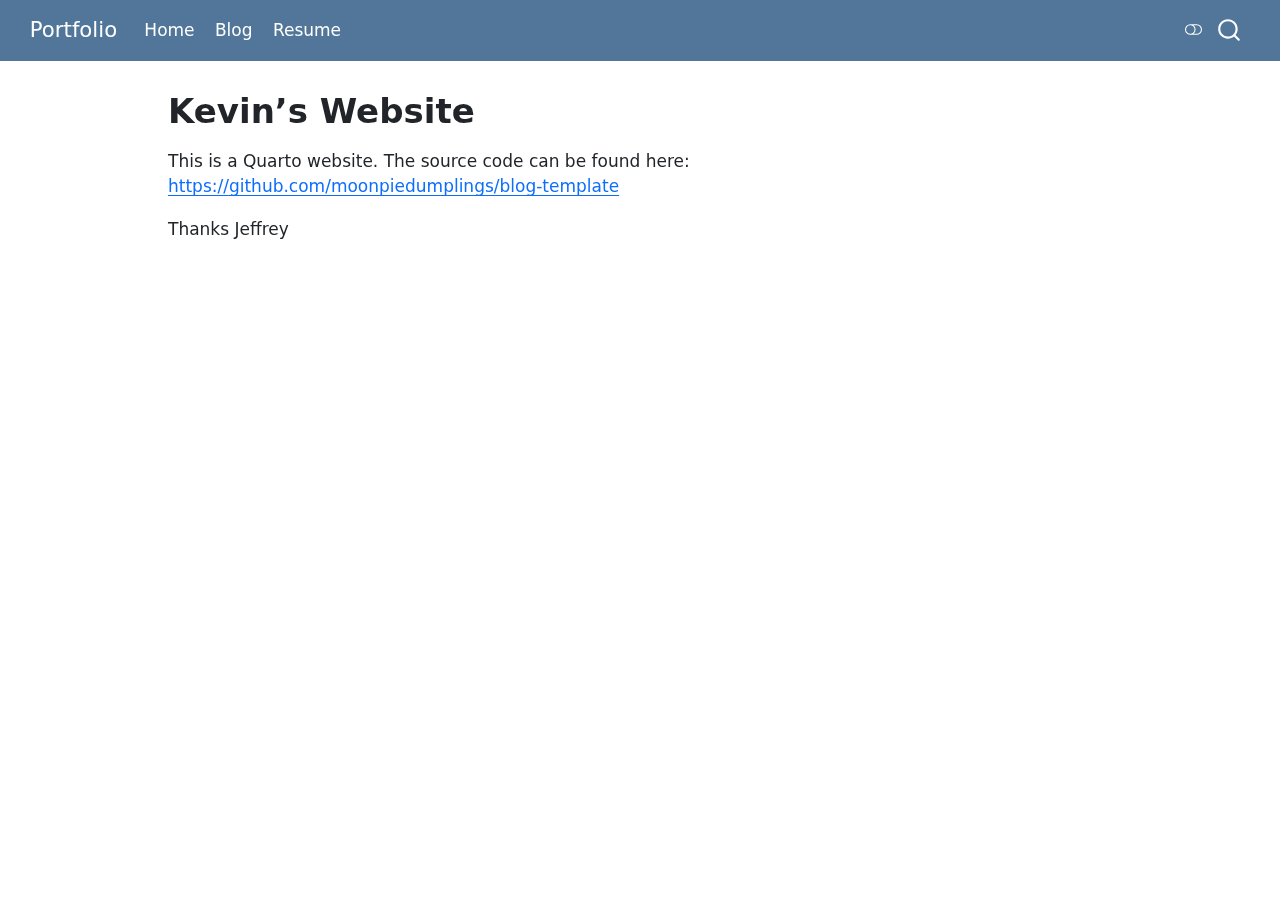
<file: index.html>
<!DOCTYPE html>
<html xmlns="http://www.w3.org/1999/xhtml" lang="en" xml:lang="en"><head>

<meta charset="utf-8">
<meta name="generator" content="quarto-1.6.43">

<meta name="viewport" content="width=device-width, initial-scale=1.0, user-scalable=yes">


<title>Kevin’s Website – Portfolio</title>
<style>
code{white-space: pre-wrap;}
span.smallcaps{font-variant: small-caps;}
div.columns{display: flex; gap: min(4vw, 1.5em);}
div.column{flex: auto; overflow-x: auto;}
div.hanging-indent{margin-left: 1.5em; text-indent: -1.5em;}
ul.task-list{list-style: none;}
ul.task-list li input[type="checkbox"] {
  width: 0.8em;
  margin: 0 0.8em 0.2em -1em; /* quarto-specific, see https://github.com/quarto-dev/quarto-cli/issues/4556 */ 
  vertical-align: middle;
}
</style>


<script src="site_libs/quarto-nav/quarto-nav.js"></script>
<script src="site_libs/quarto-nav/headroom.min.js"></script>
<script src="site_libs/clipboard/clipboard.min.js"></script>
<script src="site_libs/quarto-search/autocomplete.umd.js"></script>
<script src="site_libs/quarto-search/fuse.min.js"></script>
<script src="site_libs/quarto-search/quarto-search.js"></script>
<meta name="quarto:offset" content="./">
<script src="site_libs/quarto-html/quarto.js"></script>
<script src="site_libs/quarto-html/popper.min.js"></script>
<script src="site_libs/quarto-html/tippy.umd.min.js"></script>
<script src="site_libs/quarto-html/anchor.min.js"></script>
<link href="site_libs/quarto-html/tippy.css" rel="stylesheet">
<link href="site_libs/quarto-html/quarto-syntax-highlighting-d4d76bf8491c20bad77d141916dc28e1.css" rel="stylesheet" class="quarto-color-scheme" id="quarto-text-highlighting-styles">
<link href="site_libs/quarto-html/quarto-syntax-highlighting-dark-4379b0ccadffce622b03caf4c46266b3.css" rel="prefetch" class="quarto-color-scheme quarto-color-alternate" id="quarto-text-highlighting-styles">
<script src="site_libs/bootstrap/bootstrap.min.js"></script>
<link href="site_libs/bootstrap/bootstrap-icons.css" rel="stylesheet">
<link href="site_libs/bootstrap/bootstrap-831a6e13d34e89ab8943621a9b1bffba.min.css" rel="stylesheet" append-hash="true" class="quarto-color-scheme" id="quarto-bootstrap" data-mode="light">
<link href="site_libs/bootstrap/bootstrap-dark-449fe9d2e8b55805e22d9263c3f70d3c.min.css" rel="prefetch" append-hash="true" class="quarto-color-scheme quarto-color-alternate" id="quarto-bootstrap" data-mode="dark">
<script id="quarto-search-options" type="application/json">{
  "location": "navbar",
  "copy-button": false,
  "collapse-after": 3,
  "panel-placement": "end",
  "type": "overlay",
  "limit": 50,
  "keyboard-shortcut": [
    "f",
    "/",
    "s"
  ],
  "show-item-context": false,
  "language": {
    "search-no-results-text": "No results",
    "search-matching-documents-text": "matching documents",
    "search-copy-link-title": "Copy link to search",
    "search-hide-matches-text": "Hide additional matches",
    "search-more-match-text": "more match in this document",
    "search-more-matches-text": "more matches in this document",
    "search-clear-button-title": "Clear",
    "search-text-placeholder": "",
    "search-detached-cancel-button-title": "Cancel",
    "search-submit-button-title": "Submit",
    "search-label": "Search"
  }
}</script>


<link rel="stylesheet" href="styles.css">
</head>

<body class="nav-fixed">

<div id="quarto-search-results"></div>
  <header id="quarto-header" class="headroom fixed-top">
    <nav class="navbar navbar-expand-lg " data-bs-theme="dark">
      <div class="navbar-container container-fluid">
      <div class="navbar-brand-container mx-auto">
    <a class="navbar-brand" href="./index.html">
    <span class="navbar-title">Portfolio</span>
    </a>
  </div>
            <div id="quarto-search" class="" title="Search"></div>
          <button class="navbar-toggler" type="button" data-bs-toggle="collapse" data-bs-target="#navbarCollapse" aria-controls="navbarCollapse" role="menu" aria-expanded="false" aria-label="Toggle navigation" onclick="if (window.quartoToggleHeadroom) { window.quartoToggleHeadroom(); }">
  <span class="navbar-toggler-icon"></span>
</button>
          <div class="collapse navbar-collapse" id="navbarCollapse">
            <ul class="navbar-nav navbar-nav-scroll me-auto">
  <li class="nav-item">
    <a class="nav-link active" href="./index.html" aria-current="page"> 
<span class="menu-text">Home</span></a>
  </li>  
  <li class="nav-item">
    <a class="nav-link" href="./blog/index.html"> 
<span class="menu-text">Blog</span></a>
  </li>  
  <li class="nav-item">
    <a class="nav-link" href="./resume/index.html"> 
<span class="menu-text">Resume</span></a>
  </li>  
</ul>
          </div> <!-- /navcollapse -->
            <div class="quarto-navbar-tools">
  <a href="" class="quarto-color-scheme-toggle quarto-navigation-tool  px-1" onclick="window.quartoToggleColorScheme(); return false;" title="Toggle dark mode"><i class="bi"></i></a>
</div>
      </div> <!-- /container-fluid -->
    </nav>
</header>
<!-- content -->
<div id="quarto-content" class="quarto-container page-columns page-rows-contents page-layout-article page-navbar">
<!-- sidebar -->
<!-- margin-sidebar -->
    <div id="quarto-margin-sidebar" class="sidebar margin-sidebar zindex-bottom">
        
    </div>
<!-- main -->
<main class="content" id="quarto-document-content">

<header id="title-block-header" class="quarto-title-block default">
<div class="quarto-title">
<h1 class="title">Kevin’s Website</h1>
</div>



<div class="quarto-title-meta">

    
  
    
  </div>
  


</header>


<p>This is a Quarto website. The source code can be found here: <a href="https://github.com/moonpiedumplings/blog-template">https://github.com/moonpiedumplings/blog-template</a></p>
<p>Thanks Jeffrey</p>



</main> <!-- /main -->
<script id="quarto-html-after-body" type="application/javascript">
window.document.addEventListener("DOMContentLoaded", function (event) {
  const toggleBodyColorMode = (bsSheetEl) => {
    const mode = bsSheetEl.getAttribute("data-mode");
    const bodyEl = window.document.querySelector("body");
    if (mode === "dark") {
      bodyEl.classList.add("quarto-dark");
      bodyEl.classList.remove("quarto-light");
    } else {
      bodyEl.classList.add("quarto-light");
      bodyEl.classList.remove("quarto-dark");
    }
  }
  const toggleBodyColorPrimary = () => {
    const bsSheetEl = window.document.querySelector("link#quarto-bootstrap");
    if (bsSheetEl) {
      toggleBodyColorMode(bsSheetEl);
    }
  }
  toggleBodyColorPrimary();  
  const disableStylesheet = (stylesheets) => {
    for (let i=0; i < stylesheets.length; i++) {
      const stylesheet = stylesheets[i];
      stylesheet.rel = 'prefetch';
    }
  }
  const enableStylesheet = (stylesheets) => {
    for (let i=0; i < stylesheets.length; i++) {
      const stylesheet = stylesheets[i];
      stylesheet.rel = 'stylesheet';
    }
  }
  const manageTransitions = (selector, allowTransitions) => {
    const els = window.document.querySelectorAll(selector);
    for (let i=0; i < els.length; i++) {
      const el = els[i];
      if (allowTransitions) {
        el.classList.remove('notransition');
      } else {
        el.classList.add('notransition');
      }
    }
  }
  const toggleGiscusIfUsed = (isAlternate, darkModeDefault) => {
    const baseTheme = document.querySelector('#giscus-base-theme')?.value ?? 'light';
    const alternateTheme = document.querySelector('#giscus-alt-theme')?.value ?? 'dark';
    let newTheme = '';
    if(darkModeDefault) {
      newTheme = isAlternate ? baseTheme : alternateTheme;
    } else {
      newTheme = isAlternate ? alternateTheme : baseTheme;
    }
    const changeGiscusTheme = () => {
      // From: https://github.com/giscus/giscus/issues/336
      const sendMessage = (message) => {
        const iframe = document.querySelector('iframe.giscus-frame');
        if (!iframe) return;
        iframe.contentWindow.postMessage({ giscus: message }, 'https://giscus.app');
      }
      sendMessage({
        setConfig: {
          theme: newTheme
        }
      });
    }
    const isGiscussLoaded = window.document.querySelector('iframe.giscus-frame') !== null;
    if (isGiscussLoaded) {
      changeGiscusTheme();
    }
  }
  const toggleColorMode = (alternate) => {
    // Switch the stylesheets
    const alternateStylesheets = window.document.querySelectorAll('link.quarto-color-scheme.quarto-color-alternate');
    manageTransitions('#quarto-margin-sidebar .nav-link', false);
    if (alternate) {
      enableStylesheet(alternateStylesheets);
      for (const sheetNode of alternateStylesheets) {
        if (sheetNode.id === "quarto-bootstrap") {
          toggleBodyColorMode(sheetNode);
        }
      }
    } else {
      disableStylesheet(alternateStylesheets);
      toggleBodyColorPrimary();
    }
    manageTransitions('#quarto-margin-sidebar .nav-link', true);
    // Switch the toggles
    const toggles = window.document.querySelectorAll('.quarto-color-scheme-toggle');
    for (let i=0; i < toggles.length; i++) {
      const toggle = toggles[i];
      if (toggle) {
        if (alternate) {
          toggle.classList.add("alternate");     
        } else {
          toggle.classList.remove("alternate");
        }
      }
    }
    // Hack to workaround the fact that safari doesn't
    // properly recolor the scrollbar when toggling (#1455)
    if (navigator.userAgent.indexOf('Safari') > 0 && navigator.userAgent.indexOf('Chrome') == -1) {
      manageTransitions("body", false);
      window.scrollTo(0, 1);
      setTimeout(() => {
        window.scrollTo(0, 0);
        manageTransitions("body", true);
      }, 40);  
    }
  }
  const isFileUrl = () => { 
    return window.location.protocol === 'file:';
  }
  const hasAlternateSentinel = () => {  
    let styleSentinel = getColorSchemeSentinel();
    if (styleSentinel !== null) {
      return styleSentinel === "alternate";
    } else {
      return false;
    }
  }
  const setStyleSentinel = (alternate) => {
    const value = alternate ? "alternate" : "default";
    if (!isFileUrl()) {
      window.localStorage.setItem("quarto-color-scheme", value);
    } else {
      localAlternateSentinel = value;
    }
  }
  const getColorSchemeSentinel = () => {
    if (!isFileUrl()) {
      const storageValue = window.localStorage.getItem("quarto-color-scheme");
      return storageValue != null ? storageValue : localAlternateSentinel;
    } else {
      return localAlternateSentinel;
    }
  }
  const darkModeDefault = false;
  let localAlternateSentinel = darkModeDefault ? 'alternate' : 'default';
  // Dark / light mode switch
  window.quartoToggleColorScheme = () => {
    // Read the current dark / light value 
    let toAlternate = !hasAlternateSentinel();
    toggleColorMode(toAlternate);
    setStyleSentinel(toAlternate);
    toggleGiscusIfUsed(toAlternate, darkModeDefault);
  };
  // Ensure there is a toggle, if there isn't float one in the top right
  if (window.document.querySelector('.quarto-color-scheme-toggle') === null) {
    const a = window.document.createElement('a');
    a.classList.add('top-right');
    a.classList.add('quarto-color-scheme-toggle');
    a.href = "";
    a.onclick = function() { try { window.quartoToggleColorScheme(); } catch {} return false; };
    const i = window.document.createElement("i");
    i.classList.add('bi');
    a.appendChild(i);
    window.document.body.appendChild(a);
  }
  // Switch to dark mode if need be
  if (hasAlternateSentinel()) {
    toggleColorMode(true);
  } else {
    toggleColorMode(false);
  }
  const icon = "";
  const anchorJS = new window.AnchorJS();
  anchorJS.options = {
    placement: 'right',
    icon: icon
  };
  anchorJS.add('.anchored');
  const isCodeAnnotation = (el) => {
    for (const clz of el.classList) {
      if (clz.startsWith('code-annotation-')) {                     
        return true;
      }
    }
    return false;
  }
  const onCopySuccess = function(e) {
    // button target
    const button = e.trigger;
    // don't keep focus
    button.blur();
    // flash "checked"
    button.classList.add('code-copy-button-checked');
    var currentTitle = button.getAttribute("title");
    button.setAttribute("title", "Copied!");
    let tooltip;
    if (window.bootstrap) {
      button.setAttribute("data-bs-toggle", "tooltip");
      button.setAttribute("data-bs-placement", "left");
      button.setAttribute("data-bs-title", "Copied!");
      tooltip = new bootstrap.Tooltip(button, 
        { trigger: "manual", 
          customClass: "code-copy-button-tooltip",
          offset: [0, -8]});
      tooltip.show();    
    }
    setTimeout(function() {
      if (tooltip) {
        tooltip.hide();
        button.removeAttribute("data-bs-title");
        button.removeAttribute("data-bs-toggle");
        button.removeAttribute("data-bs-placement");
      }
      button.setAttribute("title", currentTitle);
      button.classList.remove('code-copy-button-checked');
    }, 1000);
    // clear code selection
    e.clearSelection();
  }
  const getTextToCopy = function(trigger) {
      const codeEl = trigger.previousElementSibling.cloneNode(true);
      for (const childEl of codeEl.children) {
        if (isCodeAnnotation(childEl)) {
          childEl.remove();
        }
      }
      return codeEl.innerText;
  }
  const clipboard = new window.ClipboardJS('.code-copy-button:not([data-in-quarto-modal])', {
    text: getTextToCopy
  });
  clipboard.on('success', onCopySuccess);
  if (window.document.getElementById('quarto-embedded-source-code-modal')) {
    const clipboardModal = new window.ClipboardJS('.code-copy-button[data-in-quarto-modal]', {
      text: getTextToCopy,
      container: window.document.getElementById('quarto-embedded-source-code-modal')
    });
    clipboardModal.on('success', onCopySuccess);
  }
    var localhostRegex = new RegExp(/^(?:http|https):\/\/localhost\:?[0-9]*\//);
    var mailtoRegex = new RegExp(/^mailto:/);
      var filterRegex = new RegExp("https:\/\/yellowpluto\.github\.io\/");
    var isInternal = (href) => {
        return filterRegex.test(href) || localhostRegex.test(href) || mailtoRegex.test(href);
    }
    // Inspect non-navigation links and adorn them if external
 	var links = window.document.querySelectorAll('a[href]:not(.nav-link):not(.navbar-brand):not(.toc-action):not(.sidebar-link):not(.sidebar-item-toggle):not(.pagination-link):not(.no-external):not([aria-hidden]):not(.dropdown-item):not(.quarto-navigation-tool):not(.about-link)');
    for (var i=0; i<links.length; i++) {
      const link = links[i];
      if (!isInternal(link.href)) {
        // undo the damage that might have been done by quarto-nav.js in the case of
        // links that we want to consider external
        if (link.dataset.originalHref !== undefined) {
          link.href = link.dataset.originalHref;
        }
      }
    }
  function tippyHover(el, contentFn, onTriggerFn, onUntriggerFn) {
    const config = {
      allowHTML: true,
      maxWidth: 500,
      delay: 100,
      arrow: false,
      appendTo: function(el) {
          return el.parentElement;
      },
      interactive: true,
      interactiveBorder: 10,
      theme: 'quarto',
      placement: 'bottom-start',
    };
    if (contentFn) {
      config.content = contentFn;
    }
    if (onTriggerFn) {
      config.onTrigger = onTriggerFn;
    }
    if (onUntriggerFn) {
      config.onUntrigger = onUntriggerFn;
    }
    window.tippy(el, config); 
  }
  const noterefs = window.document.querySelectorAll('a[role="doc-noteref"]');
  for (var i=0; i<noterefs.length; i++) {
    const ref = noterefs[i];
    tippyHover(ref, function() {
      // use id or data attribute instead here
      let href = ref.getAttribute('data-footnote-href') || ref.getAttribute('href');
      try { href = new URL(href).hash; } catch {}
      const id = href.replace(/^#\/?/, "");
      const note = window.document.getElementById(id);
      if (note) {
        return note.innerHTML;
      } else {
        return "";
      }
    });
  }
  const xrefs = window.document.querySelectorAll('a.quarto-xref');
  const processXRef = (id, note) => {
    // Strip column container classes
    const stripColumnClz = (el) => {
      el.classList.remove("page-full", "page-columns");
      if (el.children) {
        for (const child of el.children) {
          stripColumnClz(child);
        }
      }
    }
    stripColumnClz(note)
    if (id === null || id.startsWith('sec-')) {
      // Special case sections, only their first couple elements
      const container = document.createElement("div");
      if (note.children && note.children.length > 2) {
        container.appendChild(note.children[0].cloneNode(true));
        for (let i = 1; i < note.children.length; i++) {
          const child = note.children[i];
          if (child.tagName === "P" && child.innerText === "") {
            continue;
          } else {
            container.appendChild(child.cloneNode(true));
            break;
          }
        }
        if (window.Quarto?.typesetMath) {
          window.Quarto.typesetMath(container);
        }
        return container.innerHTML
      } else {
        if (window.Quarto?.typesetMath) {
          window.Quarto.typesetMath(note);
        }
        return note.innerHTML;
      }
    } else {
      // Remove any anchor links if they are present
      const anchorLink = note.querySelector('a.anchorjs-link');
      if (anchorLink) {
        anchorLink.remove();
      }
      if (window.Quarto?.typesetMath) {
        window.Quarto.typesetMath(note);
      }
      if (note.classList.contains("callout")) {
        return note.outerHTML;
      } else {
        return note.innerHTML;
      }
    }
  }
  for (var i=0; i<xrefs.length; i++) {
    const xref = xrefs[i];
    tippyHover(xref, undefined, function(instance) {
      instance.disable();
      let url = xref.getAttribute('href');
      let hash = undefined; 
      if (url.startsWith('#')) {
        hash = url;
      } else {
        try { hash = new URL(url).hash; } catch {}
      }
      if (hash) {
        const id = hash.replace(/^#\/?/, "");
        const note = window.document.getElementById(id);
        if (note !== null) {
          try {
            const html = processXRef(id, note.cloneNode(true));
            instance.setContent(html);
          } finally {
            instance.enable();
            instance.show();
          }
        } else {
          // See if we can fetch this
          fetch(url.split('#')[0])
          .then(res => res.text())
          .then(html => {
            const parser = new DOMParser();
            const htmlDoc = parser.parseFromString(html, "text/html");
            const note = htmlDoc.getElementById(id);
            if (note !== null) {
              const html = processXRef(id, note);
              instance.setContent(html);
            } 
          }).finally(() => {
            instance.enable();
            instance.show();
          });
        }
      } else {
        // See if we can fetch a full url (with no hash to target)
        // This is a special case and we should probably do some content thinning / targeting
        fetch(url)
        .then(res => res.text())
        .then(html => {
          const parser = new DOMParser();
          const htmlDoc = parser.parseFromString(html, "text/html");
          const note = htmlDoc.querySelector('main.content');
          if (note !== null) {
            // This should only happen for chapter cross references
            // (since there is no id in the URL)
            // remove the first header
            if (note.children.length > 0 && note.children[0].tagName === "HEADER") {
              note.children[0].remove();
            }
            const html = processXRef(null, note);
            instance.setContent(html);
          } 
        }).finally(() => {
          instance.enable();
          instance.show();
        });
      }
    }, function(instance) {
    });
  }
      let selectedAnnoteEl;
      const selectorForAnnotation = ( cell, annotation) => {
        let cellAttr = 'data-code-cell="' + cell + '"';
        let lineAttr = 'data-code-annotation="' +  annotation + '"';
        const selector = 'span[' + cellAttr + '][' + lineAttr + ']';
        return selector;
      }
      const selectCodeLines = (annoteEl) => {
        const doc = window.document;
        const targetCell = annoteEl.getAttribute("data-target-cell");
        const targetAnnotation = annoteEl.getAttribute("data-target-annotation");
        const annoteSpan = window.document.querySelector(selectorForAnnotation(targetCell, targetAnnotation));
        const lines = annoteSpan.getAttribute("data-code-lines").split(",");
        const lineIds = lines.map((line) => {
          return targetCell + "-" + line;
        })
        let top = null;
        let height = null;
        let parent = null;
        if (lineIds.length > 0) {
            //compute the position of the single el (top and bottom and make a div)
            const el = window.document.getElementById(lineIds[0]);
            top = el.offsetTop;
            height = el.offsetHeight;
            parent = el.parentElement.parentElement;
          if (lineIds.length > 1) {
            const lastEl = window.document.getElementById(lineIds[lineIds.length - 1]);
            const bottom = lastEl.offsetTop + lastEl.offsetHeight;
            height = bottom - top;
          }
          if (top !== null && height !== null && parent !== null) {
            // cook up a div (if necessary) and position it 
            let div = window.document.getElementById("code-annotation-line-highlight");
            if (div === null) {
              div = window.document.createElement("div");
              div.setAttribute("id", "code-annotation-line-highlight");
              div.style.position = 'absolute';
              parent.appendChild(div);
            }
            div.style.top = top - 2 + "px";
            div.style.height = height + 4 + "px";
            div.style.left = 0;
            let gutterDiv = window.document.getElementById("code-annotation-line-highlight-gutter");
            if (gutterDiv === null) {
              gutterDiv = window.document.createElement("div");
              gutterDiv.setAttribute("id", "code-annotation-line-highlight-gutter");
              gutterDiv.style.position = 'absolute';
              const codeCell = window.document.getElementById(targetCell);
              const gutter = codeCell.querySelector('.code-annotation-gutter');
              gutter.appendChild(gutterDiv);
            }
            gutterDiv.style.top = top - 2 + "px";
            gutterDiv.style.height = height + 4 + "px";
          }
          selectedAnnoteEl = annoteEl;
        }
      };
      const unselectCodeLines = () => {
        const elementsIds = ["code-annotation-line-highlight", "code-annotation-line-highlight-gutter"];
        elementsIds.forEach((elId) => {
          const div = window.document.getElementById(elId);
          if (div) {
            div.remove();
          }
        });
        selectedAnnoteEl = undefined;
      };
        // Handle positioning of the toggle
    window.addEventListener(
      "resize",
      throttle(() => {
        elRect = undefined;
        if (selectedAnnoteEl) {
          selectCodeLines(selectedAnnoteEl);
        }
      }, 10)
    );
    function throttle(fn, ms) {
    let throttle = false;
    let timer;
      return (...args) => {
        if(!throttle) { // first call gets through
            fn.apply(this, args);
            throttle = true;
        } else { // all the others get throttled
            if(timer) clearTimeout(timer); // cancel #2
            timer = setTimeout(() => {
              fn.apply(this, args);
              timer = throttle = false;
            }, ms);
        }
      };
    }
      // Attach click handler to the DT
      const annoteDls = window.document.querySelectorAll('dt[data-target-cell]');
      for (const annoteDlNode of annoteDls) {
        annoteDlNode.addEventListener('click', (event) => {
          const clickedEl = event.target;
          if (clickedEl !== selectedAnnoteEl) {
            unselectCodeLines();
            const activeEl = window.document.querySelector('dt[data-target-cell].code-annotation-active');
            if (activeEl) {
              activeEl.classList.remove('code-annotation-active');
            }
            selectCodeLines(clickedEl);
            clickedEl.classList.add('code-annotation-active');
          } else {
            // Unselect the line
            unselectCodeLines();
            clickedEl.classList.remove('code-annotation-active');
          }
        });
      }
  const findCites = (el) => {
    const parentEl = el.parentElement;
    if (parentEl) {
      const cites = parentEl.dataset.cites;
      if (cites) {
        return {
          el,
          cites: cites.split(' ')
        };
      } else {
        return findCites(el.parentElement)
      }
    } else {
      return undefined;
    }
  };
  var bibliorefs = window.document.querySelectorAll('a[role="doc-biblioref"]');
  for (var i=0; i<bibliorefs.length; i++) {
    const ref = bibliorefs[i];
    const citeInfo = findCites(ref);
    if (citeInfo) {
      tippyHover(citeInfo.el, function() {
        var popup = window.document.createElement('div');
        citeInfo.cites.forEach(function(cite) {
          var citeDiv = window.document.createElement('div');
          citeDiv.classList.add('hanging-indent');
          citeDiv.classList.add('csl-entry');
          var biblioDiv = window.document.getElementById('ref-' + cite);
          if (biblioDiv) {
            citeDiv.innerHTML = biblioDiv.innerHTML;
          }
          popup.appendChild(citeDiv);
        });
        return popup.innerHTML;
      });
    }
  }
});
</script>
</div> <!-- /content -->




</body></html>
</file>
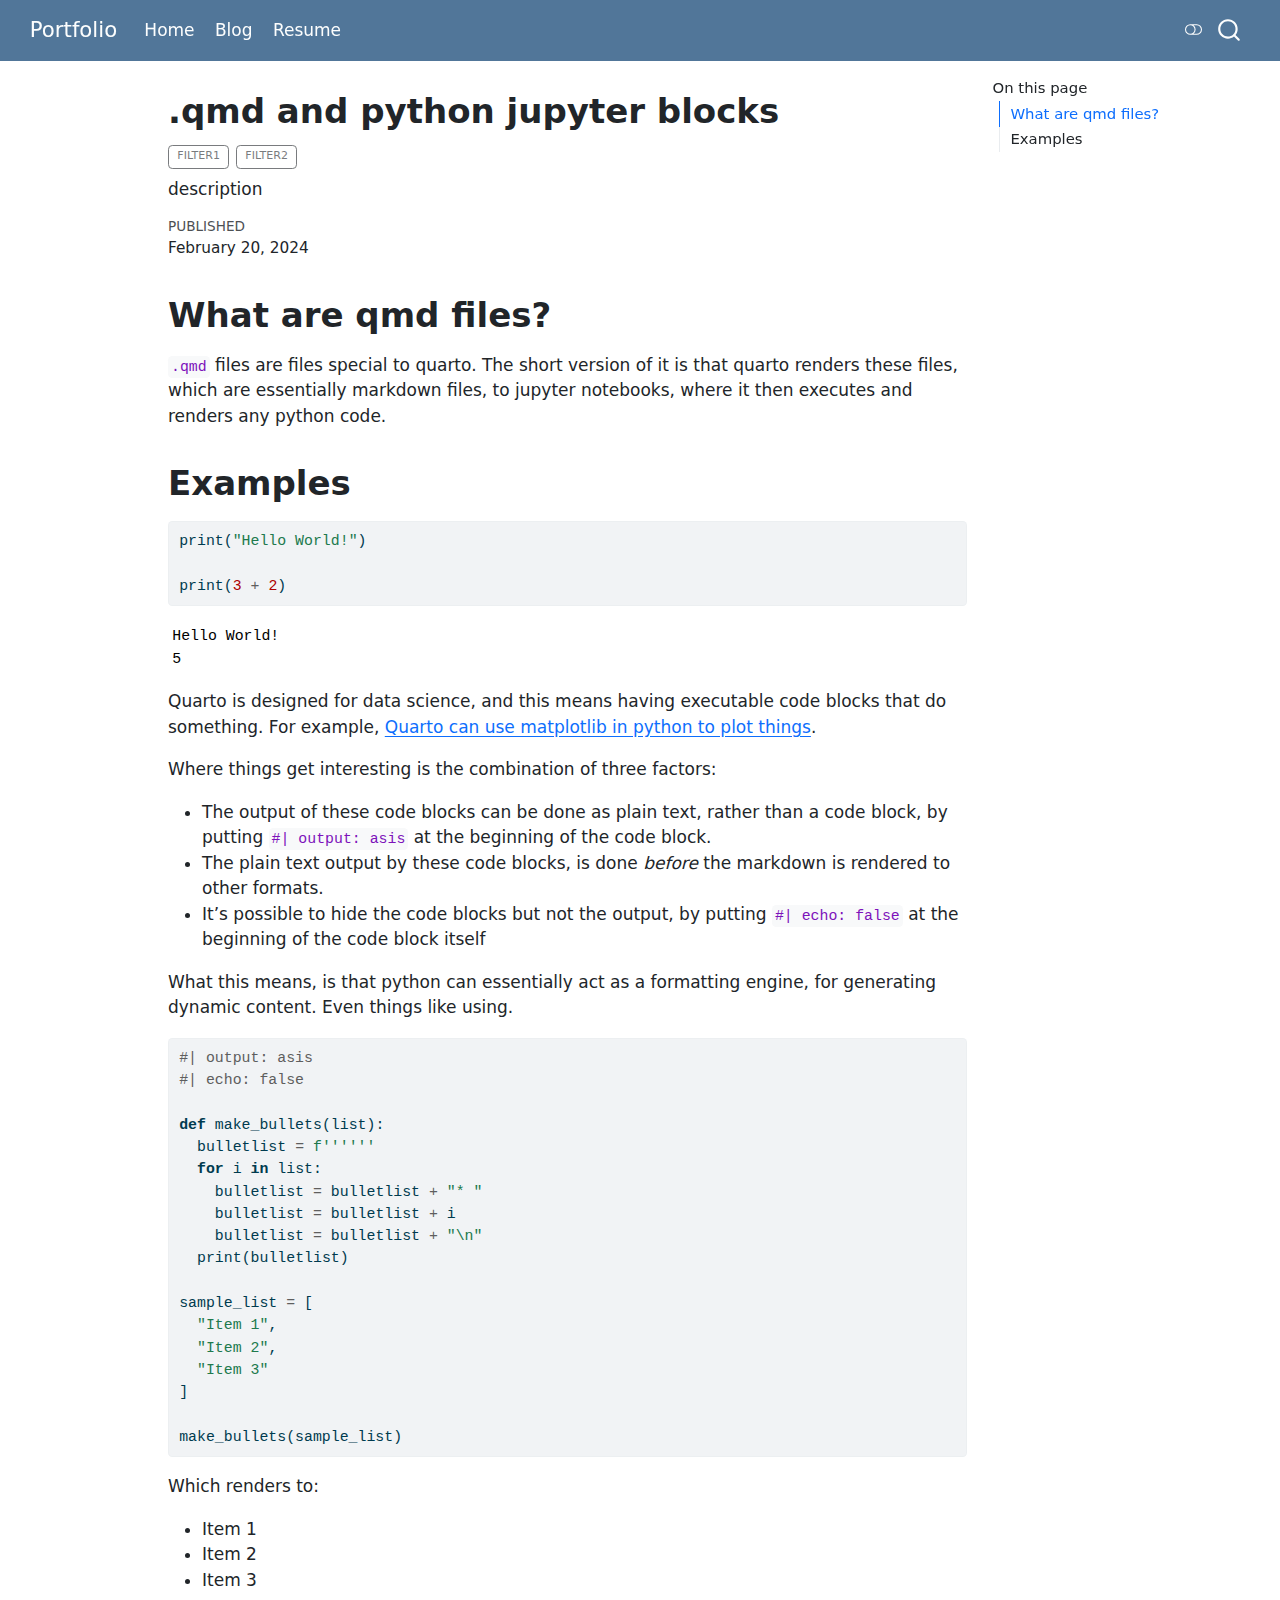
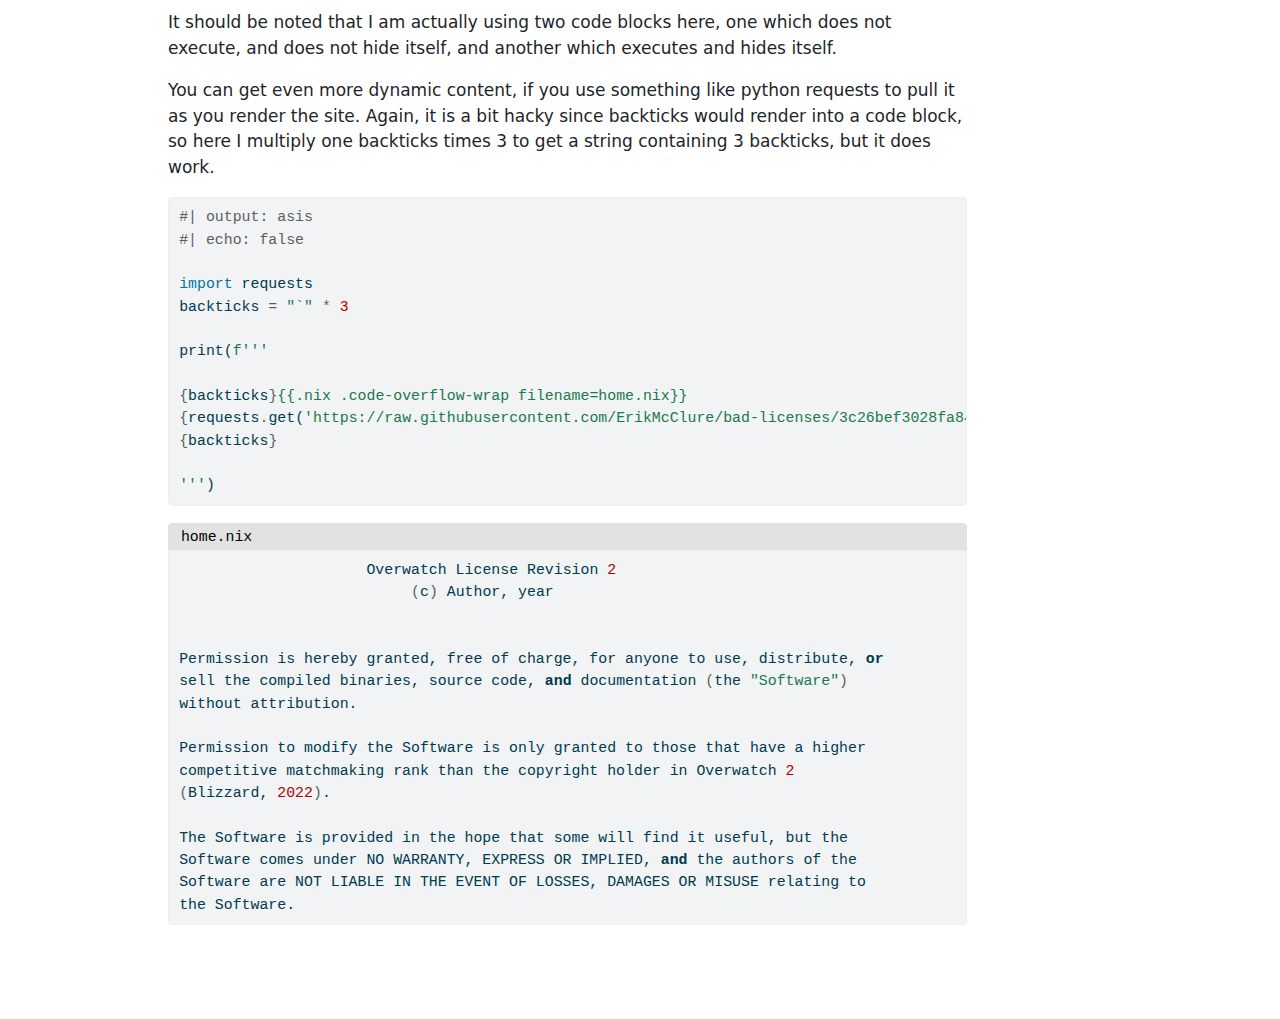
<file: blog/qmd/index.html>
<!DOCTYPE html>
<html xmlns="http://www.w3.org/1999/xhtml" lang="en" xml:lang="en"><head>

<meta charset="utf-8">
<meta name="generator" content="quarto-1.6.43">

<meta name="viewport" content="width=device-width, initial-scale=1.0, user-scalable=yes">

<meta name="dcterms.date" content="2024-02-20">
<meta name="description" content="description">

<title>.qmd and python jupyter blocks – Portfolio</title>
<style>
code{white-space: pre-wrap;}
span.smallcaps{font-variant: small-caps;}
div.columns{display: flex; gap: min(4vw, 1.5em);}
div.column{flex: auto; overflow-x: auto;}
div.hanging-indent{margin-left: 1.5em; text-indent: -1.5em;}
ul.task-list{list-style: none;}
ul.task-list li input[type="checkbox"] {
  width: 0.8em;
  margin: 0 0.8em 0.2em -1em; /* quarto-specific, see https://github.com/quarto-dev/quarto-cli/issues/4556 */ 
  vertical-align: middle;
}
/* CSS for syntax highlighting */
pre > code.sourceCode { white-space: pre; position: relative; }
pre > code.sourceCode > span { line-height: 1.25; }
pre > code.sourceCode > span:empty { height: 1.2em; }
.sourceCode { overflow: visible; }
code.sourceCode > span { color: inherit; text-decoration: inherit; }
div.sourceCode { margin: 1em 0; }
pre.sourceCode { margin: 0; }
@media screen {
div.sourceCode { overflow: auto; }
}
@media print {
pre > code.sourceCode { white-space: pre-wrap; }
pre > code.sourceCode > span { display: inline-block; text-indent: -5em; padding-left: 5em; }
}
pre.numberSource code
  { counter-reset: source-line 0; }
pre.numberSource code > span
  { position: relative; left: -4em; counter-increment: source-line; }
pre.numberSource code > span > a:first-child::before
  { content: counter(source-line);
    position: relative; left: -1em; text-align: right; vertical-align: baseline;
    border: none; display: inline-block;
    -webkit-touch-callout: none; -webkit-user-select: none;
    -khtml-user-select: none; -moz-user-select: none;
    -ms-user-select: none; user-select: none;
    padding: 0 4px; width: 4em;
  }
pre.numberSource { margin-left: 3em;  padding-left: 4px; }
div.sourceCode
  {   }
@media screen {
pre > code.sourceCode > span > a:first-child::before { text-decoration: underline; }
}
</style>


<script src="../../site_libs/quarto-nav/quarto-nav.js"></script>
<script src="../../site_libs/quarto-nav/headroom.min.js"></script>
<script src="../../site_libs/clipboard/clipboard.min.js"></script>
<script src="../../site_libs/quarto-search/autocomplete.umd.js"></script>
<script src="../../site_libs/quarto-search/fuse.min.js"></script>
<script src="../../site_libs/quarto-search/quarto-search.js"></script>
<meta name="quarto:offset" content="../../">
<script src="../../site_libs/quarto-html/quarto.js"></script>
<script src="../../site_libs/quarto-html/popper.min.js"></script>
<script src="../../site_libs/quarto-html/tippy.umd.min.js"></script>
<script src="../../site_libs/quarto-html/anchor.min.js"></script>
<link href="../../site_libs/quarto-html/tippy.css" rel="stylesheet">
<link href="../../site_libs/quarto-html/quarto-syntax-highlighting-d4d76bf8491c20bad77d141916dc28e1.css" rel="stylesheet" class="quarto-color-scheme" id="quarto-text-highlighting-styles">
<link href="../../site_libs/quarto-html/quarto-syntax-highlighting-dark-4379b0ccadffce622b03caf4c46266b3.css" rel="prefetch" class="quarto-color-scheme quarto-color-alternate" id="quarto-text-highlighting-styles">
<script src="../../site_libs/bootstrap/bootstrap.min.js"></script>
<link href="../../site_libs/bootstrap/bootstrap-icons.css" rel="stylesheet">
<link href="../../site_libs/bootstrap/bootstrap-831a6e13d34e89ab8943621a9b1bffba.min.css" rel="stylesheet" append-hash="true" class="quarto-color-scheme" id="quarto-bootstrap" data-mode="light">
<link href="../../site_libs/bootstrap/bootstrap-dark-449fe9d2e8b55805e22d9263c3f70d3c.min.css" rel="prefetch" append-hash="true" class="quarto-color-scheme quarto-color-alternate" id="quarto-bootstrap" data-mode="dark">
<script id="quarto-search-options" type="application/json">{
  "location": "navbar",
  "copy-button": false,
  "collapse-after": 3,
  "panel-placement": "end",
  "type": "overlay",
  "limit": 50,
  "keyboard-shortcut": [
    "f",
    "/",
    "s"
  ],
  "show-item-context": false,
  "language": {
    "search-no-results-text": "No results",
    "search-matching-documents-text": "matching documents",
    "search-copy-link-title": "Copy link to search",
    "search-hide-matches-text": "Hide additional matches",
    "search-more-match-text": "more match in this document",
    "search-more-matches-text": "more matches in this document",
    "search-clear-button-title": "Clear",
    "search-text-placeholder": "",
    "search-detached-cancel-button-title": "Cancel",
    "search-submit-button-title": "Submit",
    "search-label": "Search"
  }
}</script>


<link rel="stylesheet" href="../../styles.css">
</head>

<body class="nav-fixed">

<div id="quarto-search-results"></div>
  <header id="quarto-header" class="headroom fixed-top">
    <nav class="navbar navbar-expand-lg " data-bs-theme="dark">
      <div class="navbar-container container-fluid">
      <div class="navbar-brand-container mx-auto">
    <a class="navbar-brand" href="../../index.html">
    <span class="navbar-title">Portfolio</span>
    </a>
  </div>
            <div id="quarto-search" class="" title="Search"></div>
          <button class="navbar-toggler" type="button" data-bs-toggle="collapse" data-bs-target="#navbarCollapse" aria-controls="navbarCollapse" role="menu" aria-expanded="false" aria-label="Toggle navigation" onclick="if (window.quartoToggleHeadroom) { window.quartoToggleHeadroom(); }">
  <span class="navbar-toggler-icon"></span>
</button>
          <div class="collapse navbar-collapse" id="navbarCollapse">
            <ul class="navbar-nav navbar-nav-scroll me-auto">
  <li class="nav-item">
    <a class="nav-link" href="../../index.html"> 
<span class="menu-text">Home</span></a>
  </li>  
  <li class="nav-item">
    <a class="nav-link" href="../../blog/index.html"> 
<span class="menu-text">Blog</span></a>
  </li>  
  <li class="nav-item">
    <a class="nav-link" href="../../resume/index.html"> 
<span class="menu-text">Resume</span></a>
  </li>  
</ul>
          </div> <!-- /navcollapse -->
            <div class="quarto-navbar-tools">
  <a href="" class="quarto-color-scheme-toggle quarto-navigation-tool  px-1" onclick="window.quartoToggleColorScheme(); return false;" title="Toggle dark mode"><i class="bi"></i></a>
</div>
      </div> <!-- /container-fluid -->
    </nav>
</header>
<!-- content -->
<div id="quarto-content" class="quarto-container page-columns page-rows-contents page-layout-article page-navbar">
<!-- sidebar -->
<!-- margin-sidebar -->
    <div id="quarto-margin-sidebar" class="sidebar margin-sidebar">
        <nav id="TOC" role="doc-toc" class="toc-active">
    <h2 id="toc-title">On this page</h2>
   
  <ul>
  <li><a href="#what-are-qmd-files" id="toc-what-are-qmd-files" class="nav-link active" data-scroll-target="#what-are-qmd-files">What are qmd files?</a></li>
  <li><a href="#examples" id="toc-examples" class="nav-link" data-scroll-target="#examples">Examples</a></li>
  </ul>
</nav>
    </div>
<!-- main -->
<main class="content" id="quarto-document-content">

<header id="title-block-header" class="quarto-title-block default">
<div class="quarto-title">
<h1 class="title">.qmd and python jupyter blocks</h1>
  <div class="quarto-categories">
    <div class="quarto-category">filter1</div>
    <div class="quarto-category">filter2</div>
  </div>
  </div>

<div>
  <div class="description">
    description
  </div>
</div>


<div class="quarto-title-meta">

    
    <div>
    <div class="quarto-title-meta-heading">Published</div>
    <div class="quarto-title-meta-contents">
      <p class="date">February 20, 2024</p>
    </div>
  </div>
  
    
  </div>
  


</header>


<section id="what-are-qmd-files" class="level1">
<h1>What are qmd files?</h1>
<p><code>.qmd</code> files are files special to quarto. The short version of it is that quarto renders these files, which are essentially markdown files, to jupyter notebooks, where it then executes and renders any python code.</p>
</section>
<section id="examples" class="level1">
<h1>Examples</h1>
<div id="80c17917" class="cell" data-execution_count="1">
<div class="sourceCode cell-code" id="cb1"><pre class="sourceCode python code-with-copy"><code class="sourceCode python"><span id="cb1-1"><a href="#cb1-1" aria-hidden="true" tabindex="-1"></a><span class="bu">print</span>(<span class="st">"Hello World!"</span>)</span>
<span id="cb1-2"><a href="#cb1-2" aria-hidden="true" tabindex="-1"></a></span>
<span id="cb1-3"><a href="#cb1-3" aria-hidden="true" tabindex="-1"></a><span class="bu">print</span>(<span class="dv">3</span> <span class="op">+</span> <span class="dv">2</span>)</span></code><button title="Copy to Clipboard" class="code-copy-button"><i class="bi"></i></button></pre></div>
<div class="cell-output cell-output-stdout">
<pre><code>Hello World!
5</code></pre>
</div>
</div>
<p>Quarto is designed for data science, and this means having executable code blocks that do something. For example, <a href="https://quarto.org/docs/computations/python.html">Quarto can use matplotlib in python to plot things</a>.</p>
<p>Where things get interesting is the combination of three factors:</p>
<ul>
<li>The output of these code blocks can be done as plain text, rather than a code block, by putting <code>#| output: asis</code> at the beginning of the code block.</li>
<li>The plain text output by these code blocks, is done <em>before</em> the markdown is rendered to other formats.</li>
<li>It’s possible to hide the code blocks but not the output, by putting <code>#| echo: false</code> at the beginning of the code block itself</li>
</ul>
<p>What this means, is that python can essentially act as a formatting engine, for generating dynamic content. Even things like using.</p>
<div class="sourceCode" id="cb3"><pre class="sourceCode python code-with-copy"><code class="sourceCode python"><span id="cb3-1"><a href="#cb3-1" aria-hidden="true" tabindex="-1"></a><span class="co">#| output: asis</span></span>
<span id="cb3-2"><a href="#cb3-2" aria-hidden="true" tabindex="-1"></a><span class="co">#| echo: false</span></span>
<span id="cb3-3"><a href="#cb3-3" aria-hidden="true" tabindex="-1"></a></span>
<span id="cb3-4"><a href="#cb3-4" aria-hidden="true" tabindex="-1"></a><span class="kw">def</span> make_bullets(<span class="bu">list</span>):</span>
<span id="cb3-5"><a href="#cb3-5" aria-hidden="true" tabindex="-1"></a>  bulletlist <span class="op">=</span> <span class="ss">f''''''</span></span>
<span id="cb3-6"><a href="#cb3-6" aria-hidden="true" tabindex="-1"></a>  <span class="cf">for</span> i <span class="kw">in</span> <span class="bu">list</span>:</span>
<span id="cb3-7"><a href="#cb3-7" aria-hidden="true" tabindex="-1"></a>    bulletlist <span class="op">=</span> bulletlist <span class="op">+</span> <span class="st">"* "</span></span>
<span id="cb3-8"><a href="#cb3-8" aria-hidden="true" tabindex="-1"></a>    bulletlist <span class="op">=</span> bulletlist <span class="op">+</span> i</span>
<span id="cb3-9"><a href="#cb3-9" aria-hidden="true" tabindex="-1"></a>    bulletlist <span class="op">=</span> bulletlist <span class="op">+</span> <span class="st">"</span><span class="ch">\n</span><span class="st">"</span></span>
<span id="cb3-10"><a href="#cb3-10" aria-hidden="true" tabindex="-1"></a>  <span class="bu">print</span>(bulletlist)</span>
<span id="cb3-11"><a href="#cb3-11" aria-hidden="true" tabindex="-1"></a></span>
<span id="cb3-12"><a href="#cb3-12" aria-hidden="true" tabindex="-1"></a>sample_list <span class="op">=</span> [</span>
<span id="cb3-13"><a href="#cb3-13" aria-hidden="true" tabindex="-1"></a>  <span class="st">"Item 1"</span>,</span>
<span id="cb3-14"><a href="#cb3-14" aria-hidden="true" tabindex="-1"></a>  <span class="st">"Item 2"</span>,</span>
<span id="cb3-15"><a href="#cb3-15" aria-hidden="true" tabindex="-1"></a>  <span class="st">"Item 3"</span></span>
<span id="cb3-16"><a href="#cb3-16" aria-hidden="true" tabindex="-1"></a>]</span>
<span id="cb3-17"><a href="#cb3-17" aria-hidden="true" tabindex="-1"></a></span>
<span id="cb3-18"><a href="#cb3-18" aria-hidden="true" tabindex="-1"></a>make_bullets(sample_list)</span></code><button title="Copy to Clipboard" class="code-copy-button"><i class="bi"></i></button></pre></div>
<p>Which renders to:</p>
<ul>
<li>Item 1</li>
<li>Item 2</li>
<li>Item 3</li>
</ul>
<p>It should be noted that I am actually using two code blocks here, one which does not execute, and does not hide itself, and another which executes and hides itself.</p>
<p>You can get even more dynamic content, if you use something like python requests to pull it as you render the site. Again, it is a bit hacky since backticks would render into a code block, so here I multiply one backticks times 3 to get a string containing 3 backticks, but it does work.</p>
<div class="sourceCode" id="cb4"><pre class="sourceCode python code-with-copy"><code class="sourceCode python"><span id="cb4-1"><a href="#cb4-1" aria-hidden="true" tabindex="-1"></a><span class="co">#| output: asis</span></span>
<span id="cb4-2"><a href="#cb4-2" aria-hidden="true" tabindex="-1"></a><span class="co">#| echo: false</span></span>
<span id="cb4-3"><a href="#cb4-3" aria-hidden="true" tabindex="-1"></a></span>
<span id="cb4-4"><a href="#cb4-4" aria-hidden="true" tabindex="-1"></a><span class="im">import</span> requests</span>
<span id="cb4-5"><a href="#cb4-5" aria-hidden="true" tabindex="-1"></a>backticks <span class="op">=</span> <span class="st">"`"</span> <span class="op">*</span> <span class="dv">3</span></span>
<span id="cb4-6"><a href="#cb4-6" aria-hidden="true" tabindex="-1"></a></span>
<span id="cb4-7"><a href="#cb4-7" aria-hidden="true" tabindex="-1"></a><span class="bu">print</span>(<span class="ss">f'''</span></span>
<span id="cb4-8"><a href="#cb4-8" aria-hidden="true" tabindex="-1"></a></span>
<span id="cb4-9"><a href="#cb4-9" aria-hidden="true" tabindex="-1"></a><span class="sc">{</span>backticks<span class="sc">}</span><span class="ch">{{</span><span class="ss">.nix .code-overflow-wrap filename=home.nix</span><span class="ch">}}</span></span>
<span id="cb4-10"><a href="#cb4-10" aria-hidden="true" tabindex="-1"></a><span class="sc">{</span>requests<span class="sc">.</span>get(<span class="st">'https://raw.githubusercontent.com/ErikMcClure/bad-licenses/3c26bef3028fa8470308c493af7d7eae152a19ba/overwatch'</span>)<span class="sc">.</span>text<span class="sc">}</span></span>
<span id="cb4-11"><a href="#cb4-11" aria-hidden="true" tabindex="-1"></a><span class="sc">{</span>backticks<span class="sc">}</span></span>
<span id="cb4-12"><a href="#cb4-12" aria-hidden="true" tabindex="-1"></a></span>
<span id="cb4-13"><a href="#cb4-13" aria-hidden="true" tabindex="-1"></a><span class="ss">'''</span>)</span></code><button title="Copy to Clipboard" class="code-copy-button"><i class="bi"></i></button></pre></div>
<div class="code-with-filename">
<div class="code-with-filename-file">
<pre><strong>home.nix</strong></pre>
</div>
<div class="sourceCode" id="cb5" data-filename="home.nix"><pre class="sourceCode nix code-overflow-wrap code-with-copy"><code class="sourceCode nix"><span id="cb5-1"><a href="#cb5-1" aria-hidden="true" tabindex="-1"></a>                     Overwatch License Revision <span class="dv">2</span></span>
<span id="cb5-2"><a href="#cb5-2" aria-hidden="true" tabindex="-1"></a>                          <span class="op">(</span>c<span class="op">)</span> Author, year</span>
<span id="cb5-3"><a href="#cb5-3" aria-hidden="true" tabindex="-1"></a></span>
<span id="cb5-4"><a href="#cb5-4" aria-hidden="true" tabindex="-1"></a></span>
<span id="cb5-5"><a href="#cb5-5" aria-hidden="true" tabindex="-1"></a>Permission is hereby granted, free of charge, for anyone to use, distribute, <span class="kw">or</span></span>
<span id="cb5-6"><a href="#cb5-6" aria-hidden="true" tabindex="-1"></a>sell the compiled binaries, source code, <span class="kw">and</span> documentation <span class="op">(</span>the <span class="st">"Software"</span><span class="op">)</span></span>
<span id="cb5-7"><a href="#cb5-7" aria-hidden="true" tabindex="-1"></a>without attribution.</span>
<span id="cb5-8"><a href="#cb5-8" aria-hidden="true" tabindex="-1"></a></span>
<span id="cb5-9"><a href="#cb5-9" aria-hidden="true" tabindex="-1"></a>Permission to modify the Software is only granted to those that have a higher</span>
<span id="cb5-10"><a href="#cb5-10" aria-hidden="true" tabindex="-1"></a>competitive matchmaking rank than the copyright holder in Overwatch <span class="dv">2</span></span>
<span id="cb5-11"><a href="#cb5-11" aria-hidden="true" tabindex="-1"></a><span class="op">(</span>Blizzard, <span class="dv">2022</span><span class="op">)</span>.</span>
<span id="cb5-12"><a href="#cb5-12" aria-hidden="true" tabindex="-1"></a></span>
<span id="cb5-13"><a href="#cb5-13" aria-hidden="true" tabindex="-1"></a>The Software is provided in the hope that some will find it useful, but the</span>
<span id="cb5-14"><a href="#cb5-14" aria-hidden="true" tabindex="-1"></a>Software comes under NO WARRANTY, EXPRESS OR IMPLIED, <span class="kw">and</span> the authors of the</span>
<span id="cb5-15"><a href="#cb5-15" aria-hidden="true" tabindex="-1"></a>Software are NOT LIABLE IN THE EVENT OF LOSSES, DAMAGES OR MISUSE relating to</span>
<span id="cb5-16"><a href="#cb5-16" aria-hidden="true" tabindex="-1"></a>the Software.</span></code><button title="Copy to Clipboard" class="code-copy-button"><i class="bi"></i></button></pre></div>
</div>


</section>

</main> <!-- /main -->
<script id="quarto-html-after-body" type="application/javascript">
window.document.addEventListener("DOMContentLoaded", function (event) {
  const toggleBodyColorMode = (bsSheetEl) => {
    const mode = bsSheetEl.getAttribute("data-mode");
    const bodyEl = window.document.querySelector("body");
    if (mode === "dark") {
      bodyEl.classList.add("quarto-dark");
      bodyEl.classList.remove("quarto-light");
    } else {
      bodyEl.classList.add("quarto-light");
      bodyEl.classList.remove("quarto-dark");
    }
  }
  const toggleBodyColorPrimary = () => {
    const bsSheetEl = window.document.querySelector("link#quarto-bootstrap");
    if (bsSheetEl) {
      toggleBodyColorMode(bsSheetEl);
    }
  }
  toggleBodyColorPrimary();  
  const disableStylesheet = (stylesheets) => {
    for (let i=0; i < stylesheets.length; i++) {
      const stylesheet = stylesheets[i];
      stylesheet.rel = 'prefetch';
    }
  }
  const enableStylesheet = (stylesheets) => {
    for (let i=0; i < stylesheets.length; i++) {
      const stylesheet = stylesheets[i];
      stylesheet.rel = 'stylesheet';
    }
  }
  const manageTransitions = (selector, allowTransitions) => {
    const els = window.document.querySelectorAll(selector);
    for (let i=0; i < els.length; i++) {
      const el = els[i];
      if (allowTransitions) {
        el.classList.remove('notransition');
      } else {
        el.classList.add('notransition');
      }
    }
  }
  const toggleGiscusIfUsed = (isAlternate, darkModeDefault) => {
    const baseTheme = document.querySelector('#giscus-base-theme')?.value ?? 'light';
    const alternateTheme = document.querySelector('#giscus-alt-theme')?.value ?? 'dark';
    let newTheme = '';
    if(darkModeDefault) {
      newTheme = isAlternate ? baseTheme : alternateTheme;
    } else {
      newTheme = isAlternate ? alternateTheme : baseTheme;
    }
    const changeGiscusTheme = () => {
      // From: https://github.com/giscus/giscus/issues/336
      const sendMessage = (message) => {
        const iframe = document.querySelector('iframe.giscus-frame');
        if (!iframe) return;
        iframe.contentWindow.postMessage({ giscus: message }, 'https://giscus.app');
      }
      sendMessage({
        setConfig: {
          theme: newTheme
        }
      });
    }
    const isGiscussLoaded = window.document.querySelector('iframe.giscus-frame') !== null;
    if (isGiscussLoaded) {
      changeGiscusTheme();
    }
  }
  const toggleColorMode = (alternate) => {
    // Switch the stylesheets
    const alternateStylesheets = window.document.querySelectorAll('link.quarto-color-scheme.quarto-color-alternate');
    manageTransitions('#quarto-margin-sidebar .nav-link', false);
    if (alternate) {
      enableStylesheet(alternateStylesheets);
      for (const sheetNode of alternateStylesheets) {
        if (sheetNode.id === "quarto-bootstrap") {
          toggleBodyColorMode(sheetNode);
        }
      }
    } else {
      disableStylesheet(alternateStylesheets);
      toggleBodyColorPrimary();
    }
    manageTransitions('#quarto-margin-sidebar .nav-link', true);
    // Switch the toggles
    const toggles = window.document.querySelectorAll('.quarto-color-scheme-toggle');
    for (let i=0; i < toggles.length; i++) {
      const toggle = toggles[i];
      if (toggle) {
        if (alternate) {
          toggle.classList.add("alternate");     
        } else {
          toggle.classList.remove("alternate");
        }
      }
    }
    // Hack to workaround the fact that safari doesn't
    // properly recolor the scrollbar when toggling (#1455)
    if (navigator.userAgent.indexOf('Safari') > 0 && navigator.userAgent.indexOf('Chrome') == -1) {
      manageTransitions("body", false);
      window.scrollTo(0, 1);
      setTimeout(() => {
        window.scrollTo(0, 0);
        manageTransitions("body", true);
      }, 40);  
    }
  }
  const isFileUrl = () => { 
    return window.location.protocol === 'file:';
  }
  const hasAlternateSentinel = () => {  
    let styleSentinel = getColorSchemeSentinel();
    if (styleSentinel !== null) {
      return styleSentinel === "alternate";
    } else {
      return false;
    }
  }
  const setStyleSentinel = (alternate) => {
    const value = alternate ? "alternate" : "default";
    if (!isFileUrl()) {
      window.localStorage.setItem("quarto-color-scheme", value);
    } else {
      localAlternateSentinel = value;
    }
  }
  const getColorSchemeSentinel = () => {
    if (!isFileUrl()) {
      const storageValue = window.localStorage.getItem("quarto-color-scheme");
      return storageValue != null ? storageValue : localAlternateSentinel;
    } else {
      return localAlternateSentinel;
    }
  }
  const darkModeDefault = false;
  let localAlternateSentinel = darkModeDefault ? 'alternate' : 'default';
  // Dark / light mode switch
  window.quartoToggleColorScheme = () => {
    // Read the current dark / light value 
    let toAlternate = !hasAlternateSentinel();
    toggleColorMode(toAlternate);
    setStyleSentinel(toAlternate);
    toggleGiscusIfUsed(toAlternate, darkModeDefault);
  };
  // Ensure there is a toggle, if there isn't float one in the top right
  if (window.document.querySelector('.quarto-color-scheme-toggle') === null) {
    const a = window.document.createElement('a');
    a.classList.add('top-right');
    a.classList.add('quarto-color-scheme-toggle');
    a.href = "";
    a.onclick = function() { try { window.quartoToggleColorScheme(); } catch {} return false; };
    const i = window.document.createElement("i");
    i.classList.add('bi');
    a.appendChild(i);
    window.document.body.appendChild(a);
  }
  // Switch to dark mode if need be
  if (hasAlternateSentinel()) {
    toggleColorMode(true);
  } else {
    toggleColorMode(false);
  }
  const icon = "";
  const anchorJS = new window.AnchorJS();
  anchorJS.options = {
    placement: 'right',
    icon: icon
  };
  anchorJS.add('.anchored');
  const isCodeAnnotation = (el) => {
    for (const clz of el.classList) {
      if (clz.startsWith('code-annotation-')) {                     
        return true;
      }
    }
    return false;
  }
  const onCopySuccess = function(e) {
    // button target
    const button = e.trigger;
    // don't keep focus
    button.blur();
    // flash "checked"
    button.classList.add('code-copy-button-checked');
    var currentTitle = button.getAttribute("title");
    button.setAttribute("title", "Copied!");
    let tooltip;
    if (window.bootstrap) {
      button.setAttribute("data-bs-toggle", "tooltip");
      button.setAttribute("data-bs-placement", "left");
      button.setAttribute("data-bs-title", "Copied!");
      tooltip = new bootstrap.Tooltip(button, 
        { trigger: "manual", 
          customClass: "code-copy-button-tooltip",
          offset: [0, -8]});
      tooltip.show();    
    }
    setTimeout(function() {
      if (tooltip) {
        tooltip.hide();
        button.removeAttribute("data-bs-title");
        button.removeAttribute("data-bs-toggle");
        button.removeAttribute("data-bs-placement");
      }
      button.setAttribute("title", currentTitle);
      button.classList.remove('code-copy-button-checked');
    }, 1000);
    // clear code selection
    e.clearSelection();
  }
  const getTextToCopy = function(trigger) {
      const codeEl = trigger.previousElementSibling.cloneNode(true);
      for (const childEl of codeEl.children) {
        if (isCodeAnnotation(childEl)) {
          childEl.remove();
        }
      }
      return codeEl.innerText;
  }
  const clipboard = new window.ClipboardJS('.code-copy-button:not([data-in-quarto-modal])', {
    text: getTextToCopy
  });
  clipboard.on('success', onCopySuccess);
  if (window.document.getElementById('quarto-embedded-source-code-modal')) {
    const clipboardModal = new window.ClipboardJS('.code-copy-button[data-in-quarto-modal]', {
      text: getTextToCopy,
      container: window.document.getElementById('quarto-embedded-source-code-modal')
    });
    clipboardModal.on('success', onCopySuccess);
  }
    var localhostRegex = new RegExp(/^(?:http|https):\/\/localhost\:?[0-9]*\//);
    var mailtoRegex = new RegExp(/^mailto:/);
      var filterRegex = new RegExp("https:\/\/yellowpluto\.github\.io\/");
    var isInternal = (href) => {
        return filterRegex.test(href) || localhostRegex.test(href) || mailtoRegex.test(href);
    }
    // Inspect non-navigation links and adorn them if external
 	var links = window.document.querySelectorAll('a[href]:not(.nav-link):not(.navbar-brand):not(.toc-action):not(.sidebar-link):not(.sidebar-item-toggle):not(.pagination-link):not(.no-external):not([aria-hidden]):not(.dropdown-item):not(.quarto-navigation-tool):not(.about-link)');
    for (var i=0; i<links.length; i++) {
      const link = links[i];
      if (!isInternal(link.href)) {
        // undo the damage that might have been done by quarto-nav.js in the case of
        // links that we want to consider external
        if (link.dataset.originalHref !== undefined) {
          link.href = link.dataset.originalHref;
        }
      }
    }
  function tippyHover(el, contentFn, onTriggerFn, onUntriggerFn) {
    const config = {
      allowHTML: true,
      maxWidth: 500,
      delay: 100,
      arrow: false,
      appendTo: function(el) {
          return el.parentElement;
      },
      interactive: true,
      interactiveBorder: 10,
      theme: 'quarto',
      placement: 'bottom-start',
    };
    if (contentFn) {
      config.content = contentFn;
    }
    if (onTriggerFn) {
      config.onTrigger = onTriggerFn;
    }
    if (onUntriggerFn) {
      config.onUntrigger = onUntriggerFn;
    }
    window.tippy(el, config); 
  }
  const noterefs = window.document.querySelectorAll('a[role="doc-noteref"]');
  for (var i=0; i<noterefs.length; i++) {
    const ref = noterefs[i];
    tippyHover(ref, function() {
      // use id or data attribute instead here
      let href = ref.getAttribute('data-footnote-href') || ref.getAttribute('href');
      try { href = new URL(href).hash; } catch {}
      const id = href.replace(/^#\/?/, "");
      const note = window.document.getElementById(id);
      if (note) {
        return note.innerHTML;
      } else {
        return "";
      }
    });
  }
  const xrefs = window.document.querySelectorAll('a.quarto-xref');
  const processXRef = (id, note) => {
    // Strip column container classes
    const stripColumnClz = (el) => {
      el.classList.remove("page-full", "page-columns");
      if (el.children) {
        for (const child of el.children) {
          stripColumnClz(child);
        }
      }
    }
    stripColumnClz(note)
    if (id === null || id.startsWith('sec-')) {
      // Special case sections, only their first couple elements
      const container = document.createElement("div");
      if (note.children && note.children.length > 2) {
        container.appendChild(note.children[0].cloneNode(true));
        for (let i = 1; i < note.children.length; i++) {
          const child = note.children[i];
          if (child.tagName === "P" && child.innerText === "") {
            continue;
          } else {
            container.appendChild(child.cloneNode(true));
            break;
          }
        }
        if (window.Quarto?.typesetMath) {
          window.Quarto.typesetMath(container);
        }
        return container.innerHTML
      } else {
        if (window.Quarto?.typesetMath) {
          window.Quarto.typesetMath(note);
        }
        return note.innerHTML;
      }
    } else {
      // Remove any anchor links if they are present
      const anchorLink = note.querySelector('a.anchorjs-link');
      if (anchorLink) {
        anchorLink.remove();
      }
      if (window.Quarto?.typesetMath) {
        window.Quarto.typesetMath(note);
      }
      if (note.classList.contains("callout")) {
        return note.outerHTML;
      } else {
        return note.innerHTML;
      }
    }
  }
  for (var i=0; i<xrefs.length; i++) {
    const xref = xrefs[i];
    tippyHover(xref, undefined, function(instance) {
      instance.disable();
      let url = xref.getAttribute('href');
      let hash = undefined; 
      if (url.startsWith('#')) {
        hash = url;
      } else {
        try { hash = new URL(url).hash; } catch {}
      }
      if (hash) {
        const id = hash.replace(/^#\/?/, "");
        const note = window.document.getElementById(id);
        if (note !== null) {
          try {
            const html = processXRef(id, note.cloneNode(true));
            instance.setContent(html);
          } finally {
            instance.enable();
            instance.show();
          }
        } else {
          // See if we can fetch this
          fetch(url.split('#')[0])
          .then(res => res.text())
          .then(html => {
            const parser = new DOMParser();
            const htmlDoc = parser.parseFromString(html, "text/html");
            const note = htmlDoc.getElementById(id);
            if (note !== null) {
              const html = processXRef(id, note);
              instance.setContent(html);
            } 
          }).finally(() => {
            instance.enable();
            instance.show();
          });
        }
      } else {
        // See if we can fetch a full url (with no hash to target)
        // This is a special case and we should probably do some content thinning / targeting
        fetch(url)
        .then(res => res.text())
        .then(html => {
          const parser = new DOMParser();
          const htmlDoc = parser.parseFromString(html, "text/html");
          const note = htmlDoc.querySelector('main.content');
          if (note !== null) {
            // This should only happen for chapter cross references
            // (since there is no id in the URL)
            // remove the first header
            if (note.children.length > 0 && note.children[0].tagName === "HEADER") {
              note.children[0].remove();
            }
            const html = processXRef(null, note);
            instance.setContent(html);
          } 
        }).finally(() => {
          instance.enable();
          instance.show();
        });
      }
    }, function(instance) {
    });
  }
      let selectedAnnoteEl;
      const selectorForAnnotation = ( cell, annotation) => {
        let cellAttr = 'data-code-cell="' + cell + '"';
        let lineAttr = 'data-code-annotation="' +  annotation + '"';
        const selector = 'span[' + cellAttr + '][' + lineAttr + ']';
        return selector;
      }
      const selectCodeLines = (annoteEl) => {
        const doc = window.document;
        const targetCell = annoteEl.getAttribute("data-target-cell");
        const targetAnnotation = annoteEl.getAttribute("data-target-annotation");
        const annoteSpan = window.document.querySelector(selectorForAnnotation(targetCell, targetAnnotation));
        const lines = annoteSpan.getAttribute("data-code-lines").split(",");
        const lineIds = lines.map((line) => {
          return targetCell + "-" + line;
        })
        let top = null;
        let height = null;
        let parent = null;
        if (lineIds.length > 0) {
            //compute the position of the single el (top and bottom and make a div)
            const el = window.document.getElementById(lineIds[0]);
            top = el.offsetTop;
            height = el.offsetHeight;
            parent = el.parentElement.parentElement;
          if (lineIds.length > 1) {
            const lastEl = window.document.getElementById(lineIds[lineIds.length - 1]);
            const bottom = lastEl.offsetTop + lastEl.offsetHeight;
            height = bottom - top;
          }
          if (top !== null && height !== null && parent !== null) {
            // cook up a div (if necessary) and position it 
            let div = window.document.getElementById("code-annotation-line-highlight");
            if (div === null) {
              div = window.document.createElement("div");
              div.setAttribute("id", "code-annotation-line-highlight");
              div.style.position = 'absolute';
              parent.appendChild(div);
            }
            div.style.top = top - 2 + "px";
            div.style.height = height + 4 + "px";
            div.style.left = 0;
            let gutterDiv = window.document.getElementById("code-annotation-line-highlight-gutter");
            if (gutterDiv === null) {
              gutterDiv = window.document.createElement("div");
              gutterDiv.setAttribute("id", "code-annotation-line-highlight-gutter");
              gutterDiv.style.position = 'absolute';
              const codeCell = window.document.getElementById(targetCell);
              const gutter = codeCell.querySelector('.code-annotation-gutter');
              gutter.appendChild(gutterDiv);
            }
            gutterDiv.style.top = top - 2 + "px";
            gutterDiv.style.height = height + 4 + "px";
          }
          selectedAnnoteEl = annoteEl;
        }
      };
      const unselectCodeLines = () => {
        const elementsIds = ["code-annotation-line-highlight", "code-annotation-line-highlight-gutter"];
        elementsIds.forEach((elId) => {
          const div = window.document.getElementById(elId);
          if (div) {
            div.remove();
          }
        });
        selectedAnnoteEl = undefined;
      };
        // Handle positioning of the toggle
    window.addEventListener(
      "resize",
      throttle(() => {
        elRect = undefined;
        if (selectedAnnoteEl) {
          selectCodeLines(selectedAnnoteEl);
        }
      }, 10)
    );
    function throttle(fn, ms) {
    let throttle = false;
    let timer;
      return (...args) => {
        if(!throttle) { // first call gets through
            fn.apply(this, args);
            throttle = true;
        } else { // all the others get throttled
            if(timer) clearTimeout(timer); // cancel #2
            timer = setTimeout(() => {
              fn.apply(this, args);
              timer = throttle = false;
            }, ms);
        }
      };
    }
      // Attach click handler to the DT
      const annoteDls = window.document.querySelectorAll('dt[data-target-cell]');
      for (const annoteDlNode of annoteDls) {
        annoteDlNode.addEventListener('click', (event) => {
          const clickedEl = event.target;
          if (clickedEl !== selectedAnnoteEl) {
            unselectCodeLines();
            const activeEl = window.document.querySelector('dt[data-target-cell].code-annotation-active');
            if (activeEl) {
              activeEl.classList.remove('code-annotation-active');
            }
            selectCodeLines(clickedEl);
            clickedEl.classList.add('code-annotation-active');
          } else {
            // Unselect the line
            unselectCodeLines();
            clickedEl.classList.remove('code-annotation-active');
          }
        });
      }
  const findCites = (el) => {
    const parentEl = el.parentElement;
    if (parentEl) {
      const cites = parentEl.dataset.cites;
      if (cites) {
        return {
          el,
          cites: cites.split(' ')
        };
      } else {
        return findCites(el.parentElement)
      }
    } else {
      return undefined;
    }
  };
  var bibliorefs = window.document.querySelectorAll('a[role="doc-biblioref"]');
  for (var i=0; i<bibliorefs.length; i++) {
    const ref = bibliorefs[i];
    const citeInfo = findCites(ref);
    if (citeInfo) {
      tippyHover(citeInfo.el, function() {
        var popup = window.document.createElement('div');
        citeInfo.cites.forEach(function(cite) {
          var citeDiv = window.document.createElement('div');
          citeDiv.classList.add('hanging-indent');
          citeDiv.classList.add('csl-entry');
          var biblioDiv = window.document.getElementById('ref-' + cite);
          if (biblioDiv) {
            citeDiv.innerHTML = biblioDiv.innerHTML;
          }
          popup.appendChild(citeDiv);
        });
        return popup.innerHTML;
      });
    }
  }
});
</script>
</div> <!-- /content -->




</body></html>
</file>
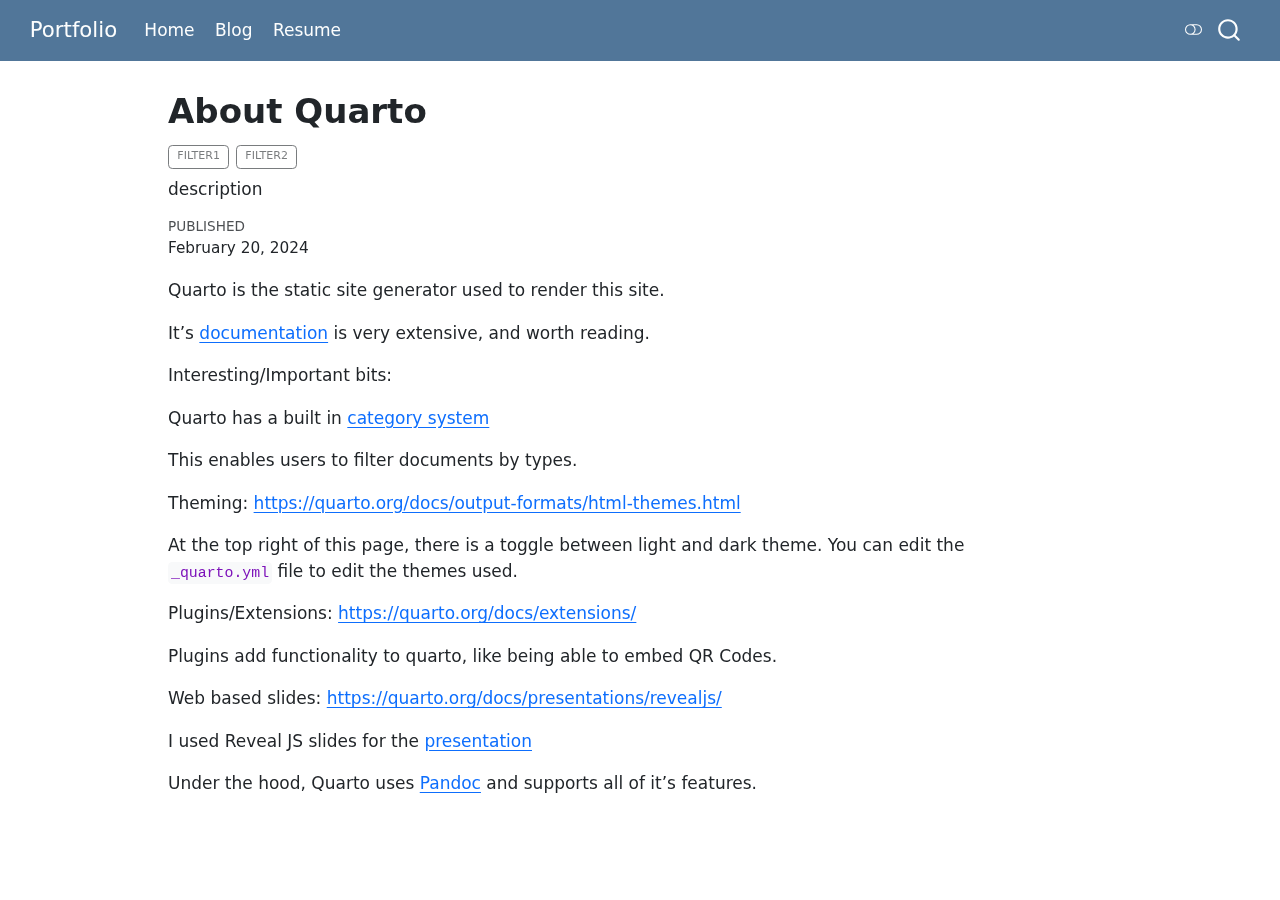
<file: blog/quarto/index.html>
<!DOCTYPE html>
<html xmlns="http://www.w3.org/1999/xhtml" lang="en" xml:lang="en"><head>

<meta charset="utf-8">
<meta name="generator" content="quarto-1.6.43">

<meta name="viewport" content="width=device-width, initial-scale=1.0, user-scalable=yes">

<meta name="dcterms.date" content="2024-02-20">
<meta name="description" content="description">

<title>About Quarto – Portfolio</title>
<style>
code{white-space: pre-wrap;}
span.smallcaps{font-variant: small-caps;}
div.columns{display: flex; gap: min(4vw, 1.5em);}
div.column{flex: auto; overflow-x: auto;}
div.hanging-indent{margin-left: 1.5em; text-indent: -1.5em;}
ul.task-list{list-style: none;}
ul.task-list li input[type="checkbox"] {
  width: 0.8em;
  margin: 0 0.8em 0.2em -1em; /* quarto-specific, see https://github.com/quarto-dev/quarto-cli/issues/4556 */ 
  vertical-align: middle;
}
</style>


<script src="../../site_libs/quarto-nav/quarto-nav.js"></script>
<script src="../../site_libs/quarto-nav/headroom.min.js"></script>
<script src="../../site_libs/clipboard/clipboard.min.js"></script>
<script src="../../site_libs/quarto-search/autocomplete.umd.js"></script>
<script src="../../site_libs/quarto-search/fuse.min.js"></script>
<script src="../../site_libs/quarto-search/quarto-search.js"></script>
<meta name="quarto:offset" content="../../">
<script src="../../site_libs/quarto-html/quarto.js"></script>
<script src="../../site_libs/quarto-html/popper.min.js"></script>
<script src="../../site_libs/quarto-html/tippy.umd.min.js"></script>
<script src="../../site_libs/quarto-html/anchor.min.js"></script>
<link href="../../site_libs/quarto-html/tippy.css" rel="stylesheet">
<link href="../../site_libs/quarto-html/quarto-syntax-highlighting-d4d76bf8491c20bad77d141916dc28e1.css" rel="stylesheet" class="quarto-color-scheme" id="quarto-text-highlighting-styles">
<link href="../../site_libs/quarto-html/quarto-syntax-highlighting-dark-4379b0ccadffce622b03caf4c46266b3.css" rel="prefetch" class="quarto-color-scheme quarto-color-alternate" id="quarto-text-highlighting-styles">
<script src="../../site_libs/bootstrap/bootstrap.min.js"></script>
<link href="../../site_libs/bootstrap/bootstrap-icons.css" rel="stylesheet">
<link href="../../site_libs/bootstrap/bootstrap-831a6e13d34e89ab8943621a9b1bffba.min.css" rel="stylesheet" append-hash="true" class="quarto-color-scheme" id="quarto-bootstrap" data-mode="light">
<link href="../../site_libs/bootstrap/bootstrap-dark-449fe9d2e8b55805e22d9263c3f70d3c.min.css" rel="prefetch" append-hash="true" class="quarto-color-scheme quarto-color-alternate" id="quarto-bootstrap" data-mode="dark">
<script id="quarto-search-options" type="application/json">{
  "location": "navbar",
  "copy-button": false,
  "collapse-after": 3,
  "panel-placement": "end",
  "type": "overlay",
  "limit": 50,
  "keyboard-shortcut": [
    "f",
    "/",
    "s"
  ],
  "show-item-context": false,
  "language": {
    "search-no-results-text": "No results",
    "search-matching-documents-text": "matching documents",
    "search-copy-link-title": "Copy link to search",
    "search-hide-matches-text": "Hide additional matches",
    "search-more-match-text": "more match in this document",
    "search-more-matches-text": "more matches in this document",
    "search-clear-button-title": "Clear",
    "search-text-placeholder": "",
    "search-detached-cancel-button-title": "Cancel",
    "search-submit-button-title": "Submit",
    "search-label": "Search"
  }
}</script>


<link rel="stylesheet" href="../../styles.css">
</head>

<body class="nav-fixed">

<div id="quarto-search-results"></div>
  <header id="quarto-header" class="headroom fixed-top">
    <nav class="navbar navbar-expand-lg " data-bs-theme="dark">
      <div class="navbar-container container-fluid">
      <div class="navbar-brand-container mx-auto">
    <a class="navbar-brand" href="../../index.html">
    <span class="navbar-title">Portfolio</span>
    </a>
  </div>
            <div id="quarto-search" class="" title="Search"></div>
          <button class="navbar-toggler" type="button" data-bs-toggle="collapse" data-bs-target="#navbarCollapse" aria-controls="navbarCollapse" role="menu" aria-expanded="false" aria-label="Toggle navigation" onclick="if (window.quartoToggleHeadroom) { window.quartoToggleHeadroom(); }">
  <span class="navbar-toggler-icon"></span>
</button>
          <div class="collapse navbar-collapse" id="navbarCollapse">
            <ul class="navbar-nav navbar-nav-scroll me-auto">
  <li class="nav-item">
    <a class="nav-link" href="../../index.html"> 
<span class="menu-text">Home</span></a>
  </li>  
  <li class="nav-item">
    <a class="nav-link" href="../../blog/index.html"> 
<span class="menu-text">Blog</span></a>
  </li>  
  <li class="nav-item">
    <a class="nav-link" href="../../resume/index.html"> 
<span class="menu-text">Resume</span></a>
  </li>  
</ul>
          </div> <!-- /navcollapse -->
            <div class="quarto-navbar-tools">
  <a href="" class="quarto-color-scheme-toggle quarto-navigation-tool  px-1" onclick="window.quartoToggleColorScheme(); return false;" title="Toggle dark mode"><i class="bi"></i></a>
</div>
      </div> <!-- /container-fluid -->
    </nav>
</header>
<!-- content -->
<div id="quarto-content" class="quarto-container page-columns page-rows-contents page-layout-article page-navbar">
<!-- sidebar -->
<!-- margin-sidebar -->
    <div id="quarto-margin-sidebar" class="sidebar margin-sidebar zindex-bottom">
        
    </div>
<!-- main -->
<main class="content" id="quarto-document-content">

<header id="title-block-header" class="quarto-title-block default">
<div class="quarto-title">
<h1 class="title">About Quarto</h1>
  <div class="quarto-categories">
    <div class="quarto-category">filter1</div>
    <div class="quarto-category">filter2</div>
  </div>
  </div>

<div>
  <div class="description">
    description
  </div>
</div>


<div class="quarto-title-meta">

    
    <div>
    <div class="quarto-title-meta-heading">Published</div>
    <div class="quarto-title-meta-contents">
      <p class="date">February 20, 2024</p>
    </div>
  </div>
  
    
  </div>
  


</header>


<p>Quarto is the static site generator used to render this site.</p>
<p>It’s <a href="https://quarto.org/docs/guide/">documentation</a> is very extensive, and worth reading.</p>
<p>Interesting/Important bits:</p>
<p>Quarto has a built in <a href="https://quarto.org/docs/websites/website-listings.html#categories">category system</a></p>
<p>This enables users to filter documents by types.</p>
<p>Theming: <a href="https://quarto.org/docs/output-formats/html-themes.html" class="uri">https://quarto.org/docs/output-formats/html-themes.html</a></p>
<p>At the top right of this page, there is a toggle between light and dark theme. You can edit the <code>_quarto.yml</code> file to edit the themes used.</p>
<p>Plugins/Extensions: <a href="https://quarto.org/docs/extensions/" class="uri">https://quarto.org/docs/extensions/</a></p>
<p>Plugins add functionality to quarto, like being able to embed QR Codes.</p>
<p>Web based slides: <a href="https://quarto.org/docs/presentations/revealjs/" class="uri">https://quarto.org/docs/presentations/revealjs/</a></p>
<p>I used Reveal JS slides for the <a href="https://moonpiedumplings.github.io/talks/self-site/presentation.html">presentation</a></p>
<p>Under the hood, Quarto uses <a href="https://pandoc.org/">Pandoc</a> and supports all of it’s features.</p>



</main> <!-- /main -->
<script id="quarto-html-after-body" type="application/javascript">
window.document.addEventListener("DOMContentLoaded", function (event) {
  const toggleBodyColorMode = (bsSheetEl) => {
    const mode = bsSheetEl.getAttribute("data-mode");
    const bodyEl = window.document.querySelector("body");
    if (mode === "dark") {
      bodyEl.classList.add("quarto-dark");
      bodyEl.classList.remove("quarto-light");
    } else {
      bodyEl.classList.add("quarto-light");
      bodyEl.classList.remove("quarto-dark");
    }
  }
  const toggleBodyColorPrimary = () => {
    const bsSheetEl = window.document.querySelector("link#quarto-bootstrap");
    if (bsSheetEl) {
      toggleBodyColorMode(bsSheetEl);
    }
  }
  toggleBodyColorPrimary();  
  const disableStylesheet = (stylesheets) => {
    for (let i=0; i < stylesheets.length; i++) {
      const stylesheet = stylesheets[i];
      stylesheet.rel = 'prefetch';
    }
  }
  const enableStylesheet = (stylesheets) => {
    for (let i=0; i < stylesheets.length; i++) {
      const stylesheet = stylesheets[i];
      stylesheet.rel = 'stylesheet';
    }
  }
  const manageTransitions = (selector, allowTransitions) => {
    const els = window.document.querySelectorAll(selector);
    for (let i=0; i < els.length; i++) {
      const el = els[i];
      if (allowTransitions) {
        el.classList.remove('notransition');
      } else {
        el.classList.add('notransition');
      }
    }
  }
  const toggleGiscusIfUsed = (isAlternate, darkModeDefault) => {
    const baseTheme = document.querySelector('#giscus-base-theme')?.value ?? 'light';
    const alternateTheme = document.querySelector('#giscus-alt-theme')?.value ?? 'dark';
    let newTheme = '';
    if(darkModeDefault) {
      newTheme = isAlternate ? baseTheme : alternateTheme;
    } else {
      newTheme = isAlternate ? alternateTheme : baseTheme;
    }
    const changeGiscusTheme = () => {
      // From: https://github.com/giscus/giscus/issues/336
      const sendMessage = (message) => {
        const iframe = document.querySelector('iframe.giscus-frame');
        if (!iframe) return;
        iframe.contentWindow.postMessage({ giscus: message }, 'https://giscus.app');
      }
      sendMessage({
        setConfig: {
          theme: newTheme
        }
      });
    }
    const isGiscussLoaded = window.document.querySelector('iframe.giscus-frame') !== null;
    if (isGiscussLoaded) {
      changeGiscusTheme();
    }
  }
  const toggleColorMode = (alternate) => {
    // Switch the stylesheets
    const alternateStylesheets = window.document.querySelectorAll('link.quarto-color-scheme.quarto-color-alternate');
    manageTransitions('#quarto-margin-sidebar .nav-link', false);
    if (alternate) {
      enableStylesheet(alternateStylesheets);
      for (const sheetNode of alternateStylesheets) {
        if (sheetNode.id === "quarto-bootstrap") {
          toggleBodyColorMode(sheetNode);
        }
      }
    } else {
      disableStylesheet(alternateStylesheets);
      toggleBodyColorPrimary();
    }
    manageTransitions('#quarto-margin-sidebar .nav-link', true);
    // Switch the toggles
    const toggles = window.document.querySelectorAll('.quarto-color-scheme-toggle');
    for (let i=0; i < toggles.length; i++) {
      const toggle = toggles[i];
      if (toggle) {
        if (alternate) {
          toggle.classList.add("alternate");     
        } else {
          toggle.classList.remove("alternate");
        }
      }
    }
    // Hack to workaround the fact that safari doesn't
    // properly recolor the scrollbar when toggling (#1455)
    if (navigator.userAgent.indexOf('Safari') > 0 && navigator.userAgent.indexOf('Chrome') == -1) {
      manageTransitions("body", false);
      window.scrollTo(0, 1);
      setTimeout(() => {
        window.scrollTo(0, 0);
        manageTransitions("body", true);
      }, 40);  
    }
  }
  const isFileUrl = () => { 
    return window.location.protocol === 'file:';
  }
  const hasAlternateSentinel = () => {  
    let styleSentinel = getColorSchemeSentinel();
    if (styleSentinel !== null) {
      return styleSentinel === "alternate";
    } else {
      return false;
    }
  }
  const setStyleSentinel = (alternate) => {
    const value = alternate ? "alternate" : "default";
    if (!isFileUrl()) {
      window.localStorage.setItem("quarto-color-scheme", value);
    } else {
      localAlternateSentinel = value;
    }
  }
  const getColorSchemeSentinel = () => {
    if (!isFileUrl()) {
      const storageValue = window.localStorage.getItem("quarto-color-scheme");
      return storageValue != null ? storageValue : localAlternateSentinel;
    } else {
      return localAlternateSentinel;
    }
  }
  const darkModeDefault = false;
  let localAlternateSentinel = darkModeDefault ? 'alternate' : 'default';
  // Dark / light mode switch
  window.quartoToggleColorScheme = () => {
    // Read the current dark / light value 
    let toAlternate = !hasAlternateSentinel();
    toggleColorMode(toAlternate);
    setStyleSentinel(toAlternate);
    toggleGiscusIfUsed(toAlternate, darkModeDefault);
  };
  // Ensure there is a toggle, if there isn't float one in the top right
  if (window.document.querySelector('.quarto-color-scheme-toggle') === null) {
    const a = window.document.createElement('a');
    a.classList.add('top-right');
    a.classList.add('quarto-color-scheme-toggle');
    a.href = "";
    a.onclick = function() { try { window.quartoToggleColorScheme(); } catch {} return false; };
    const i = window.document.createElement("i");
    i.classList.add('bi');
    a.appendChild(i);
    window.document.body.appendChild(a);
  }
  // Switch to dark mode if need be
  if (hasAlternateSentinel()) {
    toggleColorMode(true);
  } else {
    toggleColorMode(false);
  }
  const icon = "";
  const anchorJS = new window.AnchorJS();
  anchorJS.options = {
    placement: 'right',
    icon: icon
  };
  anchorJS.add('.anchored');
  const isCodeAnnotation = (el) => {
    for (const clz of el.classList) {
      if (clz.startsWith('code-annotation-')) {                     
        return true;
      }
    }
    return false;
  }
  const onCopySuccess = function(e) {
    // button target
    const button = e.trigger;
    // don't keep focus
    button.blur();
    // flash "checked"
    button.classList.add('code-copy-button-checked');
    var currentTitle = button.getAttribute("title");
    button.setAttribute("title", "Copied!");
    let tooltip;
    if (window.bootstrap) {
      button.setAttribute("data-bs-toggle", "tooltip");
      button.setAttribute("data-bs-placement", "left");
      button.setAttribute("data-bs-title", "Copied!");
      tooltip = new bootstrap.Tooltip(button, 
        { trigger: "manual", 
          customClass: "code-copy-button-tooltip",
          offset: [0, -8]});
      tooltip.show();    
    }
    setTimeout(function() {
      if (tooltip) {
        tooltip.hide();
        button.removeAttribute("data-bs-title");
        button.removeAttribute("data-bs-toggle");
        button.removeAttribute("data-bs-placement");
      }
      button.setAttribute("title", currentTitle);
      button.classList.remove('code-copy-button-checked');
    }, 1000);
    // clear code selection
    e.clearSelection();
  }
  const getTextToCopy = function(trigger) {
      const codeEl = trigger.previousElementSibling.cloneNode(true);
      for (const childEl of codeEl.children) {
        if (isCodeAnnotation(childEl)) {
          childEl.remove();
        }
      }
      return codeEl.innerText;
  }
  const clipboard = new window.ClipboardJS('.code-copy-button:not([data-in-quarto-modal])', {
    text: getTextToCopy
  });
  clipboard.on('success', onCopySuccess);
  if (window.document.getElementById('quarto-embedded-source-code-modal')) {
    const clipboardModal = new window.ClipboardJS('.code-copy-button[data-in-quarto-modal]', {
      text: getTextToCopy,
      container: window.document.getElementById('quarto-embedded-source-code-modal')
    });
    clipboardModal.on('success', onCopySuccess);
  }
    var localhostRegex = new RegExp(/^(?:http|https):\/\/localhost\:?[0-9]*\//);
    var mailtoRegex = new RegExp(/^mailto:/);
      var filterRegex = new RegExp("https:\/\/yellowpluto\.github\.io\/");
    var isInternal = (href) => {
        return filterRegex.test(href) || localhostRegex.test(href) || mailtoRegex.test(href);
    }
    // Inspect non-navigation links and adorn them if external
 	var links = window.document.querySelectorAll('a[href]:not(.nav-link):not(.navbar-brand):not(.toc-action):not(.sidebar-link):not(.sidebar-item-toggle):not(.pagination-link):not(.no-external):not([aria-hidden]):not(.dropdown-item):not(.quarto-navigation-tool):not(.about-link)');
    for (var i=0; i<links.length; i++) {
      const link = links[i];
      if (!isInternal(link.href)) {
        // undo the damage that might have been done by quarto-nav.js in the case of
        // links that we want to consider external
        if (link.dataset.originalHref !== undefined) {
          link.href = link.dataset.originalHref;
        }
      }
    }
  function tippyHover(el, contentFn, onTriggerFn, onUntriggerFn) {
    const config = {
      allowHTML: true,
      maxWidth: 500,
      delay: 100,
      arrow: false,
      appendTo: function(el) {
          return el.parentElement;
      },
      interactive: true,
      interactiveBorder: 10,
      theme: 'quarto',
      placement: 'bottom-start',
    };
    if (contentFn) {
      config.content = contentFn;
    }
    if (onTriggerFn) {
      config.onTrigger = onTriggerFn;
    }
    if (onUntriggerFn) {
      config.onUntrigger = onUntriggerFn;
    }
    window.tippy(el, config); 
  }
  const noterefs = window.document.querySelectorAll('a[role="doc-noteref"]');
  for (var i=0; i<noterefs.length; i++) {
    const ref = noterefs[i];
    tippyHover(ref, function() {
      // use id or data attribute instead here
      let href = ref.getAttribute('data-footnote-href') || ref.getAttribute('href');
      try { href = new URL(href).hash; } catch {}
      const id = href.replace(/^#\/?/, "");
      const note = window.document.getElementById(id);
      if (note) {
        return note.innerHTML;
      } else {
        return "";
      }
    });
  }
  const xrefs = window.document.querySelectorAll('a.quarto-xref');
  const processXRef = (id, note) => {
    // Strip column container classes
    const stripColumnClz = (el) => {
      el.classList.remove("page-full", "page-columns");
      if (el.children) {
        for (const child of el.children) {
          stripColumnClz(child);
        }
      }
    }
    stripColumnClz(note)
    if (id === null || id.startsWith('sec-')) {
      // Special case sections, only their first couple elements
      const container = document.createElement("div");
      if (note.children && note.children.length > 2) {
        container.appendChild(note.children[0].cloneNode(true));
        for (let i = 1; i < note.children.length; i++) {
          const child = note.children[i];
          if (child.tagName === "P" && child.innerText === "") {
            continue;
          } else {
            container.appendChild(child.cloneNode(true));
            break;
          }
        }
        if (window.Quarto?.typesetMath) {
          window.Quarto.typesetMath(container);
        }
        return container.innerHTML
      } else {
        if (window.Quarto?.typesetMath) {
          window.Quarto.typesetMath(note);
        }
        return note.innerHTML;
      }
    } else {
      // Remove any anchor links if they are present
      const anchorLink = note.querySelector('a.anchorjs-link');
      if (anchorLink) {
        anchorLink.remove();
      }
      if (window.Quarto?.typesetMath) {
        window.Quarto.typesetMath(note);
      }
      if (note.classList.contains("callout")) {
        return note.outerHTML;
      } else {
        return note.innerHTML;
      }
    }
  }
  for (var i=0; i<xrefs.length; i++) {
    const xref = xrefs[i];
    tippyHover(xref, undefined, function(instance) {
      instance.disable();
      let url = xref.getAttribute('href');
      let hash = undefined; 
      if (url.startsWith('#')) {
        hash = url;
      } else {
        try { hash = new URL(url).hash; } catch {}
      }
      if (hash) {
        const id = hash.replace(/^#\/?/, "");
        const note = window.document.getElementById(id);
        if (note !== null) {
          try {
            const html = processXRef(id, note.cloneNode(true));
            instance.setContent(html);
          } finally {
            instance.enable();
            instance.show();
          }
        } else {
          // See if we can fetch this
          fetch(url.split('#')[0])
          .then(res => res.text())
          .then(html => {
            const parser = new DOMParser();
            const htmlDoc = parser.parseFromString(html, "text/html");
            const note = htmlDoc.getElementById(id);
            if (note !== null) {
              const html = processXRef(id, note);
              instance.setContent(html);
            } 
          }).finally(() => {
            instance.enable();
            instance.show();
          });
        }
      } else {
        // See if we can fetch a full url (with no hash to target)
        // This is a special case and we should probably do some content thinning / targeting
        fetch(url)
        .then(res => res.text())
        .then(html => {
          const parser = new DOMParser();
          const htmlDoc = parser.parseFromString(html, "text/html");
          const note = htmlDoc.querySelector('main.content');
          if (note !== null) {
            // This should only happen for chapter cross references
            // (since there is no id in the URL)
            // remove the first header
            if (note.children.length > 0 && note.children[0].tagName === "HEADER") {
              note.children[0].remove();
            }
            const html = processXRef(null, note);
            instance.setContent(html);
          } 
        }).finally(() => {
          instance.enable();
          instance.show();
        });
      }
    }, function(instance) {
    });
  }
      let selectedAnnoteEl;
      const selectorForAnnotation = ( cell, annotation) => {
        let cellAttr = 'data-code-cell="' + cell + '"';
        let lineAttr = 'data-code-annotation="' +  annotation + '"';
        const selector = 'span[' + cellAttr + '][' + lineAttr + ']';
        return selector;
      }
      const selectCodeLines = (annoteEl) => {
        const doc = window.document;
        const targetCell = annoteEl.getAttribute("data-target-cell");
        const targetAnnotation = annoteEl.getAttribute("data-target-annotation");
        const annoteSpan = window.document.querySelector(selectorForAnnotation(targetCell, targetAnnotation));
        const lines = annoteSpan.getAttribute("data-code-lines").split(",");
        const lineIds = lines.map((line) => {
          return targetCell + "-" + line;
        })
        let top = null;
        let height = null;
        let parent = null;
        if (lineIds.length > 0) {
            //compute the position of the single el (top and bottom and make a div)
            const el = window.document.getElementById(lineIds[0]);
            top = el.offsetTop;
            height = el.offsetHeight;
            parent = el.parentElement.parentElement;
          if (lineIds.length > 1) {
            const lastEl = window.document.getElementById(lineIds[lineIds.length - 1]);
            const bottom = lastEl.offsetTop + lastEl.offsetHeight;
            height = bottom - top;
          }
          if (top !== null && height !== null && parent !== null) {
            // cook up a div (if necessary) and position it 
            let div = window.document.getElementById("code-annotation-line-highlight");
            if (div === null) {
              div = window.document.createElement("div");
              div.setAttribute("id", "code-annotation-line-highlight");
              div.style.position = 'absolute';
              parent.appendChild(div);
            }
            div.style.top = top - 2 + "px";
            div.style.height = height + 4 + "px";
            div.style.left = 0;
            let gutterDiv = window.document.getElementById("code-annotation-line-highlight-gutter");
            if (gutterDiv === null) {
              gutterDiv = window.document.createElement("div");
              gutterDiv.setAttribute("id", "code-annotation-line-highlight-gutter");
              gutterDiv.style.position = 'absolute';
              const codeCell = window.document.getElementById(targetCell);
              const gutter = codeCell.querySelector('.code-annotation-gutter');
              gutter.appendChild(gutterDiv);
            }
            gutterDiv.style.top = top - 2 + "px";
            gutterDiv.style.height = height + 4 + "px";
          }
          selectedAnnoteEl = annoteEl;
        }
      };
      const unselectCodeLines = () => {
        const elementsIds = ["code-annotation-line-highlight", "code-annotation-line-highlight-gutter"];
        elementsIds.forEach((elId) => {
          const div = window.document.getElementById(elId);
          if (div) {
            div.remove();
          }
        });
        selectedAnnoteEl = undefined;
      };
        // Handle positioning of the toggle
    window.addEventListener(
      "resize",
      throttle(() => {
        elRect = undefined;
        if (selectedAnnoteEl) {
          selectCodeLines(selectedAnnoteEl);
        }
      }, 10)
    );
    function throttle(fn, ms) {
    let throttle = false;
    let timer;
      return (...args) => {
        if(!throttle) { // first call gets through
            fn.apply(this, args);
            throttle = true;
        } else { // all the others get throttled
            if(timer) clearTimeout(timer); // cancel #2
            timer = setTimeout(() => {
              fn.apply(this, args);
              timer = throttle = false;
            }, ms);
        }
      };
    }
      // Attach click handler to the DT
      const annoteDls = window.document.querySelectorAll('dt[data-target-cell]');
      for (const annoteDlNode of annoteDls) {
        annoteDlNode.addEventListener('click', (event) => {
          const clickedEl = event.target;
          if (clickedEl !== selectedAnnoteEl) {
            unselectCodeLines();
            const activeEl = window.document.querySelector('dt[data-target-cell].code-annotation-active');
            if (activeEl) {
              activeEl.classList.remove('code-annotation-active');
            }
            selectCodeLines(clickedEl);
            clickedEl.classList.add('code-annotation-active');
          } else {
            // Unselect the line
            unselectCodeLines();
            clickedEl.classList.remove('code-annotation-active');
          }
        });
      }
  const findCites = (el) => {
    const parentEl = el.parentElement;
    if (parentEl) {
      const cites = parentEl.dataset.cites;
      if (cites) {
        return {
          el,
          cites: cites.split(' ')
        };
      } else {
        return findCites(el.parentElement)
      }
    } else {
      return undefined;
    }
  };
  var bibliorefs = window.document.querySelectorAll('a[role="doc-biblioref"]');
  for (var i=0; i<bibliorefs.length; i++) {
    const ref = bibliorefs[i];
    const citeInfo = findCites(ref);
    if (citeInfo) {
      tippyHover(citeInfo.el, function() {
        var popup = window.document.createElement('div');
        citeInfo.cites.forEach(function(cite) {
          var citeDiv = window.document.createElement('div');
          citeDiv.classList.add('hanging-indent');
          citeDiv.classList.add('csl-entry');
          var biblioDiv = window.document.getElementById('ref-' + cite);
          if (biblioDiv) {
            citeDiv.innerHTML = biblioDiv.innerHTML;
          }
          popup.appendChild(citeDiv);
        });
        return popup.innerHTML;
      });
    }
  }
});
</script>
</div> <!-- /content -->




</body></html>
</file>
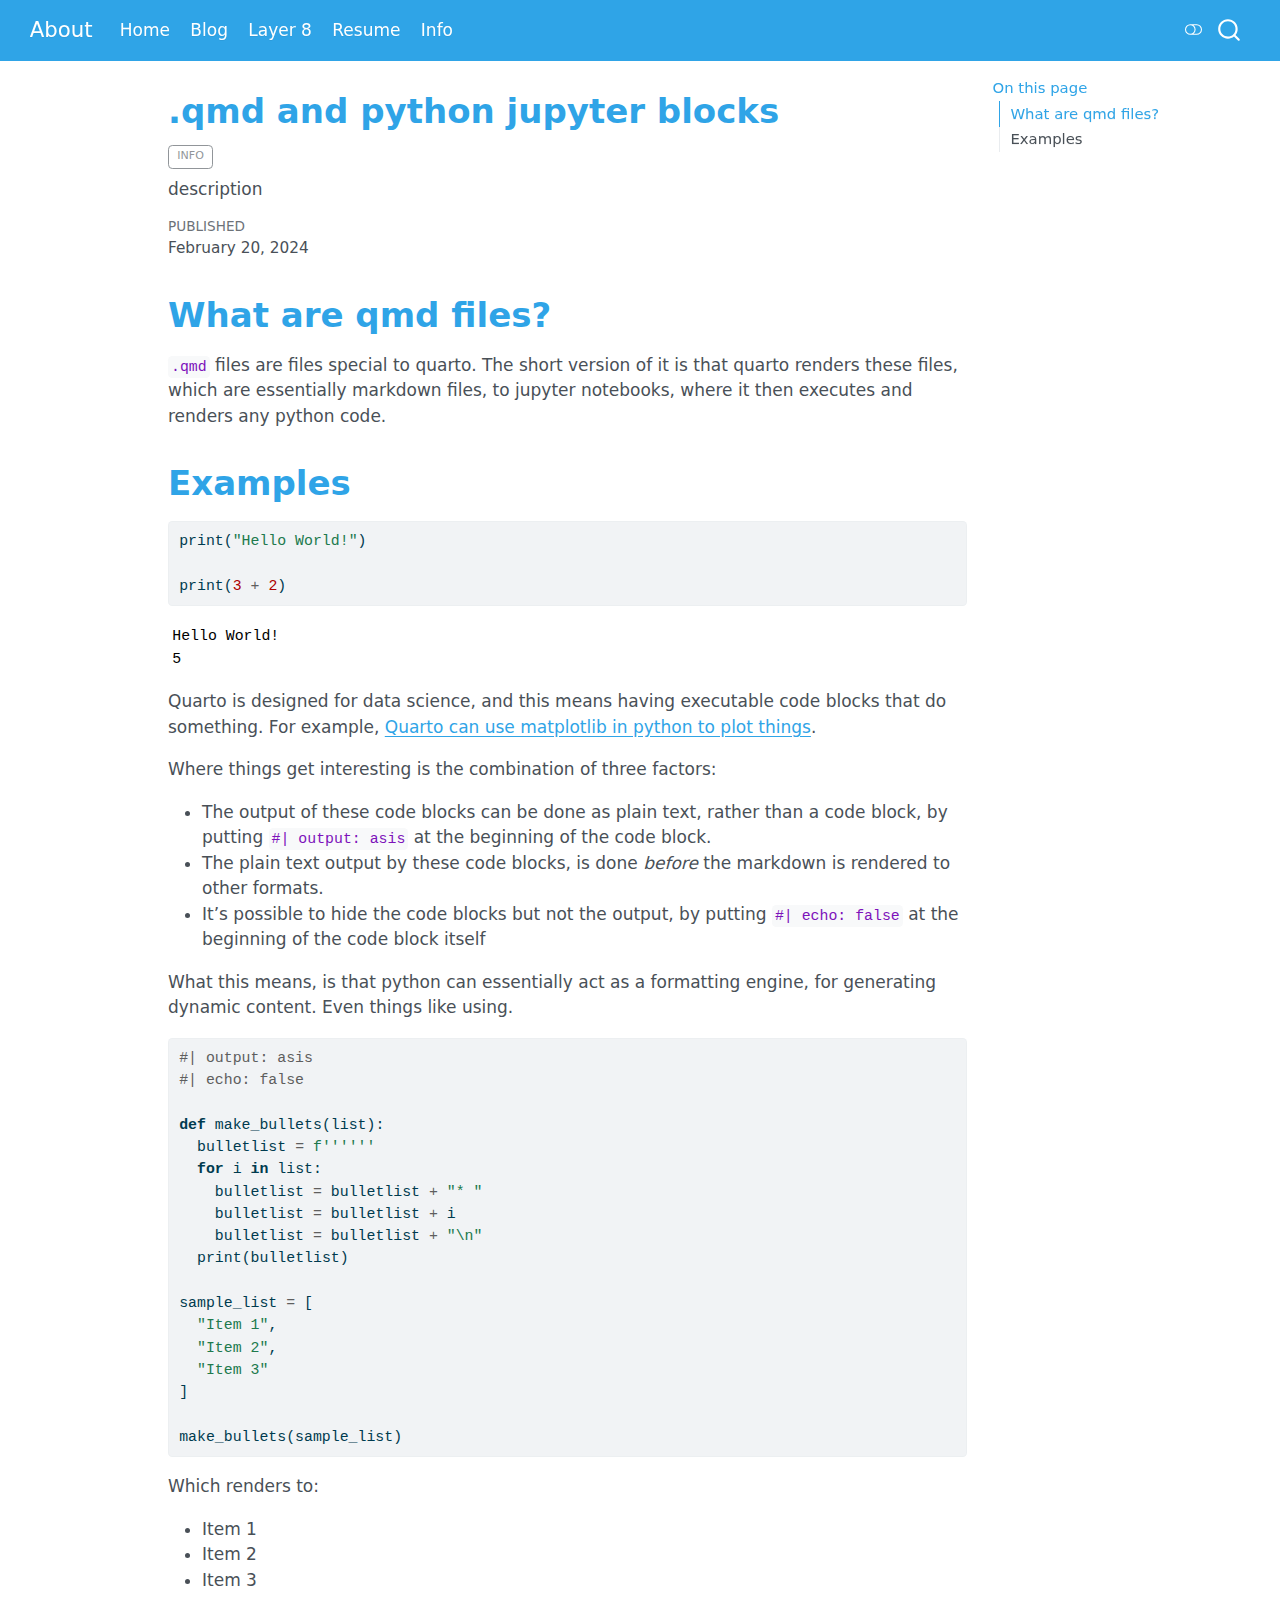
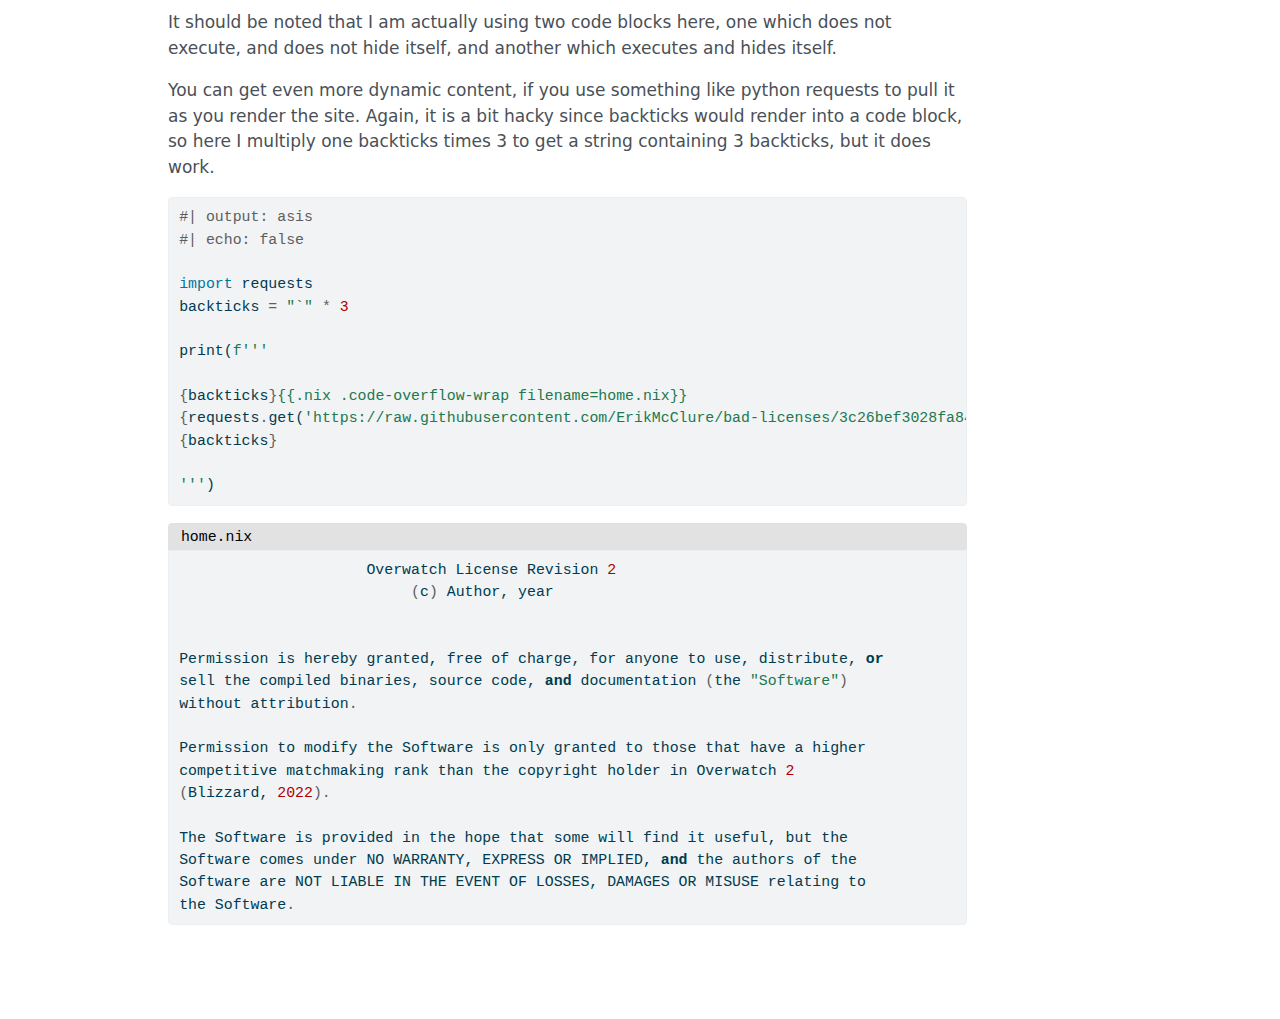
<file: info/qmd/index.html>
<!DOCTYPE html>
<html xmlns="http://www.w3.org/1999/xhtml" lang="en" xml:lang="en"><head>

<meta charset="utf-8">
<meta name="generator" content="quarto-1.7.32">

<meta name="viewport" content="width=device-width, initial-scale=1.0, user-scalable=yes">

<meta name="dcterms.date" content="2024-02-20">
<meta name="description" content="description">

<title>.qmd and python jupyter blocks – About</title>
<style>
code{white-space: pre-wrap;}
span.smallcaps{font-variant: small-caps;}
div.columns{display: flex; gap: min(4vw, 1.5em);}
div.column{flex: auto; overflow-x: auto;}
div.hanging-indent{margin-left: 1.5em; text-indent: -1.5em;}
ul.task-list{list-style: none;}
ul.task-list li input[type="checkbox"] {
  width: 0.8em;
  margin: 0 0.8em 0.2em -1em; /* quarto-specific, see https://github.com/quarto-dev/quarto-cli/issues/4556 */ 
  vertical-align: middle;
}
/* CSS for syntax highlighting */
html { -webkit-text-size-adjust: 100%; }
pre > code.sourceCode { white-space: pre; position: relative; }
pre > code.sourceCode > span { display: inline-block; line-height: 1.25; }
pre > code.sourceCode > span:empty { height: 1.2em; }
.sourceCode { overflow: visible; }
code.sourceCode > span { color: inherit; text-decoration: inherit; }
div.sourceCode { margin: 1em 0; }
pre.sourceCode { margin: 0; }
@media screen {
div.sourceCode { overflow: auto; }
}
@media print {
pre > code.sourceCode { white-space: pre-wrap; }
pre > code.sourceCode > span { text-indent: -5em; padding-left: 5em; }
}
pre.numberSource code
  { counter-reset: source-line 0; }
pre.numberSource code > span
  { position: relative; left: -4em; counter-increment: source-line; }
pre.numberSource code > span > a:first-child::before
  { content: counter(source-line);
    position: relative; left: -1em; text-align: right; vertical-align: baseline;
    border: none; display: inline-block;
    -webkit-touch-callout: none; -webkit-user-select: none;
    -khtml-user-select: none; -moz-user-select: none;
    -ms-user-select: none; user-select: none;
    padding: 0 4px; width: 4em;
  }
pre.numberSource { margin-left: 3em;  padding-left: 4px; }
div.sourceCode
  {   }
@media screen {
pre > code.sourceCode > span > a:first-child::before { text-decoration: underline; }
}
</style>


<script src="../../site_libs/quarto-nav/quarto-nav.js"></script>
<script src="../../site_libs/quarto-nav/headroom.min.js"></script>
<script src="../../site_libs/clipboard/clipboard.min.js"></script>
<script src="../../site_libs/quarto-search/autocomplete.umd.js"></script>
<script src="../../site_libs/quarto-search/fuse.min.js"></script>
<script src="../../site_libs/quarto-search/quarto-search.js"></script>
<meta name="quarto:offset" content="../../">
<script src="../../site_libs/quarto-html/quarto.js" type="module"></script>
<script src="../../site_libs/quarto-html/tabsets/tabsets.js" type="module"></script>
<script src="../../site_libs/quarto-html/popper.min.js"></script>
<script src="../../site_libs/quarto-html/tippy.umd.min.js"></script>
<script src="../../site_libs/quarto-html/anchor.min.js"></script>
<link href="../../site_libs/quarto-html/tippy.css" rel="stylesheet">
<link href="../../site_libs/quarto-html/quarto-syntax-highlighting-37eea08aefeeee20ff55810ff984fec1.css" rel="stylesheet" class="quarto-color-scheme" id="quarto-text-highlighting-styles">
<link href="../../site_libs/quarto-html/quarto-syntax-highlighting-dark-2fef5ea3f8957b3e4ecc936fc74692ca.css" rel="stylesheet" class="quarto-color-scheme quarto-color-alternate" id="quarto-text-highlighting-styles">
<link href="../../site_libs/quarto-html/quarto-syntax-highlighting-37eea08aefeeee20ff55810ff984fec1.css" rel="stylesheet" class="quarto-color-scheme-extra" id="quarto-text-highlighting-styles">
<script src="../../site_libs/bootstrap/bootstrap.min.js"></script>
<link href="../../site_libs/bootstrap/bootstrap-icons.css" rel="stylesheet">
<link href="../../site_libs/bootstrap/bootstrap-380c5fe20c4b4af02aabc578c2514cbc.min.css" rel="stylesheet" append-hash="true" class="quarto-color-scheme" id="quarto-bootstrap" data-mode="light">
<link href="../../site_libs/bootstrap/bootstrap-dark-1e815c4c50043f7e8fc9161d15dcdabb.min.css" rel="stylesheet" append-hash="true" class="quarto-color-scheme quarto-color-alternate" id="quarto-bootstrap" data-mode="dark">
<link href="../../site_libs/bootstrap/bootstrap-380c5fe20c4b4af02aabc578c2514cbc.min.css" rel="stylesheet" append-hash="true" class="quarto-color-scheme-extra" id="quarto-bootstrap" data-mode="light">
<script id="quarto-search-options" type="application/json">{
  "location": "navbar",
  "copy-button": false,
  "collapse-after": 3,
  "panel-placement": "end",
  "type": "overlay",
  "limit": 50,
  "keyboard-shortcut": [
    "f",
    "/",
    "s"
  ],
  "show-item-context": false,
  "language": {
    "search-no-results-text": "No results",
    "search-matching-documents-text": "matching documents",
    "search-copy-link-title": "Copy link to search",
    "search-hide-matches-text": "Hide additional matches",
    "search-more-match-text": "more match in this document",
    "search-more-matches-text": "more matches in this document",
    "search-clear-button-title": "Clear",
    "search-text-placeholder": "",
    "search-detached-cancel-button-title": "Cancel",
    "search-submit-button-title": "Submit",
    "search-label": "Search"
  }
}</script>


<link rel="stylesheet" href="../../styles.css">
</head>

<body class="nav-fixed quarto-light"><script id="quarto-html-before-body" type="application/javascript">
    const toggleBodyColorMode = (bsSheetEl) => {
      const mode = bsSheetEl.getAttribute("data-mode");
      const bodyEl = window.document.querySelector("body");
      if (mode === "dark") {
        bodyEl.classList.add("quarto-dark");
        bodyEl.classList.remove("quarto-light");
      } else {
        bodyEl.classList.add("quarto-light");
        bodyEl.classList.remove("quarto-dark");
      }
    }
    const toggleBodyColorPrimary = () => {
      const bsSheetEl = window.document.querySelector("link#quarto-bootstrap:not([rel=disabled-stylesheet])");
      if (bsSheetEl) {
        toggleBodyColorMode(bsSheetEl);
      }
    }
    const setColorSchemeToggle = (alternate) => {
      const toggles = window.document.querySelectorAll('.quarto-color-scheme-toggle');
      for (let i=0; i < toggles.length; i++) {
        const toggle = toggles[i];
        if (toggle) {
          if (alternate) {
            toggle.classList.add("alternate");
          } else {
            toggle.classList.remove("alternate");
          }
        }
      }
    };
    const toggleColorMode = (alternate) => {
      // Switch the stylesheets
      const primaryStylesheets = window.document.querySelectorAll('link.quarto-color-scheme:not(.quarto-color-alternate)');
      const alternateStylesheets = window.document.querySelectorAll('link.quarto-color-scheme.quarto-color-alternate');
      manageTransitions('#quarto-margin-sidebar .nav-link', false);
      if (alternate) {
        // note: dark is layered on light, we don't disable primary!
        enableStylesheet(alternateStylesheets);
        for (const sheetNode of alternateStylesheets) {
          if (sheetNode.id === "quarto-bootstrap") {
            toggleBodyColorMode(sheetNode);
          }
        }
      } else {
        disableStylesheet(alternateStylesheets);
        enableStylesheet(primaryStylesheets)
        toggleBodyColorPrimary();
      }
      manageTransitions('#quarto-margin-sidebar .nav-link', true);
      // Switch the toggles
      setColorSchemeToggle(alternate)
      // Hack to workaround the fact that safari doesn't
      // properly recolor the scrollbar when toggling (#1455)
      if (navigator.userAgent.indexOf('Safari') > 0 && navigator.userAgent.indexOf('Chrome') == -1) {
        manageTransitions("body", false);
        window.scrollTo(0, 1);
        setTimeout(() => {
          window.scrollTo(0, 0);
          manageTransitions("body", true);
        }, 40);
      }
    }
    const disableStylesheet = (stylesheets) => {
      for (let i=0; i < stylesheets.length; i++) {
        const stylesheet = stylesheets[i];
        stylesheet.rel = 'disabled-stylesheet';
      }
    }
    const enableStylesheet = (stylesheets) => {
      for (let i=0; i < stylesheets.length; i++) {
        const stylesheet = stylesheets[i];
        if(stylesheet.rel !== 'stylesheet') { // for Chrome, which will still FOUC without this check
          stylesheet.rel = 'stylesheet';
        }
      }
    }
    const manageTransitions = (selector, allowTransitions) => {
      const els = window.document.querySelectorAll(selector);
      for (let i=0; i < els.length; i++) {
        const el = els[i];
        if (allowTransitions) {
          el.classList.remove('notransition');
        } else {
          el.classList.add('notransition');
        }
      }
    }
    const isFileUrl = () => {
      return window.location.protocol === 'file:';
    }
    const hasAlternateSentinel = () => {
      let styleSentinel = getColorSchemeSentinel();
      if (styleSentinel !== null) {
        return styleSentinel === "alternate";
      } else {
        return false;
      }
    }
    const setStyleSentinel = (alternate) => {
      const value = alternate ? "alternate" : "default";
      if (!isFileUrl()) {
        window.localStorage.setItem("quarto-color-scheme", value);
      } else {
        localAlternateSentinel = value;
      }
    }
    const getColorSchemeSentinel = () => {
      if (!isFileUrl()) {
        const storageValue = window.localStorage.getItem("quarto-color-scheme");
        return storageValue != null ? storageValue : localAlternateSentinel;
      } else {
        return localAlternateSentinel;
      }
    }
    const toggleGiscusIfUsed = (isAlternate, darkModeDefault) => {
      const baseTheme = document.querySelector('#giscus-base-theme')?.value ?? 'light';
      const alternateTheme = document.querySelector('#giscus-alt-theme')?.value ?? 'dark';
      let newTheme = '';
      if(authorPrefersDark) {
        newTheme = isAlternate ? baseTheme : alternateTheme;
      } else {
        newTheme = isAlternate ? alternateTheme : baseTheme;
      }
      const changeGiscusTheme = () => {
        // From: https://github.com/giscus/giscus/issues/336
        const sendMessage = (message) => {
          const iframe = document.querySelector('iframe.giscus-frame');
          if (!iframe) return;
          iframe.contentWindow.postMessage({ giscus: message }, 'https://giscus.app');
        }
        sendMessage({
          setConfig: {
            theme: newTheme
          }
        });
      }
      const isGiscussLoaded = window.document.querySelector('iframe.giscus-frame') !== null;
      if (isGiscussLoaded) {
        changeGiscusTheme();
      }
    };
    const authorPrefersDark = false;
    const darkModeDefault = authorPrefersDark;
      document.querySelector('link#quarto-text-highlighting-styles.quarto-color-scheme-extra').rel = 'disabled-stylesheet';
      document.querySelector('link#quarto-bootstrap.quarto-color-scheme-extra').rel = 'disabled-stylesheet';
    let localAlternateSentinel = darkModeDefault ? 'alternate' : 'default';
    // Dark / light mode switch
    window.quartoToggleColorScheme = () => {
      // Read the current dark / light value
      let toAlternate = !hasAlternateSentinel();
      toggleColorMode(toAlternate);
      setStyleSentinel(toAlternate);
      toggleGiscusIfUsed(toAlternate, darkModeDefault);
      window.dispatchEvent(new Event('resize'));
    };
    // Switch to dark mode if need be
    if (hasAlternateSentinel()) {
      toggleColorMode(true);
    } else {
      toggleColorMode(false);
    }
  </script>

<div id="quarto-search-results"></div>
  <header id="quarto-header" class="headroom fixed-top">
    <nav class="navbar navbar-expand-lg " data-bs-theme="dark">
      <div class="navbar-container container-fluid">
      <div class="navbar-brand-container mx-auto">
    <a class="navbar-brand" href="../../index.html">
    <span class="navbar-title">About</span>
    </a>
  </div>
            <div id="quarto-search" class="" title="Search"></div>
          <button class="navbar-toggler" type="button" data-bs-toggle="collapse" data-bs-target="#navbarCollapse" aria-controls="navbarCollapse" role="menu" aria-expanded="false" aria-label="Toggle navigation" onclick="if (window.quartoToggleHeadroom) { window.quartoToggleHeadroom(); }">
  <span class="navbar-toggler-icon"></span>
</button>
          <div class="collapse navbar-collapse" id="navbarCollapse">
            <ul class="navbar-nav navbar-nav-scroll me-auto">
  <li class="nav-item">
    <a class="nav-link" href="../../index.html"> 
<span class="menu-text">Home</span></a>
  </li>  
  <li class="nav-item">
    <a class="nav-link" href="../../blog/index.html"> 
<span class="menu-text">Blog</span></a>
  </li>  
  <li class="nav-item">
    <a class="nav-link" href="../../layer8/index.html"> 
<span class="menu-text">Layer 8</span></a>
  </li>  
  <li class="nav-item">
    <a class="nav-link" href="../../resume/index.html"> 
<span class="menu-text">Resume</span></a>
  </li>  
  <li class="nav-item">
    <a class="nav-link" href="../../info/index.html"> 
<span class="menu-text">Info</span></a>
  </li>  
</ul>
          </div> <!-- /navcollapse -->
            <div class="quarto-navbar-tools">
  <a href="" class="quarto-color-scheme-toggle quarto-navigation-tool  px-1" onclick="window.quartoToggleColorScheme(); return false;" title="Toggle dark mode"><i class="bi"></i></a>
</div>
      </div> <!-- /container-fluid -->
    </nav>
</header>
<!-- content -->
<div id="quarto-content" class="quarto-container page-columns page-rows-contents page-layout-article page-navbar">
<!-- sidebar -->
<!-- margin-sidebar -->
    <div id="quarto-margin-sidebar" class="sidebar margin-sidebar">
        <nav id="TOC" role="doc-toc" class="toc-active">
    <h2 id="toc-title">On this page</h2>
   
  <ul>
  <li><a href="#what-are-qmd-files" id="toc-what-are-qmd-files" class="nav-link active" data-scroll-target="#what-are-qmd-files">What are qmd files?</a></li>
  <li><a href="#examples" id="toc-examples" class="nav-link" data-scroll-target="#examples">Examples</a></li>
  </ul>
</nav>
    </div>
<!-- main -->
<main class="content" id="quarto-document-content">


<header id="title-block-header" class="quarto-title-block default">
<div class="quarto-title">
<h1 class="title">.qmd and python jupyter blocks</h1>
  <div class="quarto-categories">
    <div class="quarto-category">info</div>
  </div>
  </div>

<div>
  <div class="description">
    description
  </div>
</div>


<div class="quarto-title-meta">

    
    <div>
    <div class="quarto-title-meta-heading">Published</div>
    <div class="quarto-title-meta-contents">
      <p class="date">February 20, 2024</p>
    </div>
  </div>
  
    
  </div>
  


</header>


<section id="what-are-qmd-files" class="level1">
<h1>What are qmd files?</h1>
<p><code>.qmd</code> files are files special to quarto. The short version of it is that quarto renders these files, which are essentially markdown files, to jupyter notebooks, where it then executes and renders any python code.</p>
</section>
<section id="examples" class="level1">
<h1>Examples</h1>
<div id="f2b3c3ac" class="cell" data-execution_count="1">
<div class="sourceCode cell-code" id="cb1"><pre class="sourceCode python code-with-copy"><code class="sourceCode python"><span id="cb1-1"><a href="#cb1-1" aria-hidden="true" tabindex="-1"></a><span class="bu">print</span>(<span class="st">"Hello World!"</span>)</span>
<span id="cb1-2"><a href="#cb1-2" aria-hidden="true" tabindex="-1"></a></span>
<span id="cb1-3"><a href="#cb1-3" aria-hidden="true" tabindex="-1"></a><span class="bu">print</span>(<span class="dv">3</span> <span class="op">+</span> <span class="dv">2</span>)</span></code><button title="Copy to Clipboard" class="code-copy-button"><i class="bi"></i></button></pre></div>
<div class="cell-output cell-output-stdout">
<pre><code>Hello World!
5</code></pre>
</div>
</div>
<p>Quarto is designed for data science, and this means having executable code blocks that do something. For example, <a href="https://quarto.org/docs/computations/python.html">Quarto can use matplotlib in python to plot things</a>.</p>
<p>Where things get interesting is the combination of three factors:</p>
<ul>
<li>The output of these code blocks can be done as plain text, rather than a code block, by putting <code>#| output: asis</code> at the beginning of the code block.</li>
<li>The plain text output by these code blocks, is done <em>before</em> the markdown is rendered to other formats.</li>
<li>It’s possible to hide the code blocks but not the output, by putting <code>#| echo: false</code> at the beginning of the code block itself</li>
</ul>
<p>What this means, is that python can essentially act as a formatting engine, for generating dynamic content. Even things like using.</p>
<div class="sourceCode" id="cb3"><pre class="sourceCode python code-with-copy"><code class="sourceCode python"><span id="cb3-1"><a href="#cb3-1" aria-hidden="true" tabindex="-1"></a><span class="co">#| output: asis</span></span>
<span id="cb3-2"><a href="#cb3-2" aria-hidden="true" tabindex="-1"></a><span class="co">#| echo: false</span></span>
<span id="cb3-3"><a href="#cb3-3" aria-hidden="true" tabindex="-1"></a></span>
<span id="cb3-4"><a href="#cb3-4" aria-hidden="true" tabindex="-1"></a><span class="kw">def</span> make_bullets(<span class="bu">list</span>):</span>
<span id="cb3-5"><a href="#cb3-5" aria-hidden="true" tabindex="-1"></a>  bulletlist <span class="op">=</span> <span class="ss">f''''''</span></span>
<span id="cb3-6"><a href="#cb3-6" aria-hidden="true" tabindex="-1"></a>  <span class="cf">for</span> i <span class="kw">in</span> <span class="bu">list</span>:</span>
<span id="cb3-7"><a href="#cb3-7" aria-hidden="true" tabindex="-1"></a>    bulletlist <span class="op">=</span> bulletlist <span class="op">+</span> <span class="st">"* "</span></span>
<span id="cb3-8"><a href="#cb3-8" aria-hidden="true" tabindex="-1"></a>    bulletlist <span class="op">=</span> bulletlist <span class="op">+</span> i</span>
<span id="cb3-9"><a href="#cb3-9" aria-hidden="true" tabindex="-1"></a>    bulletlist <span class="op">=</span> bulletlist <span class="op">+</span> <span class="st">"</span><span class="ch">\n</span><span class="st">"</span></span>
<span id="cb3-10"><a href="#cb3-10" aria-hidden="true" tabindex="-1"></a>  <span class="bu">print</span>(bulletlist)</span>
<span id="cb3-11"><a href="#cb3-11" aria-hidden="true" tabindex="-1"></a></span>
<span id="cb3-12"><a href="#cb3-12" aria-hidden="true" tabindex="-1"></a>sample_list <span class="op">=</span> [</span>
<span id="cb3-13"><a href="#cb3-13" aria-hidden="true" tabindex="-1"></a>  <span class="st">"Item 1"</span>,</span>
<span id="cb3-14"><a href="#cb3-14" aria-hidden="true" tabindex="-1"></a>  <span class="st">"Item 2"</span>,</span>
<span id="cb3-15"><a href="#cb3-15" aria-hidden="true" tabindex="-1"></a>  <span class="st">"Item 3"</span></span>
<span id="cb3-16"><a href="#cb3-16" aria-hidden="true" tabindex="-1"></a>]</span>
<span id="cb3-17"><a href="#cb3-17" aria-hidden="true" tabindex="-1"></a></span>
<span id="cb3-18"><a href="#cb3-18" aria-hidden="true" tabindex="-1"></a>make_bullets(sample_list)</span></code><button title="Copy to Clipboard" class="code-copy-button"><i class="bi"></i></button></pre></div>
<p>Which renders to:</p>
<ul>
<li>Item 1</li>
<li>Item 2</li>
<li>Item 3</li>
</ul>
<p>It should be noted that I am actually using two code blocks here, one which does not execute, and does not hide itself, and another which executes and hides itself.</p>
<p>You can get even more dynamic content, if you use something like python requests to pull it as you render the site. Again, it is a bit hacky since backticks would render into a code block, so here I multiply one backticks times 3 to get a string containing 3 backticks, but it does work.</p>
<div class="sourceCode" id="cb4"><pre class="sourceCode python code-with-copy"><code class="sourceCode python"><span id="cb4-1"><a href="#cb4-1" aria-hidden="true" tabindex="-1"></a><span class="co">#| output: asis</span></span>
<span id="cb4-2"><a href="#cb4-2" aria-hidden="true" tabindex="-1"></a><span class="co">#| echo: false</span></span>
<span id="cb4-3"><a href="#cb4-3" aria-hidden="true" tabindex="-1"></a></span>
<span id="cb4-4"><a href="#cb4-4" aria-hidden="true" tabindex="-1"></a><span class="im">import</span> requests</span>
<span id="cb4-5"><a href="#cb4-5" aria-hidden="true" tabindex="-1"></a>backticks <span class="op">=</span> <span class="st">"`"</span> <span class="op">*</span> <span class="dv">3</span></span>
<span id="cb4-6"><a href="#cb4-6" aria-hidden="true" tabindex="-1"></a></span>
<span id="cb4-7"><a href="#cb4-7" aria-hidden="true" tabindex="-1"></a><span class="bu">print</span>(<span class="ss">f'''</span></span>
<span id="cb4-8"><a href="#cb4-8" aria-hidden="true" tabindex="-1"></a></span>
<span id="cb4-9"><a href="#cb4-9" aria-hidden="true" tabindex="-1"></a><span class="sc">{</span>backticks<span class="sc">}</span><span class="ch">{{</span><span class="ss">.nix .code-overflow-wrap filename=home.nix</span><span class="ch">}}</span></span>
<span id="cb4-10"><a href="#cb4-10" aria-hidden="true" tabindex="-1"></a><span class="sc">{</span>requests<span class="sc">.</span>get(<span class="st">'https://raw.githubusercontent.com/ErikMcClure/bad-licenses/3c26bef3028fa8470308c493af7d7eae152a19ba/overwatch'</span>)<span class="sc">.</span>text<span class="sc">}</span></span>
<span id="cb4-11"><a href="#cb4-11" aria-hidden="true" tabindex="-1"></a><span class="sc">{</span>backticks<span class="sc">}</span></span>
<span id="cb4-12"><a href="#cb4-12" aria-hidden="true" tabindex="-1"></a></span>
<span id="cb4-13"><a href="#cb4-13" aria-hidden="true" tabindex="-1"></a><span class="ss">'''</span>)</span></code><button title="Copy to Clipboard" class="code-copy-button"><i class="bi"></i></button></pre></div>
<div class="code-with-filename">
<div class="code-with-filename-file">
<pre><strong>home.nix</strong></pre>
</div>
<div class="sourceCode" id="cb5" data-filename="home.nix"><pre class="sourceCode nix code-overflow-wrap code-with-copy"><code class="sourceCode nix"><span id="cb5-1"><a href="#cb5-1" aria-hidden="true" tabindex="-1"></a>                     Overwatch License Revision <span class="dv">2</span></span>
<span id="cb5-2"><a href="#cb5-2" aria-hidden="true" tabindex="-1"></a>                          <span class="op">(</span>c<span class="op">)</span> Author, year</span>
<span id="cb5-3"><a href="#cb5-3" aria-hidden="true" tabindex="-1"></a></span>
<span id="cb5-4"><a href="#cb5-4" aria-hidden="true" tabindex="-1"></a></span>
<span id="cb5-5"><a href="#cb5-5" aria-hidden="true" tabindex="-1"></a>Permission is hereby granted, free of charge, for anyone to use, distribute, <span class="kw">or</span></span>
<span id="cb5-6"><a href="#cb5-6" aria-hidden="true" tabindex="-1"></a>sell the compiled binaries, source code, <span class="kw">and</span> documentation <span class="op">(</span>the <span class="st">"Software"</span><span class="op">)</span></span>
<span id="cb5-7"><a href="#cb5-7" aria-hidden="true" tabindex="-1"></a>without attribution<span class="op">.</span></span>
<span id="cb5-8"><a href="#cb5-8" aria-hidden="true" tabindex="-1"></a></span>
<span id="cb5-9"><a href="#cb5-9" aria-hidden="true" tabindex="-1"></a>Permission to modify the Software is only granted to those that have a higher</span>
<span id="cb5-10"><a href="#cb5-10" aria-hidden="true" tabindex="-1"></a>competitive matchmaking rank than the copyright holder in Overwatch <span class="dv">2</span></span>
<span id="cb5-11"><a href="#cb5-11" aria-hidden="true" tabindex="-1"></a><span class="op">(</span>Blizzard, <span class="dv">2022</span><span class="op">).</span></span>
<span id="cb5-12"><a href="#cb5-12" aria-hidden="true" tabindex="-1"></a></span>
<span id="cb5-13"><a href="#cb5-13" aria-hidden="true" tabindex="-1"></a>The Software is provided in the hope that some will find it useful, but the</span>
<span id="cb5-14"><a href="#cb5-14" aria-hidden="true" tabindex="-1"></a>Software comes under NO WARRANTY, EXPRESS OR IMPLIED, <span class="kw">and</span> the authors of the</span>
<span id="cb5-15"><a href="#cb5-15" aria-hidden="true" tabindex="-1"></a>Software are NOT LIABLE IN THE EVENT OF LOSSES, DAMAGES OR MISUSE relating to</span>
<span id="cb5-16"><a href="#cb5-16" aria-hidden="true" tabindex="-1"></a>the Software<span class="op">.</span></span></code><button title="Copy to Clipboard" class="code-copy-button"><i class="bi"></i></button></pre></div>
</div>


</section>

</main> <!-- /main -->
<script id="quarto-html-after-body" type="application/javascript">
  window.document.addEventListener("DOMContentLoaded", function (event) {
    // Ensure there is a toggle, if there isn't float one in the top right
    if (window.document.querySelector('.quarto-color-scheme-toggle') === null) {
      const a = window.document.createElement('a');
      a.classList.add('top-right');
      a.classList.add('quarto-color-scheme-toggle');
      a.href = "";
      a.onclick = function() { try { window.quartoToggleColorScheme(); } catch {} return false; };
      const i = window.document.createElement("i");
      i.classList.add('bi');
      a.appendChild(i);
      window.document.body.appendChild(a);
    }
    setColorSchemeToggle(hasAlternateSentinel())
    const icon = "";
    const anchorJS = new window.AnchorJS();
    anchorJS.options = {
      placement: 'right',
      icon: icon
    };
    anchorJS.add('.anchored');
    const isCodeAnnotation = (el) => {
      for (const clz of el.classList) {
        if (clz.startsWith('code-annotation-')) {                     
          return true;
        }
      }
      return false;
    }
    const onCopySuccess = function(e) {
      // button target
      const button = e.trigger;
      // don't keep focus
      button.blur();
      // flash "checked"
      button.classList.add('code-copy-button-checked');
      var currentTitle = button.getAttribute("title");
      button.setAttribute("title", "Copied!");
      let tooltip;
      if (window.bootstrap) {
        button.setAttribute("data-bs-toggle", "tooltip");
        button.setAttribute("data-bs-placement", "left");
        button.setAttribute("data-bs-title", "Copied!");
        tooltip = new bootstrap.Tooltip(button, 
          { trigger: "manual", 
            customClass: "code-copy-button-tooltip",
            offset: [0, -8]});
        tooltip.show();    
      }
      setTimeout(function() {
        if (tooltip) {
          tooltip.hide();
          button.removeAttribute("data-bs-title");
          button.removeAttribute("data-bs-toggle");
          button.removeAttribute("data-bs-placement");
        }
        button.setAttribute("title", currentTitle);
        button.classList.remove('code-copy-button-checked');
      }, 1000);
      // clear code selection
      e.clearSelection();
    }
    const getTextToCopy = function(trigger) {
        const codeEl = trigger.previousElementSibling.cloneNode(true);
        for (const childEl of codeEl.children) {
          if (isCodeAnnotation(childEl)) {
            childEl.remove();
          }
        }
        return codeEl.innerText;
    }
    const clipboard = new window.ClipboardJS('.code-copy-button:not([data-in-quarto-modal])', {
      text: getTextToCopy
    });
    clipboard.on('success', onCopySuccess);
    if (window.document.getElementById('quarto-embedded-source-code-modal')) {
      const clipboardModal = new window.ClipboardJS('.code-copy-button[data-in-quarto-modal]', {
        text: getTextToCopy,
        container: window.document.getElementById('quarto-embedded-source-code-modal')
      });
      clipboardModal.on('success', onCopySuccess);
    }
      var localhostRegex = new RegExp(/^(?:http|https):\/\/localhost\:?[0-9]*\//);
      var mailtoRegex = new RegExp(/^mailto:/);
        var filterRegex = new RegExp("https:\/\/yellowpluto\.github\.io\/");
      var isInternal = (href) => {
          return filterRegex.test(href) || localhostRegex.test(href) || mailtoRegex.test(href);
      }
      // Inspect non-navigation links and adorn them if external
     var links = window.document.querySelectorAll('a[href]:not(.nav-link):not(.navbar-brand):not(.toc-action):not(.sidebar-link):not(.sidebar-item-toggle):not(.pagination-link):not(.no-external):not([aria-hidden]):not(.dropdown-item):not(.quarto-navigation-tool):not(.about-link)');
      for (var i=0; i<links.length; i++) {
        const link = links[i];
        if (!isInternal(link.href)) {
          // undo the damage that might have been done by quarto-nav.js in the case of
          // links that we want to consider external
          if (link.dataset.originalHref !== undefined) {
            link.href = link.dataset.originalHref;
          }
        }
      }
    function tippyHover(el, contentFn, onTriggerFn, onUntriggerFn) {
      const config = {
        allowHTML: true,
        maxWidth: 500,
        delay: 100,
        arrow: false,
        appendTo: function(el) {
            return el.parentElement;
        },
        interactive: true,
        interactiveBorder: 10,
        theme: 'quarto',
        placement: 'bottom-start',
      };
      if (contentFn) {
        config.content = contentFn;
      }
      if (onTriggerFn) {
        config.onTrigger = onTriggerFn;
      }
      if (onUntriggerFn) {
        config.onUntrigger = onUntriggerFn;
      }
      window.tippy(el, config); 
    }
    const noterefs = window.document.querySelectorAll('a[role="doc-noteref"]');
    for (var i=0; i<noterefs.length; i++) {
      const ref = noterefs[i];
      tippyHover(ref, function() {
        // use id or data attribute instead here
        let href = ref.getAttribute('data-footnote-href') || ref.getAttribute('href');
        try { href = new URL(href).hash; } catch {}
        const id = href.replace(/^#\/?/, "");
        const note = window.document.getElementById(id);
        if (note) {
          return note.innerHTML;
        } else {
          return "";
        }
      });
    }
    const xrefs = window.document.querySelectorAll('a.quarto-xref');
    const processXRef = (id, note) => {
      // Strip column container classes
      const stripColumnClz = (el) => {
        el.classList.remove("page-full", "page-columns");
        if (el.children) {
          for (const child of el.children) {
            stripColumnClz(child);
          }
        }
      }
      stripColumnClz(note)
      if (id === null || id.startsWith('sec-')) {
        // Special case sections, only their first couple elements
        const container = document.createElement("div");
        if (note.children && note.children.length > 2) {
          container.appendChild(note.children[0].cloneNode(true));
          for (let i = 1; i < note.children.length; i++) {
            const child = note.children[i];
            if (child.tagName === "P" && child.innerText === "") {
              continue;
            } else {
              container.appendChild(child.cloneNode(true));
              break;
            }
          }
          if (window.Quarto?.typesetMath) {
            window.Quarto.typesetMath(container);
          }
          return container.innerHTML
        } else {
          if (window.Quarto?.typesetMath) {
            window.Quarto.typesetMath(note);
          }
          return note.innerHTML;
        }
      } else {
        // Remove any anchor links if they are present
        const anchorLink = note.querySelector('a.anchorjs-link');
        if (anchorLink) {
          anchorLink.remove();
        }
        if (window.Quarto?.typesetMath) {
          window.Quarto.typesetMath(note);
        }
        if (note.classList.contains("callout")) {
          return note.outerHTML;
        } else {
          return note.innerHTML;
        }
      }
    }
    for (var i=0; i<xrefs.length; i++) {
      const xref = xrefs[i];
      tippyHover(xref, undefined, function(instance) {
        instance.disable();
        let url = xref.getAttribute('href');
        let hash = undefined; 
        if (url.startsWith('#')) {
          hash = url;
        } else {
          try { hash = new URL(url).hash; } catch {}
        }
        if (hash) {
          const id = hash.replace(/^#\/?/, "");
          const note = window.document.getElementById(id);
          if (note !== null) {
            try {
              const html = processXRef(id, note.cloneNode(true));
              instance.setContent(html);
            } finally {
              instance.enable();
              instance.show();
            }
          } else {
            // See if we can fetch this
            fetch(url.split('#')[0])
            .then(res => res.text())
            .then(html => {
              const parser = new DOMParser();
              const htmlDoc = parser.parseFromString(html, "text/html");
              const note = htmlDoc.getElementById(id);
              if (note !== null) {
                const html = processXRef(id, note);
                instance.setContent(html);
              } 
            }).finally(() => {
              instance.enable();
              instance.show();
            });
          }
        } else {
          // See if we can fetch a full url (with no hash to target)
          // This is a special case and we should probably do some content thinning / targeting
          fetch(url)
          .then(res => res.text())
          .then(html => {
            const parser = new DOMParser();
            const htmlDoc = parser.parseFromString(html, "text/html");
            const note = htmlDoc.querySelector('main.content');
            if (note !== null) {
              // This should only happen for chapter cross references
              // (since there is no id in the URL)
              // remove the first header
              if (note.children.length > 0 && note.children[0].tagName === "HEADER") {
                note.children[0].remove();
              }
              const html = processXRef(null, note);
              instance.setContent(html);
            } 
          }).finally(() => {
            instance.enable();
            instance.show();
          });
        }
      }, function(instance) {
      });
    }
        let selectedAnnoteEl;
        const selectorForAnnotation = ( cell, annotation) => {
          let cellAttr = 'data-code-cell="' + cell + '"';
          let lineAttr = 'data-code-annotation="' +  annotation + '"';
          const selector = 'span[' + cellAttr + '][' + lineAttr + ']';
          return selector;
        }
        const selectCodeLines = (annoteEl) => {
          const doc = window.document;
          const targetCell = annoteEl.getAttribute("data-target-cell");
          const targetAnnotation = annoteEl.getAttribute("data-target-annotation");
          const annoteSpan = window.document.querySelector(selectorForAnnotation(targetCell, targetAnnotation));
          const lines = annoteSpan.getAttribute("data-code-lines").split(",");
          const lineIds = lines.map((line) => {
            return targetCell + "-" + line;
          })
          let top = null;
          let height = null;
          let parent = null;
          if (lineIds.length > 0) {
              //compute the position of the single el (top and bottom and make a div)
              const el = window.document.getElementById(lineIds[0]);
              top = el.offsetTop;
              height = el.offsetHeight;
              parent = el.parentElement.parentElement;
            if (lineIds.length > 1) {
              const lastEl = window.document.getElementById(lineIds[lineIds.length - 1]);
              const bottom = lastEl.offsetTop + lastEl.offsetHeight;
              height = bottom - top;
            }
            if (top !== null && height !== null && parent !== null) {
              // cook up a div (if necessary) and position it 
              let div = window.document.getElementById("code-annotation-line-highlight");
              if (div === null) {
                div = window.document.createElement("div");
                div.setAttribute("id", "code-annotation-line-highlight");
                div.style.position = 'absolute';
                parent.appendChild(div);
              }
              div.style.top = top - 2 + "px";
              div.style.height = height + 4 + "px";
              div.style.left = 0;
              let gutterDiv = window.document.getElementById("code-annotation-line-highlight-gutter");
              if (gutterDiv === null) {
                gutterDiv = window.document.createElement("div");
                gutterDiv.setAttribute("id", "code-annotation-line-highlight-gutter");
                gutterDiv.style.position = 'absolute';
                const codeCell = window.document.getElementById(targetCell);
                const gutter = codeCell.querySelector('.code-annotation-gutter');
                gutter.appendChild(gutterDiv);
              }
              gutterDiv.style.top = top - 2 + "px";
              gutterDiv.style.height = height + 4 + "px";
            }
            selectedAnnoteEl = annoteEl;
          }
        };
        const unselectCodeLines = () => {
          const elementsIds = ["code-annotation-line-highlight", "code-annotation-line-highlight-gutter"];
          elementsIds.forEach((elId) => {
            const div = window.document.getElementById(elId);
            if (div) {
              div.remove();
            }
          });
          selectedAnnoteEl = undefined;
        };
          // Handle positioning of the toggle
      window.addEventListener(
        "resize",
        throttle(() => {
          elRect = undefined;
          if (selectedAnnoteEl) {
            selectCodeLines(selectedAnnoteEl);
          }
        }, 10)
      );
      function throttle(fn, ms) {
      let throttle = false;
      let timer;
        return (...args) => {
          if(!throttle) { // first call gets through
              fn.apply(this, args);
              throttle = true;
          } else { // all the others get throttled
              if(timer) clearTimeout(timer); // cancel #2
              timer = setTimeout(() => {
                fn.apply(this, args);
                timer = throttle = false;
              }, ms);
          }
        };
      }
        // Attach click handler to the DT
        const annoteDls = window.document.querySelectorAll('dt[data-target-cell]');
        for (const annoteDlNode of annoteDls) {
          annoteDlNode.addEventListener('click', (event) => {
            const clickedEl = event.target;
            if (clickedEl !== selectedAnnoteEl) {
              unselectCodeLines();
              const activeEl = window.document.querySelector('dt[data-target-cell].code-annotation-active');
              if (activeEl) {
                activeEl.classList.remove('code-annotation-active');
              }
              selectCodeLines(clickedEl);
              clickedEl.classList.add('code-annotation-active');
            } else {
              // Unselect the line
              unselectCodeLines();
              clickedEl.classList.remove('code-annotation-active');
            }
          });
        }
    const findCites = (el) => {
      const parentEl = el.parentElement;
      if (parentEl) {
        const cites = parentEl.dataset.cites;
        if (cites) {
          return {
            el,
            cites: cites.split(' ')
          };
        } else {
          return findCites(el.parentElement)
        }
      } else {
        return undefined;
      }
    };
    var bibliorefs = window.document.querySelectorAll('a[role="doc-biblioref"]');
    for (var i=0; i<bibliorefs.length; i++) {
      const ref = bibliorefs[i];
      const citeInfo = findCites(ref);
      if (citeInfo) {
        tippyHover(citeInfo.el, function() {
          var popup = window.document.createElement('div');
          citeInfo.cites.forEach(function(cite) {
            var citeDiv = window.document.createElement('div');
            citeDiv.classList.add('hanging-indent');
            citeDiv.classList.add('csl-entry');
            var biblioDiv = window.document.getElementById('ref-' + cite);
            if (biblioDiv) {
              citeDiv.innerHTML = biblioDiv.innerHTML;
            }
            popup.appendChild(citeDiv);
          });
          return popup.innerHTML;
        });
      }
    }
  });
  </script>
</div> <!-- /content -->




</body></html>
</file>
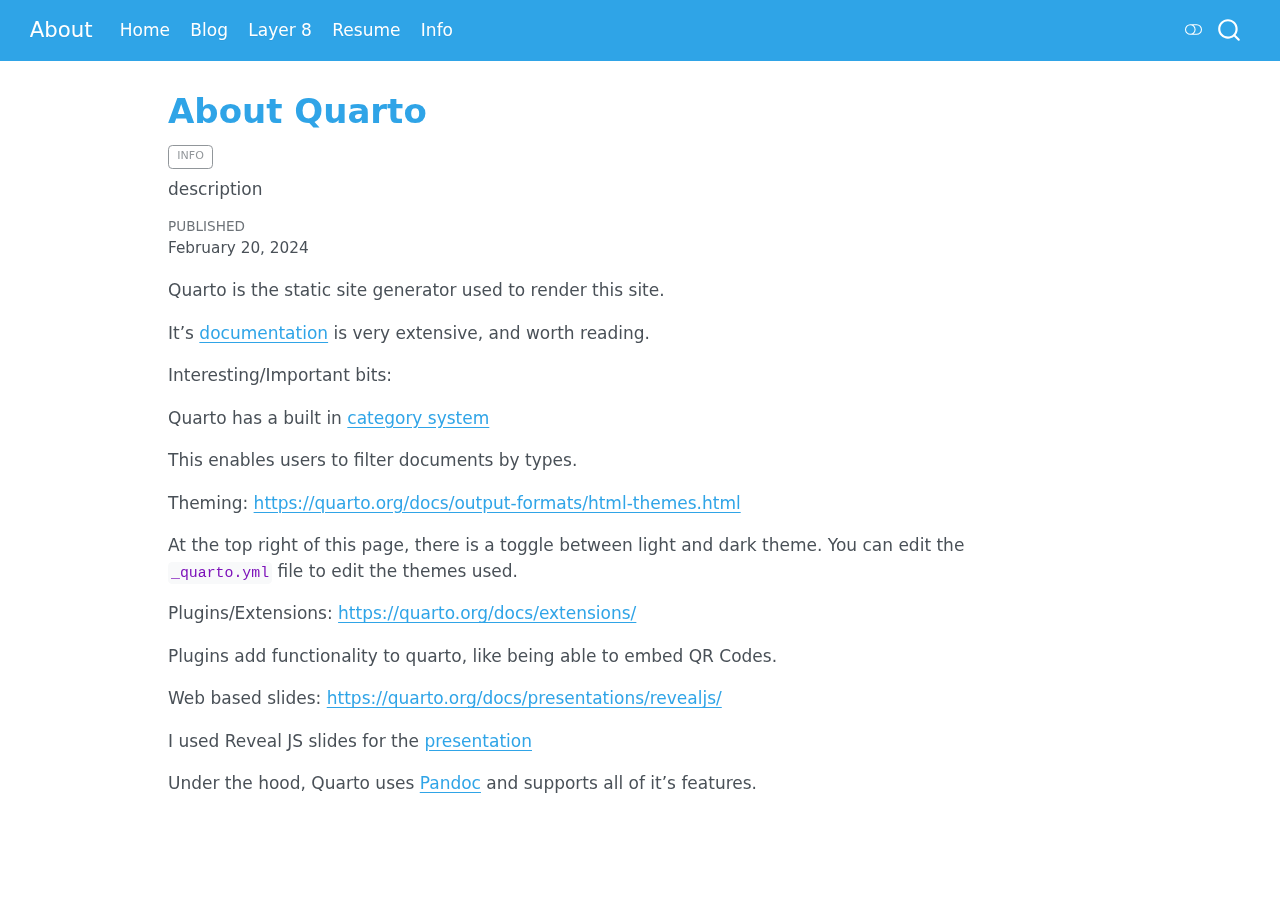
<file: info/quarto/index.html>
<!DOCTYPE html>
<html xmlns="http://www.w3.org/1999/xhtml" lang="en" xml:lang="en"><head>

<meta charset="utf-8">
<meta name="generator" content="quarto-1.7.29">

<meta name="viewport" content="width=device-width, initial-scale=1.0, user-scalable=yes">

<meta name="dcterms.date" content="2024-02-20">
<meta name="description" content="description">

<title>About Quarto – About</title>
<style>
code{white-space: pre-wrap;}
span.smallcaps{font-variant: small-caps;}
div.columns{display: flex; gap: min(4vw, 1.5em);}
div.column{flex: auto; overflow-x: auto;}
div.hanging-indent{margin-left: 1.5em; text-indent: -1.5em;}
ul.task-list{list-style: none;}
ul.task-list li input[type="checkbox"] {
  width: 0.8em;
  margin: 0 0.8em 0.2em -1em; /* quarto-specific, see https://github.com/quarto-dev/quarto-cli/issues/4556 */ 
  vertical-align: middle;
}
</style>


<script src="../../site_libs/quarto-nav/quarto-nav.js"></script>
<script src="../../site_libs/quarto-nav/headroom.min.js"></script>
<script src="../../site_libs/clipboard/clipboard.min.js"></script>
<script src="../../site_libs/quarto-search/autocomplete.umd.js"></script>
<script src="../../site_libs/quarto-search/fuse.min.js"></script>
<script src="../../site_libs/quarto-search/quarto-search.js"></script>
<meta name="quarto:offset" content="../../">
<script src="../../site_libs/quarto-html/quarto.js" type="module"></script>
<script src="../../site_libs/quarto-html/tabsets/tabsets.js" type="module"></script>
<script src="../../site_libs/quarto-html/popper.min.js"></script>
<script src="../../site_libs/quarto-html/tippy.umd.min.js"></script>
<script src="../../site_libs/quarto-html/anchor.min.js"></script>
<link href="../../site_libs/quarto-html/tippy.css" rel="stylesheet">
<link href="../../site_libs/quarto-html/quarto-syntax-highlighting-0815c480559380816a4d1ea211a47e91.css" rel="stylesheet" class="quarto-color-scheme" id="quarto-text-highlighting-styles">
<link href="../../site_libs/quarto-html/quarto-syntax-highlighting-dark-748b535e376f14d4692bf2b2e5fd6380.css" rel="stylesheet" class="quarto-color-scheme quarto-color-alternate" id="quarto-text-highlighting-styles">
<link href="../../site_libs/quarto-html/quarto-syntax-highlighting-0815c480559380816a4d1ea211a47e91.css" rel="stylesheet" class="quarto-color-scheme-extra" id="quarto-text-highlighting-styles">
<script src="../../site_libs/bootstrap/bootstrap.min.js"></script>
<link href="../../site_libs/bootstrap/bootstrap-icons.css" rel="stylesheet">
<link href="../../site_libs/bootstrap/bootstrap-1a684dc9b4359bfff7775ddc648ea797.min.css" rel="stylesheet" append-hash="true" class="quarto-color-scheme" id="quarto-bootstrap" data-mode="light">
<link href="../../site_libs/bootstrap/bootstrap-dark-39017ca276f174ce8ea5a4ccd8dd1b5a.min.css" rel="stylesheet" append-hash="true" class="quarto-color-scheme quarto-color-alternate" id="quarto-bootstrap" data-mode="dark">
<link href="../../site_libs/bootstrap/bootstrap-1a684dc9b4359bfff7775ddc648ea797.min.css" rel="stylesheet" append-hash="true" class="quarto-color-scheme-extra" id="quarto-bootstrap" data-mode="light">
<script id="quarto-search-options" type="application/json">{
  "location": "navbar",
  "copy-button": false,
  "collapse-after": 3,
  "panel-placement": "end",
  "type": "overlay",
  "limit": 50,
  "keyboard-shortcut": [
    "f",
    "/",
    "s"
  ],
  "show-item-context": false,
  "language": {
    "search-no-results-text": "No results",
    "search-matching-documents-text": "matching documents",
    "search-copy-link-title": "Copy link to search",
    "search-hide-matches-text": "Hide additional matches",
    "search-more-match-text": "more match in this document",
    "search-more-matches-text": "more matches in this document",
    "search-clear-button-title": "Clear",
    "search-text-placeholder": "",
    "search-detached-cancel-button-title": "Cancel",
    "search-submit-button-title": "Submit",
    "search-label": "Search"
  }
}</script>


<link rel="stylesheet" href="../../styles.css">
</head>

<body class="nav-fixed quarto-light"><script id="quarto-html-before-body" type="application/javascript">
    const toggleBodyColorMode = (bsSheetEl) => {
      const mode = bsSheetEl.getAttribute("data-mode");
      const bodyEl = window.document.querySelector("body");
      if (mode === "dark") {
        bodyEl.classList.add("quarto-dark");
        bodyEl.classList.remove("quarto-light");
      } else {
        bodyEl.classList.add("quarto-light");
        bodyEl.classList.remove("quarto-dark");
      }
    }
    const toggleBodyColorPrimary = () => {
      const bsSheetEl = window.document.querySelector("link#quarto-bootstrap:not([rel=disabled-stylesheet])");
      if (bsSheetEl) {
        toggleBodyColorMode(bsSheetEl);
      }
    }
    const setColorSchemeToggle = (alternate) => {
      const toggles = window.document.querySelectorAll('.quarto-color-scheme-toggle');
      for (let i=0; i < toggles.length; i++) {
        const toggle = toggles[i];
        if (toggle) {
          if (alternate) {
            toggle.classList.add("alternate");
          } else {
            toggle.classList.remove("alternate");
          }
        }
      }
    };
    const toggleColorMode = (alternate) => {
      // Switch the stylesheets
      const primaryStylesheets = window.document.querySelectorAll('link.quarto-color-scheme:not(.quarto-color-alternate)');
      const alternateStylesheets = window.document.querySelectorAll('link.quarto-color-scheme.quarto-color-alternate');
      manageTransitions('#quarto-margin-sidebar .nav-link', false);
      if (alternate) {
        // note: dark is layered on light, we don't disable primary!
        enableStylesheet(alternateStylesheets);
        for (const sheetNode of alternateStylesheets) {
          if (sheetNode.id === "quarto-bootstrap") {
            toggleBodyColorMode(sheetNode);
          }
        }
      } else {
        disableStylesheet(alternateStylesheets);
        enableStylesheet(primaryStylesheets)
        toggleBodyColorPrimary();
      }
      manageTransitions('#quarto-margin-sidebar .nav-link', true);
      // Switch the toggles
      setColorSchemeToggle(alternate)
      // Hack to workaround the fact that safari doesn't
      // properly recolor the scrollbar when toggling (#1455)
      if (navigator.userAgent.indexOf('Safari') > 0 && navigator.userAgent.indexOf('Chrome') == -1) {
        manageTransitions("body", false);
        window.scrollTo(0, 1);
        setTimeout(() => {
          window.scrollTo(0, 0);
          manageTransitions("body", true);
        }, 40);
      }
    }
    const disableStylesheet = (stylesheets) => {
      for (let i=0; i < stylesheets.length; i++) {
        const stylesheet = stylesheets[i];
        stylesheet.rel = 'disabled-stylesheet';
      }
    }
    const enableStylesheet = (stylesheets) => {
      for (let i=0; i < stylesheets.length; i++) {
        const stylesheet = stylesheets[i];
        if(stylesheet.rel !== 'stylesheet') { // for Chrome, which will still FOUC without this check
          stylesheet.rel = 'stylesheet';
        }
      }
    }
    const manageTransitions = (selector, allowTransitions) => {
      const els = window.document.querySelectorAll(selector);
      for (let i=0; i < els.length; i++) {
        const el = els[i];
        if (allowTransitions) {
          el.classList.remove('notransition');
        } else {
          el.classList.add('notransition');
        }
      }
    }
    const isFileUrl = () => {
      return window.location.protocol === 'file:';
    }
    const hasAlternateSentinel = () => {
      let styleSentinel = getColorSchemeSentinel();
      if (styleSentinel !== null) {
        return styleSentinel === "alternate";
      } else {
        return false;
      }
    }
    const setStyleSentinel = (alternate) => {
      const value = alternate ? "alternate" : "default";
      if (!isFileUrl()) {
        window.localStorage.setItem("quarto-color-scheme", value);
      } else {
        localAlternateSentinel = value;
      }
    }
    const getColorSchemeSentinel = () => {
      if (!isFileUrl()) {
        const storageValue = window.localStorage.getItem("quarto-color-scheme");
        return storageValue != null ? storageValue : localAlternateSentinel;
      } else {
        return localAlternateSentinel;
      }
    }
    const toggleGiscusIfUsed = (isAlternate, darkModeDefault) => {
      const baseTheme = document.querySelector('#giscus-base-theme')?.value ?? 'light';
      const alternateTheme = document.querySelector('#giscus-alt-theme')?.value ?? 'dark';
      let newTheme = '';
      if(authorPrefersDark) {
        newTheme = isAlternate ? baseTheme : alternateTheme;
      } else {
        newTheme = isAlternate ? alternateTheme : baseTheme;
      }
      const changeGiscusTheme = () => {
        // From: https://github.com/giscus/giscus/issues/336
        const sendMessage = (message) => {
          const iframe = document.querySelector('iframe.giscus-frame');
          if (!iframe) return;
          iframe.contentWindow.postMessage({ giscus: message }, 'https://giscus.app');
        }
        sendMessage({
          setConfig: {
            theme: newTheme
          }
        });
      }
      const isGiscussLoaded = window.document.querySelector('iframe.giscus-frame') !== null;
      if (isGiscussLoaded) {
        changeGiscusTheme();
      }
    };
    const authorPrefersDark = false;
    const darkModeDefault = authorPrefersDark;
      document.querySelector('link#quarto-text-highlighting-styles.quarto-color-scheme-extra').rel = 'disabled-stylesheet';
      document.querySelector('link#quarto-bootstrap.quarto-color-scheme-extra').rel = 'disabled-stylesheet';
    let localAlternateSentinel = darkModeDefault ? 'alternate' : 'default';
    // Dark / light mode switch
    window.quartoToggleColorScheme = () => {
      // Read the current dark / light value
      let toAlternate = !hasAlternateSentinel();
      toggleColorMode(toAlternate);
      setStyleSentinel(toAlternate);
      toggleGiscusIfUsed(toAlternate, darkModeDefault);
    };
    // Switch to dark mode if need be
    if (hasAlternateSentinel()) {
      toggleColorMode(true);
    } else {
      toggleColorMode(false);
    }
  </script>

<div id="quarto-search-results"></div>
  <header id="quarto-header" class="headroom fixed-top">
    <nav class="navbar navbar-expand-lg " data-bs-theme="dark">
      <div class="navbar-container container-fluid">
      <div class="navbar-brand-container mx-auto">
    <a class="navbar-brand" href="../../index.html">
    <span class="navbar-title">About</span>
    </a>
  </div>
            <div id="quarto-search" class="" title="Search"></div>
          <button class="navbar-toggler" type="button" data-bs-toggle="collapse" data-bs-target="#navbarCollapse" aria-controls="navbarCollapse" role="menu" aria-expanded="false" aria-label="Toggle navigation" onclick="if (window.quartoToggleHeadroom) { window.quartoToggleHeadroom(); }">
  <span class="navbar-toggler-icon"></span>
</button>
          <div class="collapse navbar-collapse" id="navbarCollapse">
            <ul class="navbar-nav navbar-nav-scroll me-auto">
  <li class="nav-item">
    <a class="nav-link" href="../../index.html"> 
<span class="menu-text">Home</span></a>
  </li>  
  <li class="nav-item">
    <a class="nav-link" href="../../blog/index.html"> 
<span class="menu-text">Blog</span></a>
  </li>  
  <li class="nav-item">
    <a class="nav-link" href="../../layer8/index.html"> 
<span class="menu-text">Layer 8</span></a>
  </li>  
  <li class="nav-item">
    <a class="nav-link" href="../../resume/index.html"> 
<span class="menu-text">Resume</span></a>
  </li>  
  <li class="nav-item">
    <a class="nav-link" href="../../info/index.html"> 
<span class="menu-text">Info</span></a>
  </li>  
</ul>
          </div> <!-- /navcollapse -->
            <div class="quarto-navbar-tools">
  <a href="" class="quarto-color-scheme-toggle quarto-navigation-tool  px-1" onclick="window.quartoToggleColorScheme(); return false;" title="Toggle dark mode"><i class="bi"></i></a>
</div>
      </div> <!-- /container-fluid -->
    </nav>
</header>
<!-- content -->
<div id="quarto-content" class="quarto-container page-columns page-rows-contents page-layout-article page-navbar">
<!-- sidebar -->
<!-- margin-sidebar -->
    <div id="quarto-margin-sidebar" class="sidebar margin-sidebar zindex-bottom">
        
    </div>
<!-- main -->
<main class="content" id="quarto-document-content">


<header id="title-block-header" class="quarto-title-block default">
<div class="quarto-title">
<h1 class="title">About Quarto</h1>
  <div class="quarto-categories">
    <div class="quarto-category">info</div>
  </div>
  </div>

<div>
  <div class="description">
    description
  </div>
</div>


<div class="quarto-title-meta">

    
    <div>
    <div class="quarto-title-meta-heading">Published</div>
    <div class="quarto-title-meta-contents">
      <p class="date">February 20, 2024</p>
    </div>
  </div>
  
    
  </div>
  


</header>


<p>Quarto is the static site generator used to render this site.</p>
<p>It’s <a href="https://quarto.org/docs/guide/">documentation</a> is very extensive, and worth reading.</p>
<p>Interesting/Important bits:</p>
<p>Quarto has a built in <a href="https://quarto.org/docs/websites/website-listings.html#categories">category system</a></p>
<p>This enables users to filter documents by types.</p>
<p>Theming: <a href="https://quarto.org/docs/output-formats/html-themes.html" class="uri">https://quarto.org/docs/output-formats/html-themes.html</a></p>
<p>At the top right of this page, there is a toggle between light and dark theme. You can edit the <code>_quarto.yml</code> file to edit the themes used.</p>
<p>Plugins/Extensions: <a href="https://quarto.org/docs/extensions/" class="uri">https://quarto.org/docs/extensions/</a></p>
<p>Plugins add functionality to quarto, like being able to embed QR Codes.</p>
<p>Web based slides: <a href="https://quarto.org/docs/presentations/revealjs/" class="uri">https://quarto.org/docs/presentations/revealjs/</a></p>
<p>I used Reveal JS slides for the <a href="https://moonpiedumplings.github.io/talks/self-site/presentation.html">presentation</a></p>
<p>Under the hood, Quarto uses <a href="https://pandoc.org/">Pandoc</a> and supports all of it’s features.</p>



</main> <!-- /main -->
<script id="quarto-html-after-body" type="application/javascript">
  window.document.addEventListener("DOMContentLoaded", function (event) {
    // Ensure there is a toggle, if there isn't float one in the top right
    if (window.document.querySelector('.quarto-color-scheme-toggle') === null) {
      const a = window.document.createElement('a');
      a.classList.add('top-right');
      a.classList.add('quarto-color-scheme-toggle');
      a.href = "";
      a.onclick = function() { try { window.quartoToggleColorScheme(); } catch {} return false; };
      const i = window.document.createElement("i");
      i.classList.add('bi');
      a.appendChild(i);
      window.document.body.appendChild(a);
    }
    setColorSchemeToggle(hasAlternateSentinel())
    const icon = "";
    const anchorJS = new window.AnchorJS();
    anchorJS.options = {
      placement: 'right',
      icon: icon
    };
    anchorJS.add('.anchored');
    const isCodeAnnotation = (el) => {
      for (const clz of el.classList) {
        if (clz.startsWith('code-annotation-')) {                     
          return true;
        }
      }
      return false;
    }
    const onCopySuccess = function(e) {
      // button target
      const button = e.trigger;
      // don't keep focus
      button.blur();
      // flash "checked"
      button.classList.add('code-copy-button-checked');
      var currentTitle = button.getAttribute("title");
      button.setAttribute("title", "Copied!");
      let tooltip;
      if (window.bootstrap) {
        button.setAttribute("data-bs-toggle", "tooltip");
        button.setAttribute("data-bs-placement", "left");
        button.setAttribute("data-bs-title", "Copied!");
        tooltip = new bootstrap.Tooltip(button, 
          { trigger: "manual", 
            customClass: "code-copy-button-tooltip",
            offset: [0, -8]});
        tooltip.show();    
      }
      setTimeout(function() {
        if (tooltip) {
          tooltip.hide();
          button.removeAttribute("data-bs-title");
          button.removeAttribute("data-bs-toggle");
          button.removeAttribute("data-bs-placement");
        }
        button.setAttribute("title", currentTitle);
        button.classList.remove('code-copy-button-checked');
      }, 1000);
      // clear code selection
      e.clearSelection();
    }
    const getTextToCopy = function(trigger) {
        const codeEl = trigger.previousElementSibling.cloneNode(true);
        for (const childEl of codeEl.children) {
          if (isCodeAnnotation(childEl)) {
            childEl.remove();
          }
        }
        return codeEl.innerText;
    }
    const clipboard = new window.ClipboardJS('.code-copy-button:not([data-in-quarto-modal])', {
      text: getTextToCopy
    });
    clipboard.on('success', onCopySuccess);
    if (window.document.getElementById('quarto-embedded-source-code-modal')) {
      const clipboardModal = new window.ClipboardJS('.code-copy-button[data-in-quarto-modal]', {
        text: getTextToCopy,
        container: window.document.getElementById('quarto-embedded-source-code-modal')
      });
      clipboardModal.on('success', onCopySuccess);
    }
      var localhostRegex = new RegExp(/^(?:http|https):\/\/localhost\:?[0-9]*\//);
      var mailtoRegex = new RegExp(/^mailto:/);
        var filterRegex = new RegExp("https:\/\/yellowpluto\.github\.io\/");
      var isInternal = (href) => {
          return filterRegex.test(href) || localhostRegex.test(href) || mailtoRegex.test(href);
      }
      // Inspect non-navigation links and adorn them if external
     var links = window.document.querySelectorAll('a[href]:not(.nav-link):not(.navbar-brand):not(.toc-action):not(.sidebar-link):not(.sidebar-item-toggle):not(.pagination-link):not(.no-external):not([aria-hidden]):not(.dropdown-item):not(.quarto-navigation-tool):not(.about-link)');
      for (var i=0; i<links.length; i++) {
        const link = links[i];
        if (!isInternal(link.href)) {
          // undo the damage that might have been done by quarto-nav.js in the case of
          // links that we want to consider external
          if (link.dataset.originalHref !== undefined) {
            link.href = link.dataset.originalHref;
          }
        }
      }
    function tippyHover(el, contentFn, onTriggerFn, onUntriggerFn) {
      const config = {
        allowHTML: true,
        maxWidth: 500,
        delay: 100,
        arrow: false,
        appendTo: function(el) {
            return el.parentElement;
        },
        interactive: true,
        interactiveBorder: 10,
        theme: 'quarto',
        placement: 'bottom-start',
      };
      if (contentFn) {
        config.content = contentFn;
      }
      if (onTriggerFn) {
        config.onTrigger = onTriggerFn;
      }
      if (onUntriggerFn) {
        config.onUntrigger = onUntriggerFn;
      }
      window.tippy(el, config); 
    }
    const noterefs = window.document.querySelectorAll('a[role="doc-noteref"]');
    for (var i=0; i<noterefs.length; i++) {
      const ref = noterefs[i];
      tippyHover(ref, function() {
        // use id or data attribute instead here
        let href = ref.getAttribute('data-footnote-href') || ref.getAttribute('href');
        try { href = new URL(href).hash; } catch {}
        const id = href.replace(/^#\/?/, "");
        const note = window.document.getElementById(id);
        if (note) {
          return note.innerHTML;
        } else {
          return "";
        }
      });
    }
    const xrefs = window.document.querySelectorAll('a.quarto-xref');
    const processXRef = (id, note) => {
      // Strip column container classes
      const stripColumnClz = (el) => {
        el.classList.remove("page-full", "page-columns");
        if (el.children) {
          for (const child of el.children) {
            stripColumnClz(child);
          }
        }
      }
      stripColumnClz(note)
      if (id === null || id.startsWith('sec-')) {
        // Special case sections, only their first couple elements
        const container = document.createElement("div");
        if (note.children && note.children.length > 2) {
          container.appendChild(note.children[0].cloneNode(true));
          for (let i = 1; i < note.children.length; i++) {
            const child = note.children[i];
            if (child.tagName === "P" && child.innerText === "") {
              continue;
            } else {
              container.appendChild(child.cloneNode(true));
              break;
            }
          }
          if (window.Quarto?.typesetMath) {
            window.Quarto.typesetMath(container);
          }
          return container.innerHTML
        } else {
          if (window.Quarto?.typesetMath) {
            window.Quarto.typesetMath(note);
          }
          return note.innerHTML;
        }
      } else {
        // Remove any anchor links if they are present
        const anchorLink = note.querySelector('a.anchorjs-link');
        if (anchorLink) {
          anchorLink.remove();
        }
        if (window.Quarto?.typesetMath) {
          window.Quarto.typesetMath(note);
        }
        if (note.classList.contains("callout")) {
          return note.outerHTML;
        } else {
          return note.innerHTML;
        }
      }
    }
    for (var i=0; i<xrefs.length; i++) {
      const xref = xrefs[i];
      tippyHover(xref, undefined, function(instance) {
        instance.disable();
        let url = xref.getAttribute('href');
        let hash = undefined; 
        if (url.startsWith('#')) {
          hash = url;
        } else {
          try { hash = new URL(url).hash; } catch {}
        }
        if (hash) {
          const id = hash.replace(/^#\/?/, "");
          const note = window.document.getElementById(id);
          if (note !== null) {
            try {
              const html = processXRef(id, note.cloneNode(true));
              instance.setContent(html);
            } finally {
              instance.enable();
              instance.show();
            }
          } else {
            // See if we can fetch this
            fetch(url.split('#')[0])
            .then(res => res.text())
            .then(html => {
              const parser = new DOMParser();
              const htmlDoc = parser.parseFromString(html, "text/html");
              const note = htmlDoc.getElementById(id);
              if (note !== null) {
                const html = processXRef(id, note);
                instance.setContent(html);
              } 
            }).finally(() => {
              instance.enable();
              instance.show();
            });
          }
        } else {
          // See if we can fetch a full url (with no hash to target)
          // This is a special case and we should probably do some content thinning / targeting
          fetch(url)
          .then(res => res.text())
          .then(html => {
            const parser = new DOMParser();
            const htmlDoc = parser.parseFromString(html, "text/html");
            const note = htmlDoc.querySelector('main.content');
            if (note !== null) {
              // This should only happen for chapter cross references
              // (since there is no id in the URL)
              // remove the first header
              if (note.children.length > 0 && note.children[0].tagName === "HEADER") {
                note.children[0].remove();
              }
              const html = processXRef(null, note);
              instance.setContent(html);
            } 
          }).finally(() => {
            instance.enable();
            instance.show();
          });
        }
      }, function(instance) {
      });
    }
        let selectedAnnoteEl;
        const selectorForAnnotation = ( cell, annotation) => {
          let cellAttr = 'data-code-cell="' + cell + '"';
          let lineAttr = 'data-code-annotation="' +  annotation + '"';
          const selector = 'span[' + cellAttr + '][' + lineAttr + ']';
          return selector;
        }
        const selectCodeLines = (annoteEl) => {
          const doc = window.document;
          const targetCell = annoteEl.getAttribute("data-target-cell");
          const targetAnnotation = annoteEl.getAttribute("data-target-annotation");
          const annoteSpan = window.document.querySelector(selectorForAnnotation(targetCell, targetAnnotation));
          const lines = annoteSpan.getAttribute("data-code-lines").split(",");
          const lineIds = lines.map((line) => {
            return targetCell + "-" + line;
          })
          let top = null;
          let height = null;
          let parent = null;
          if (lineIds.length > 0) {
              //compute the position of the single el (top and bottom and make a div)
              const el = window.document.getElementById(lineIds[0]);
              top = el.offsetTop;
              height = el.offsetHeight;
              parent = el.parentElement.parentElement;
            if (lineIds.length > 1) {
              const lastEl = window.document.getElementById(lineIds[lineIds.length - 1]);
              const bottom = lastEl.offsetTop + lastEl.offsetHeight;
              height = bottom - top;
            }
            if (top !== null && height !== null && parent !== null) {
              // cook up a div (if necessary) and position it 
              let div = window.document.getElementById("code-annotation-line-highlight");
              if (div === null) {
                div = window.document.createElement("div");
                div.setAttribute("id", "code-annotation-line-highlight");
                div.style.position = 'absolute';
                parent.appendChild(div);
              }
              div.style.top = top - 2 + "px";
              div.style.height = height + 4 + "px";
              div.style.left = 0;
              let gutterDiv = window.document.getElementById("code-annotation-line-highlight-gutter");
              if (gutterDiv === null) {
                gutterDiv = window.document.createElement("div");
                gutterDiv.setAttribute("id", "code-annotation-line-highlight-gutter");
                gutterDiv.style.position = 'absolute';
                const codeCell = window.document.getElementById(targetCell);
                const gutter = codeCell.querySelector('.code-annotation-gutter');
                gutter.appendChild(gutterDiv);
              }
              gutterDiv.style.top = top - 2 + "px";
              gutterDiv.style.height = height + 4 + "px";
            }
            selectedAnnoteEl = annoteEl;
          }
        };
        const unselectCodeLines = () => {
          const elementsIds = ["code-annotation-line-highlight", "code-annotation-line-highlight-gutter"];
          elementsIds.forEach((elId) => {
            const div = window.document.getElementById(elId);
            if (div) {
              div.remove();
            }
          });
          selectedAnnoteEl = undefined;
        };
          // Handle positioning of the toggle
      window.addEventListener(
        "resize",
        throttle(() => {
          elRect = undefined;
          if (selectedAnnoteEl) {
            selectCodeLines(selectedAnnoteEl);
          }
        }, 10)
      );
      function throttle(fn, ms) {
      let throttle = false;
      let timer;
        return (...args) => {
          if(!throttle) { // first call gets through
              fn.apply(this, args);
              throttle = true;
          } else { // all the others get throttled
              if(timer) clearTimeout(timer); // cancel #2
              timer = setTimeout(() => {
                fn.apply(this, args);
                timer = throttle = false;
              }, ms);
          }
        };
      }
        // Attach click handler to the DT
        const annoteDls = window.document.querySelectorAll('dt[data-target-cell]');
        for (const annoteDlNode of annoteDls) {
          annoteDlNode.addEventListener('click', (event) => {
            const clickedEl = event.target;
            if (clickedEl !== selectedAnnoteEl) {
              unselectCodeLines();
              const activeEl = window.document.querySelector('dt[data-target-cell].code-annotation-active');
              if (activeEl) {
                activeEl.classList.remove('code-annotation-active');
              }
              selectCodeLines(clickedEl);
              clickedEl.classList.add('code-annotation-active');
            } else {
              // Unselect the line
              unselectCodeLines();
              clickedEl.classList.remove('code-annotation-active');
            }
          });
        }
    const findCites = (el) => {
      const parentEl = el.parentElement;
      if (parentEl) {
        const cites = parentEl.dataset.cites;
        if (cites) {
          return {
            el,
            cites: cites.split(' ')
          };
        } else {
          return findCites(el.parentElement)
        }
      } else {
        return undefined;
      }
    };
    var bibliorefs = window.document.querySelectorAll('a[role="doc-biblioref"]');
    for (var i=0; i<bibliorefs.length; i++) {
      const ref = bibliorefs[i];
      const citeInfo = findCites(ref);
      if (citeInfo) {
        tippyHover(citeInfo.el, function() {
          var popup = window.document.createElement('div');
          citeInfo.cites.forEach(function(cite) {
            var citeDiv = window.document.createElement('div');
            citeDiv.classList.add('hanging-indent');
            citeDiv.classList.add('csl-entry');
            var biblioDiv = window.document.getElementById('ref-' + cite);
            if (biblioDiv) {
              citeDiv.innerHTML = biblioDiv.innerHTML;
            }
            popup.appendChild(citeDiv);
          });
          return popup.innerHTML;
        });
      }
    }
  });
  </script>
</div> <!-- /content -->




</body></html>
</file>
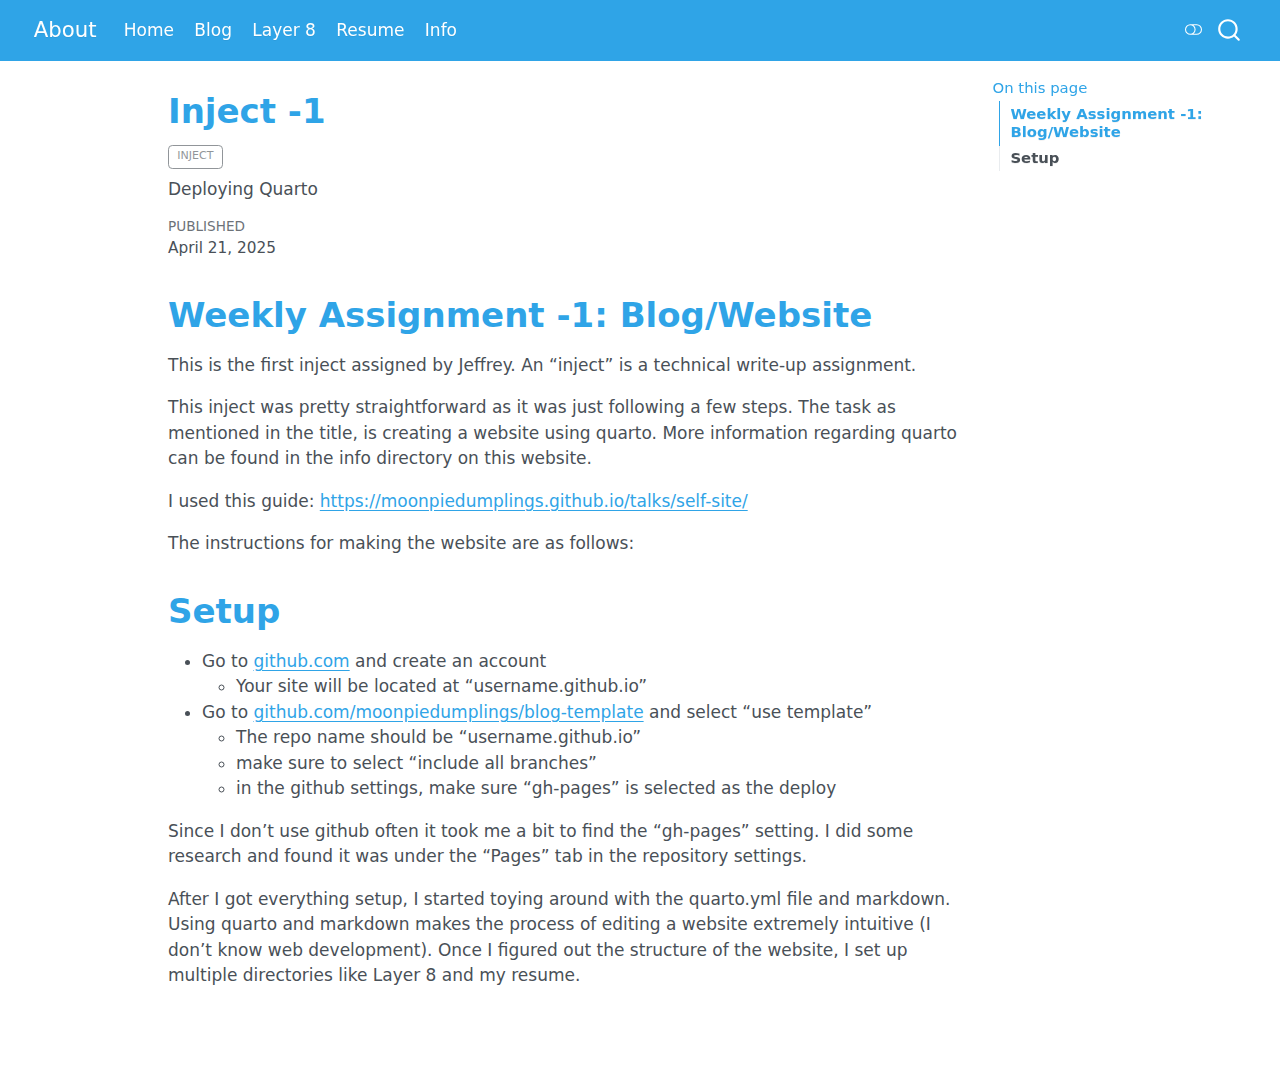
<file: layer8/Inject -1/index.html>
<!DOCTYPE html>
<html xmlns="http://www.w3.org/1999/xhtml" lang="en" xml:lang="en"><head>

<meta charset="utf-8">
<meta name="generator" content="quarto-1.8.25">

<meta name="viewport" content="width=device-width, initial-scale=1.0, user-scalable=yes">

<meta name="dcterms.date" content="2025-04-21">
<meta name="description" content="Deploying Quarto">

<title>Inject -1 – About</title>
<style>
code{white-space: pre-wrap;}
span.smallcaps{font-variant: small-caps;}
div.columns{display: flex; gap: min(4vw, 1.5em);}
div.column{flex: auto; overflow-x: auto;}
div.hanging-indent{margin-left: 1.5em; text-indent: -1.5em;}
ul.task-list{list-style: none;}
ul.task-list li input[type="checkbox"] {
  width: 0.8em;
  margin: 0 0.8em 0.2em -1em; /* quarto-specific, see https://github.com/quarto-dev/quarto-cli/issues/4556 */ 
  vertical-align: middle;
}
</style>


<script src="../../site_libs/quarto-nav/quarto-nav.js"></script>
<script src="../../site_libs/quarto-nav/headroom.min.js"></script>
<script src="../../site_libs/clipboard/clipboard.min.js"></script>
<script src="../../site_libs/quarto-search/autocomplete.umd.js"></script>
<script src="../../site_libs/quarto-search/fuse.min.js"></script>
<script src="../../site_libs/quarto-search/quarto-search.js"></script>
<meta name="quarto:offset" content="../../">
<script src="../../site_libs/quarto-html/quarto.js" type="module"></script>
<script src="../../site_libs/quarto-html/tabsets/tabsets.js" type="module"></script>
<script src="../../site_libs/quarto-html/axe/axe-check.js" type="module"></script>
<script src="../../site_libs/quarto-html/popper.min.js"></script>
<script src="../../site_libs/quarto-html/tippy.umd.min.js"></script>
<script src="../../site_libs/quarto-html/anchor.min.js"></script>
<link href="../../site_libs/quarto-html/tippy.css" rel="stylesheet">
<link href="../../site_libs/quarto-html/quarto-syntax-highlighting-7b89279ff1a6dce999919e0e67d4d9ec.css" rel="stylesheet" class="quarto-color-scheme" id="quarto-text-highlighting-styles">
<link href="../../site_libs/quarto-html/quarto-syntax-highlighting-dark-707d8167ce6003fca903bfe2be84ab7f.css" rel="stylesheet" class="quarto-color-scheme quarto-color-alternate" id="quarto-text-highlighting-styles">
<link href="../../site_libs/quarto-html/quarto-syntax-highlighting-7b89279ff1a6dce999919e0e67d4d9ec.css" rel="stylesheet" class="quarto-color-scheme-extra" id="quarto-text-highlighting-styles">
<script src="../../site_libs/bootstrap/bootstrap.min.js"></script>
<link href="../../site_libs/bootstrap/bootstrap-icons.css" rel="stylesheet">
<link href="../../site_libs/bootstrap/bootstrap-b99f487086fa9555d44c4d6901a13082.min.css" rel="stylesheet" append-hash="true" class="quarto-color-scheme" id="quarto-bootstrap" data-mode="light">
<link href="../../site_libs/bootstrap/bootstrap-dark-e7f4145358ce1d0cd37d8d374dbb44f9.min.css" rel="stylesheet" append-hash="true" class="quarto-color-scheme quarto-color-alternate" id="quarto-bootstrap" data-mode="dark">
<link href="../../site_libs/bootstrap/bootstrap-b99f487086fa9555d44c4d6901a13082.min.css" rel="stylesheet" append-hash="true" class="quarto-color-scheme-extra" id="quarto-bootstrap" data-mode="light">
<script id="quarto-search-options" type="application/json">{
  "location": "navbar",
  "copy-button": false,
  "collapse-after": 3,
  "panel-placement": "end",
  "type": "overlay",
  "limit": 50,
  "keyboard-shortcut": [
    "f",
    "/",
    "s"
  ],
  "show-item-context": false,
  "language": {
    "search-no-results-text": "No results",
    "search-matching-documents-text": "matching documents",
    "search-copy-link-title": "Copy link to search",
    "search-hide-matches-text": "Hide additional matches",
    "search-more-match-text": "more match in this document",
    "search-more-matches-text": "more matches in this document",
    "search-clear-button-title": "Clear",
    "search-text-placeholder": "",
    "search-detached-cancel-button-title": "Cancel",
    "search-submit-button-title": "Submit",
    "search-label": "Search"
  }
}</script>


<link rel="stylesheet" href="../../styles.css">
</head>

<body class="nav-fixed quarto-light"><script id="quarto-html-before-body" type="application/javascript">
    const toggleBodyColorMode = (bsSheetEl) => {
      const mode = bsSheetEl.getAttribute("data-mode");
      const bodyEl = window.document.querySelector("body");
      if (mode === "dark") {
        bodyEl.classList.add("quarto-dark");
        bodyEl.classList.remove("quarto-light");
      } else {
        bodyEl.classList.add("quarto-light");
        bodyEl.classList.remove("quarto-dark");
      }
    }
    const toggleBodyColorPrimary = () => {
      const bsSheetEl = window.document.querySelector("link#quarto-bootstrap:not([rel=disabled-stylesheet])");
      if (bsSheetEl) {
        toggleBodyColorMode(bsSheetEl);
      }
    }
    const setColorSchemeToggle = (alternate) => {
      const toggles = window.document.querySelectorAll('.quarto-color-scheme-toggle');
      for (let i=0; i < toggles.length; i++) {
        const toggle = toggles[i];
        if (toggle) {
          if (alternate) {
            toggle.classList.add("alternate");
          } else {
            toggle.classList.remove("alternate");
          }
        }
      }
    };
    const toggleColorMode = (alternate) => {
      // Switch the stylesheets
      const primaryStylesheets = window.document.querySelectorAll('link.quarto-color-scheme:not(.quarto-color-alternate)');
      const alternateStylesheets = window.document.querySelectorAll('link.quarto-color-scheme.quarto-color-alternate');
      manageTransitions('#quarto-margin-sidebar .nav-link', false);
      if (alternate) {
        // note: dark is layered on light, we don't disable primary!
        enableStylesheet(alternateStylesheets);
        for (const sheetNode of alternateStylesheets) {
          if (sheetNode.id === "quarto-bootstrap") {
            toggleBodyColorMode(sheetNode);
          }
        }
      } else {
        disableStylesheet(alternateStylesheets);
        enableStylesheet(primaryStylesheets)
        toggleBodyColorPrimary();
      }
      manageTransitions('#quarto-margin-sidebar .nav-link', true);
      // Switch the toggles
      setColorSchemeToggle(alternate)
      // Hack to workaround the fact that safari doesn't
      // properly recolor the scrollbar when toggling (#1455)
      if (navigator.userAgent.indexOf('Safari') > 0 && navigator.userAgent.indexOf('Chrome') == -1) {
        manageTransitions("body", false);
        window.scrollTo(0, 1);
        setTimeout(() => {
          window.scrollTo(0, 0);
          manageTransitions("body", true);
        }, 40);
      }
    }
    const disableStylesheet = (stylesheets) => {
      for (let i=0; i < stylesheets.length; i++) {
        const stylesheet = stylesheets[i];
        stylesheet.rel = 'disabled-stylesheet';
      }
    }
    const enableStylesheet = (stylesheets) => {
      for (let i=0; i < stylesheets.length; i++) {
        const stylesheet = stylesheets[i];
        if(stylesheet.rel !== 'stylesheet') { // for Chrome, which will still FOUC without this check
          stylesheet.rel = 'stylesheet';
        }
      }
    }
    const manageTransitions = (selector, allowTransitions) => {
      const els = window.document.querySelectorAll(selector);
      for (let i=0; i < els.length; i++) {
        const el = els[i];
        if (allowTransitions) {
          el.classList.remove('notransition');
        } else {
          el.classList.add('notransition');
        }
      }
    }
    const isFileUrl = () => {
      return window.location.protocol === 'file:';
    }
    const hasAlternateSentinel = () => {
      let styleSentinel = getColorSchemeSentinel();
      if (styleSentinel !== null) {
        return styleSentinel === "alternate";
      } else {
        return false;
      }
    }
    const setStyleSentinel = (alternate) => {
      const value = alternate ? "alternate" : "default";
      if (!isFileUrl()) {
        window.localStorage.setItem("quarto-color-scheme", value);
      } else {
        localAlternateSentinel = value;
      }
    }
    const getColorSchemeSentinel = () => {
      if (!isFileUrl()) {
        const storageValue = window.localStorage.getItem("quarto-color-scheme");
        return storageValue != null ? storageValue : localAlternateSentinel;
      } else {
        return localAlternateSentinel;
      }
    }
    const toggleGiscusIfUsed = (isAlternate, darkModeDefault) => {
      const baseTheme = document.querySelector('#giscus-base-theme')?.value ?? 'light';
      const alternateTheme = document.querySelector('#giscus-alt-theme')?.value ?? 'dark';
      let newTheme = '';
      if(authorPrefersDark) {
        newTheme = isAlternate ? baseTheme : alternateTheme;
      } else {
        newTheme = isAlternate ? alternateTheme : baseTheme;
      }
      const changeGiscusTheme = () => {
        // From: https://github.com/giscus/giscus/issues/336
        const sendMessage = (message) => {
          const iframe = document.querySelector('iframe.giscus-frame');
          if (!iframe) return;
          iframe.contentWindow.postMessage({ giscus: message }, 'https://giscus.app');
        }
        sendMessage({
          setConfig: {
            theme: newTheme
          }
        });
      }
      const isGiscussLoaded = window.document.querySelector('iframe.giscus-frame') !== null;
      if (isGiscussLoaded) {
        changeGiscusTheme();
      }
    };
    const authorPrefersDark = false;
    const darkModeDefault = authorPrefersDark;
      document.querySelector('link#quarto-text-highlighting-styles.quarto-color-scheme-extra').rel = 'disabled-stylesheet';
      document.querySelector('link#quarto-bootstrap.quarto-color-scheme-extra').rel = 'disabled-stylesheet';
    let localAlternateSentinel = darkModeDefault ? 'alternate' : 'default';
    // Dark / light mode switch
    window.quartoToggleColorScheme = () => {
      // Read the current dark / light value
      let toAlternate = !hasAlternateSentinel();
      toggleColorMode(toAlternate);
      setStyleSentinel(toAlternate);
      toggleGiscusIfUsed(toAlternate, darkModeDefault);
      window.dispatchEvent(new Event('resize'));
    };
    // Switch to dark mode if need be
    if (hasAlternateSentinel()) {
      toggleColorMode(true);
    } else {
      toggleColorMode(false);
    }
  </script>

<div id="quarto-search-results"></div>
  <header id="quarto-header" class="headroom fixed-top">
    <nav class="navbar navbar-expand-lg " data-bs-theme="dark">
      <div class="navbar-container container-fluid">
      <div class="navbar-brand-container mx-auto">
    <a href="../../index.html" class="navbar-brand navbar-brand-logo">
    </a>
    <a class="navbar-brand" href="../../index.html">
    <span class="navbar-title">About</span>
    </a>
  </div>
            <div id="quarto-search" class="" title="Search"></div>
          <button class="navbar-toggler" type="button" data-bs-toggle="collapse" data-bs-target="#navbarCollapse" aria-controls="navbarCollapse" role="menu" aria-expanded="false" aria-label="Toggle navigation" onclick="if (window.quartoToggleHeadroom) { window.quartoToggleHeadroom(); }">
  <span class="navbar-toggler-icon"></span>
</button>
          <div class="collapse navbar-collapse" id="navbarCollapse">
            <ul class="navbar-nav navbar-nav-scroll me-auto">
  <li class="nav-item">
    <a class="nav-link" href="../../index.html"> 
<span class="menu-text">Home</span></a>
  </li>  
  <li class="nav-item">
    <a class="nav-link" href="../../blog/index.html"> 
<span class="menu-text">Blog</span></a>
  </li>  
  <li class="nav-item">
    <a class="nav-link" href="../../layer8/index.html"> 
<span class="menu-text">Layer 8</span></a>
  </li>  
  <li class="nav-item">
    <a class="nav-link" href="../../resume/index.html"> 
<span class="menu-text">Resume</span></a>
  </li>  
  <li class="nav-item">
    <a class="nav-link" href="../../info/index.html"> 
<span class="menu-text">Info</span></a>
  </li>  
</ul>
          </div> <!-- /navcollapse -->
            <div class="quarto-navbar-tools">
  <a href="" class="quarto-color-scheme-toggle quarto-navigation-tool  px-1" onclick="window.quartoToggleColorScheme(); return false;" title="Toggle dark mode"><i class="bi"></i></a>
</div>
      </div> <!-- /container-fluid -->
    </nav>
</header>
<!-- content -->
<div id="quarto-content" class="quarto-container page-columns page-rows-contents page-layout-article page-navbar">
<!-- sidebar -->
<!-- margin-sidebar -->
    <div id="quarto-margin-sidebar" class="sidebar margin-sidebar">
        <nav id="TOC" role="doc-toc" class="toc-active">
    <h2 id="toc-title">On this page</h2>
   
  <ul>
  <li><a href="#weekly-assignment--1-blogwebsite" id="toc-weekly-assignment--1-blogwebsite" class="nav-link active" data-scroll-target="#weekly-assignment--1-blogwebsite"><strong>Weekly Assignment -1: Blog/Website</strong></a></li>
  <li><a href="#setup" id="toc-setup" class="nav-link" data-scroll-target="#setup"><strong>Setup</strong></a></li>
  </ul>
</nav>
    </div>
<!-- main -->
<main class="content" id="quarto-document-content">


<header id="title-block-header" class="quarto-title-block default">
<div class="quarto-title">
<h1 class="title">Inject -1</h1>
  <div class="quarto-categories">
    <div class="quarto-category">Inject</div>
  </div>
  </div>

<div>
  <div class="description">
    Deploying Quarto
  </div>
</div>


<div class="quarto-title-meta">

    
    <div>
    <div class="quarto-title-meta-heading">Published</div>
    <div class="quarto-title-meta-contents">
      <p class="date">April 21, 2025</p>
    </div>
  </div>
  
    
  </div>
  


</header>


<section id="weekly-assignment--1-blogwebsite" class="level1">
<h1><strong>Weekly Assignment -1: Blog/Website</strong></h1>
<p>This is the first inject assigned by Jeffrey. An “inject” is a technical write-up assignment.</p>
<p>This inject was pretty straightforward as it was just following a few steps. The task as mentioned in the title, is creating a website using quarto. More information regarding quarto can be found in the info directory on this website.</p>
<p>I used this guide: <a href="https://moonpiedumplings.github.io/talks/self-site/">https://moonpiedumplings.github.io/talks/self-site/</a></p>
<p>The instructions for making the website are as follows:</p>
</section>
<section id="setup" class="level1">
<h1><strong>Setup</strong></h1>
<ul>
<li>Go to <a href="https://github.com/">github.com</a> and create an account
<ul>
<li>Your site will be located at “username.github.io”<br>
</li>
</ul></li>
<li>Go to <a href="https://github.com/moonpiedumplings/blog-template">github.com/moonpiedumplings/blog-template</a> and select “use template”
<ul>
<li>The repo name should be “username.github.io”<br>
</li>
<li>make sure to select “include all branches”<br>
</li>
<li>in the github settings, make sure “gh-pages” is selected as the deploy</li>
</ul></li>
</ul>
<p>Since I don’t use github often it took me a bit to find the “gh-pages” setting. I did some research and found it was under the “Pages” tab in the repository settings.</p>
<p>After I got everything setup, I started toying around with the quarto.yml file and markdown. Using quarto and markdown makes the process of editing a website extremely intuitive (I don’t know web development). Once I figured out the structure of the website, I set up multiple directories like Layer 8 and my resume.</p>


</section>

</main> <!-- /main -->
<script id="quarto-html-after-body" type="application/javascript">
  window.document.addEventListener("DOMContentLoaded", function (event) {
    // Ensure there is a toggle, if there isn't float one in the top right
    if (window.document.querySelector('.quarto-color-scheme-toggle') === null) {
      const a = window.document.createElement('a');
      a.classList.add('top-right');
      a.classList.add('quarto-color-scheme-toggle');
      a.href = "";
      a.onclick = function() { try { window.quartoToggleColorScheme(); } catch {} return false; };
      const i = window.document.createElement("i");
      i.classList.add('bi');
      a.appendChild(i);
      window.document.body.appendChild(a);
    }
    setColorSchemeToggle(hasAlternateSentinel())
    const icon = "";
    const anchorJS = new window.AnchorJS();
    anchorJS.options = {
      placement: 'right',
      icon: icon
    };
    anchorJS.add('.anchored');
    const isCodeAnnotation = (el) => {
      for (const clz of el.classList) {
        if (clz.startsWith('code-annotation-')) {                     
          return true;
        }
      }
      return false;
    }
    const onCopySuccess = function(e) {
      // button target
      const button = e.trigger;
      // don't keep focus
      button.blur();
      // flash "checked"
      button.classList.add('code-copy-button-checked');
      var currentTitle = button.getAttribute("title");
      button.setAttribute("title", "Copied!");
      let tooltip;
      if (window.bootstrap) {
        button.setAttribute("data-bs-toggle", "tooltip");
        button.setAttribute("data-bs-placement", "left");
        button.setAttribute("data-bs-title", "Copied!");
        tooltip = new bootstrap.Tooltip(button, 
          { trigger: "manual", 
            customClass: "code-copy-button-tooltip",
            offset: [0, -8]});
        tooltip.show();    
      }
      setTimeout(function() {
        if (tooltip) {
          tooltip.hide();
          button.removeAttribute("data-bs-title");
          button.removeAttribute("data-bs-toggle");
          button.removeAttribute("data-bs-placement");
        }
        button.setAttribute("title", currentTitle);
        button.classList.remove('code-copy-button-checked');
      }, 1000);
      // clear code selection
      e.clearSelection();
    }
    const getTextToCopy = function(trigger) {
      const outerScaffold = trigger.parentElement.cloneNode(true);
      const codeEl = outerScaffold.querySelector('code');
      for (const childEl of codeEl.children) {
        if (isCodeAnnotation(childEl)) {
          childEl.remove();
        }
      }
      return codeEl.innerText;
    }
    const clipboard = new window.ClipboardJS('.code-copy-button:not([data-in-quarto-modal])', {
      text: getTextToCopy
    });
    clipboard.on('success', onCopySuccess);
    if (window.document.getElementById('quarto-embedded-source-code-modal')) {
      const clipboardModal = new window.ClipboardJS('.code-copy-button[data-in-quarto-modal]', {
        text: getTextToCopy,
        container: window.document.getElementById('quarto-embedded-source-code-modal')
      });
      clipboardModal.on('success', onCopySuccess);
    }
      var localhostRegex = new RegExp(/^(?:http|https):\/\/localhost\:?[0-9]*\//);
      var mailtoRegex = new RegExp(/^mailto:/);
        var filterRegex = new RegExp("https:\/\/yellowpluto\.github\.io\/");
      var isInternal = (href) => {
          return filterRegex.test(href) || localhostRegex.test(href) || mailtoRegex.test(href);
      }
      // Inspect non-navigation links and adorn them if external
     var links = window.document.querySelectorAll('a[href]:not(.nav-link):not(.navbar-brand):not(.toc-action):not(.sidebar-link):not(.sidebar-item-toggle):not(.pagination-link):not(.no-external):not([aria-hidden]):not(.dropdown-item):not(.quarto-navigation-tool):not(.about-link)');
      for (var i=0; i<links.length; i++) {
        const link = links[i];
        if (!isInternal(link.href)) {
          // undo the damage that might have been done by quarto-nav.js in the case of
          // links that we want to consider external
          if (link.dataset.originalHref !== undefined) {
            link.href = link.dataset.originalHref;
          }
        }
      }
    function tippyHover(el, contentFn, onTriggerFn, onUntriggerFn) {
      const config = {
        allowHTML: true,
        maxWidth: 500,
        delay: 100,
        arrow: false,
        appendTo: function(el) {
            return el.parentElement;
        },
        interactive: true,
        interactiveBorder: 10,
        theme: 'quarto',
        placement: 'bottom-start',
      };
      if (contentFn) {
        config.content = contentFn;
      }
      if (onTriggerFn) {
        config.onTrigger = onTriggerFn;
      }
      if (onUntriggerFn) {
        config.onUntrigger = onUntriggerFn;
      }
      window.tippy(el, config); 
    }
    const noterefs = window.document.querySelectorAll('a[role="doc-noteref"]');
    for (var i=0; i<noterefs.length; i++) {
      const ref = noterefs[i];
      tippyHover(ref, function() {
        // use id or data attribute instead here
        let href = ref.getAttribute('data-footnote-href') || ref.getAttribute('href');
        try { href = new URL(href).hash; } catch {}
        const id = href.replace(/^#\/?/, "");
        const note = window.document.getElementById(id);
        if (note) {
          return note.innerHTML;
        } else {
          return "";
        }
      });
    }
    const xrefs = window.document.querySelectorAll('a.quarto-xref');
    const processXRef = (id, note) => {
      // Strip column container classes
      const stripColumnClz = (el) => {
        el.classList.remove("page-full", "page-columns");
        if (el.children) {
          for (const child of el.children) {
            stripColumnClz(child);
          }
        }
      }
      stripColumnClz(note)
      if (id === null || id.startsWith('sec-')) {
        // Special case sections, only their first couple elements
        const container = document.createElement("div");
        if (note.children && note.children.length > 2) {
          container.appendChild(note.children[0].cloneNode(true));
          for (let i = 1; i < note.children.length; i++) {
            const child = note.children[i];
            if (child.tagName === "P" && child.innerText === "") {
              continue;
            } else {
              container.appendChild(child.cloneNode(true));
              break;
            }
          }
          if (window.Quarto?.typesetMath) {
            window.Quarto.typesetMath(container);
          }
          return container.innerHTML
        } else {
          if (window.Quarto?.typesetMath) {
            window.Quarto.typesetMath(note);
          }
          return note.innerHTML;
        }
      } else {
        // Remove any anchor links if they are present
        const anchorLink = note.querySelector('a.anchorjs-link');
        if (anchorLink) {
          anchorLink.remove();
        }
        if (window.Quarto?.typesetMath) {
          window.Quarto.typesetMath(note);
        }
        if (note.classList.contains("callout")) {
          return note.outerHTML;
        } else {
          return note.innerHTML;
        }
      }
    }
    for (var i=0; i<xrefs.length; i++) {
      const xref = xrefs[i];
      tippyHover(xref, undefined, function(instance) {
        instance.disable();
        let url = xref.getAttribute('href');
        let hash = undefined; 
        if (url.startsWith('#')) {
          hash = url;
        } else {
          try { hash = new URL(url).hash; } catch {}
        }
        if (hash) {
          const id = hash.replace(/^#\/?/, "");
          const note = window.document.getElementById(id);
          if (note !== null) {
            try {
              const html = processXRef(id, note.cloneNode(true));
              instance.setContent(html);
            } finally {
              instance.enable();
              instance.show();
            }
          } else {
            // See if we can fetch this
            fetch(url.split('#')[0])
            .then(res => res.text())
            .then(html => {
              const parser = new DOMParser();
              const htmlDoc = parser.parseFromString(html, "text/html");
              const note = htmlDoc.getElementById(id);
              if (note !== null) {
                const html = processXRef(id, note);
                instance.setContent(html);
              } 
            }).finally(() => {
              instance.enable();
              instance.show();
            });
          }
        } else {
          // See if we can fetch a full url (with no hash to target)
          // This is a special case and we should probably do some content thinning / targeting
          fetch(url)
          .then(res => res.text())
          .then(html => {
            const parser = new DOMParser();
            const htmlDoc = parser.parseFromString(html, "text/html");
            const note = htmlDoc.querySelector('main.content');
            if (note !== null) {
              // This should only happen for chapter cross references
              // (since there is no id in the URL)
              // remove the first header
              if (note.children.length > 0 && note.children[0].tagName === "HEADER") {
                note.children[0].remove();
              }
              const html = processXRef(null, note);
              instance.setContent(html);
            } 
          }).finally(() => {
            instance.enable();
            instance.show();
          });
        }
      }, function(instance) {
      });
    }
        let selectedAnnoteEl;
        const selectorForAnnotation = ( cell, annotation) => {
          let cellAttr = 'data-code-cell="' + cell + '"';
          let lineAttr = 'data-code-annotation="' +  annotation + '"';
          const selector = 'span[' + cellAttr + '][' + lineAttr + ']';
          return selector;
        }
        const selectCodeLines = (annoteEl) => {
          const doc = window.document;
          const targetCell = annoteEl.getAttribute("data-target-cell");
          const targetAnnotation = annoteEl.getAttribute("data-target-annotation");
          const annoteSpan = window.document.querySelector(selectorForAnnotation(targetCell, targetAnnotation));
          const lines = annoteSpan.getAttribute("data-code-lines").split(",");
          const lineIds = lines.map((line) => {
            return targetCell + "-" + line;
          })
          let top = null;
          let height = null;
          let parent = null;
          if (lineIds.length > 0) {
              //compute the position of the single el (top and bottom and make a div)
              const el = window.document.getElementById(lineIds[0]);
              top = el.offsetTop;
              height = el.offsetHeight;
              parent = el.parentElement.parentElement;
            if (lineIds.length > 1) {
              const lastEl = window.document.getElementById(lineIds[lineIds.length - 1]);
              const bottom = lastEl.offsetTop + lastEl.offsetHeight;
              height = bottom - top;
            }
            if (top !== null && height !== null && parent !== null) {
              // cook up a div (if necessary) and position it 
              let div = window.document.getElementById("code-annotation-line-highlight");
              if (div === null) {
                div = window.document.createElement("div");
                div.setAttribute("id", "code-annotation-line-highlight");
                div.style.position = 'absolute';
                parent.appendChild(div);
              }
              div.style.top = top - 2 + "px";
              div.style.height = height + 4 + "px";
              div.style.left = 0;
              let gutterDiv = window.document.getElementById("code-annotation-line-highlight-gutter");
              if (gutterDiv === null) {
                gutterDiv = window.document.createElement("div");
                gutterDiv.setAttribute("id", "code-annotation-line-highlight-gutter");
                gutterDiv.style.position = 'absolute';
                const codeCell = window.document.getElementById(targetCell);
                const gutter = codeCell.querySelector('.code-annotation-gutter');
                gutter.appendChild(gutterDiv);
              }
              gutterDiv.style.top = top - 2 + "px";
              gutterDiv.style.height = height + 4 + "px";
            }
            selectedAnnoteEl = annoteEl;
          }
        };
        const unselectCodeLines = () => {
          const elementsIds = ["code-annotation-line-highlight", "code-annotation-line-highlight-gutter"];
          elementsIds.forEach((elId) => {
            const div = window.document.getElementById(elId);
            if (div) {
              div.remove();
            }
          });
          selectedAnnoteEl = undefined;
        };
          // Handle positioning of the toggle
      window.addEventListener(
        "resize",
        throttle(() => {
          elRect = undefined;
          if (selectedAnnoteEl) {
            selectCodeLines(selectedAnnoteEl);
          }
        }, 10)
      );
      function throttle(fn, ms) {
      let throttle = false;
      let timer;
        return (...args) => {
          if(!throttle) { // first call gets through
              fn.apply(this, args);
              throttle = true;
          } else { // all the others get throttled
              if(timer) clearTimeout(timer); // cancel #2
              timer = setTimeout(() => {
                fn.apply(this, args);
                timer = throttle = false;
              }, ms);
          }
        };
      }
        // Attach click handler to the DT
        const annoteDls = window.document.querySelectorAll('dt[data-target-cell]');
        for (const annoteDlNode of annoteDls) {
          annoteDlNode.addEventListener('click', (event) => {
            const clickedEl = event.target;
            if (clickedEl !== selectedAnnoteEl) {
              unselectCodeLines();
              const activeEl = window.document.querySelector('dt[data-target-cell].code-annotation-active');
              if (activeEl) {
                activeEl.classList.remove('code-annotation-active');
              }
              selectCodeLines(clickedEl);
              clickedEl.classList.add('code-annotation-active');
            } else {
              // Unselect the line
              unselectCodeLines();
              clickedEl.classList.remove('code-annotation-active');
            }
          });
        }
    const findCites = (el) => {
      const parentEl = el.parentElement;
      if (parentEl) {
        const cites = parentEl.dataset.cites;
        if (cites) {
          return {
            el,
            cites: cites.split(' ')
          };
        } else {
          return findCites(el.parentElement)
        }
      } else {
        return undefined;
      }
    };
    var bibliorefs = window.document.querySelectorAll('a[role="doc-biblioref"]');
    for (var i=0; i<bibliorefs.length; i++) {
      const ref = bibliorefs[i];
      const citeInfo = findCites(ref);
      if (citeInfo) {
        tippyHover(citeInfo.el, function() {
          var popup = window.document.createElement('div');
          citeInfo.cites.forEach(function(cite) {
            var citeDiv = window.document.createElement('div');
            citeDiv.classList.add('hanging-indent');
            citeDiv.classList.add('csl-entry');
            var biblioDiv = window.document.getElementById('ref-' + cite);
            if (biblioDiv) {
              citeDiv.innerHTML = biblioDiv.innerHTML;
            }
            popup.appendChild(citeDiv);
          });
          return popup.innerHTML;
        });
      }
    }
  });
  </script>
</div> <!-- /content -->




</body></html>
</file>
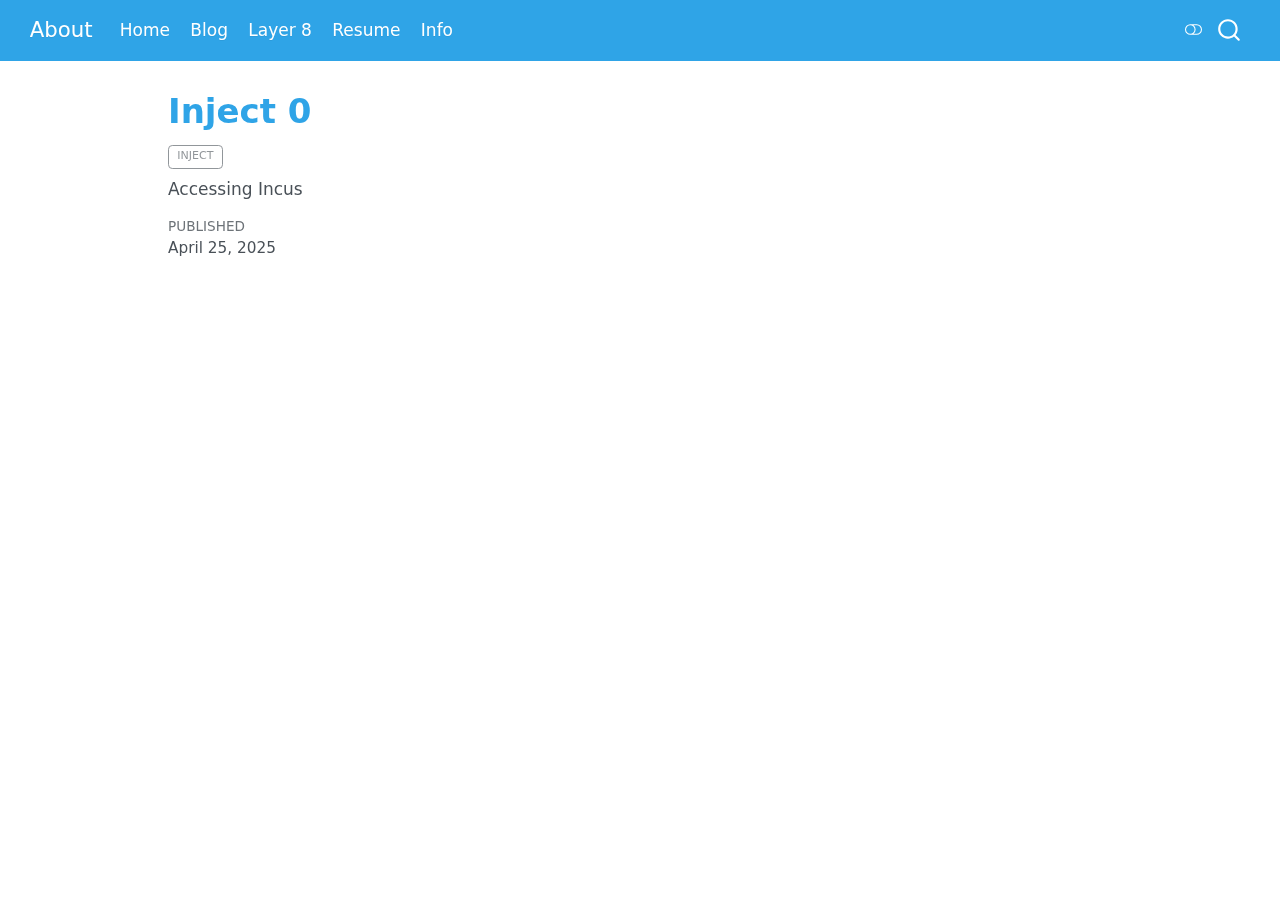
<file: layer8/Inject 0/index.html>
<!DOCTYPE html>
<html xmlns="http://www.w3.org/1999/xhtml" lang="en" xml:lang="en"><head>

<meta charset="utf-8">
<meta name="generator" content="quarto-1.6.43">

<meta name="viewport" content="width=device-width, initial-scale=1.0, user-scalable=yes">

<meta name="dcterms.date" content="2025-04-25">
<meta name="description" content="Accessing Incus">

<title>Inject 0 – About</title>
<style>
code{white-space: pre-wrap;}
span.smallcaps{font-variant: small-caps;}
div.columns{display: flex; gap: min(4vw, 1.5em);}
div.column{flex: auto; overflow-x: auto;}
div.hanging-indent{margin-left: 1.5em; text-indent: -1.5em;}
ul.task-list{list-style: none;}
ul.task-list li input[type="checkbox"] {
  width: 0.8em;
  margin: 0 0.8em 0.2em -1em; /* quarto-specific, see https://github.com/quarto-dev/quarto-cli/issues/4556 */ 
  vertical-align: middle;
}
</style>


<script src="../../site_libs/quarto-nav/quarto-nav.js"></script>
<script src="../../site_libs/quarto-nav/headroom.min.js"></script>
<script src="../../site_libs/clipboard/clipboard.min.js"></script>
<script src="../../site_libs/quarto-search/autocomplete.umd.js"></script>
<script src="../../site_libs/quarto-search/fuse.min.js"></script>
<script src="../../site_libs/quarto-search/quarto-search.js"></script>
<meta name="quarto:offset" content="../../">
<script src="../../site_libs/quarto-html/quarto.js"></script>
<script src="../../site_libs/quarto-html/popper.min.js"></script>
<script src="../../site_libs/quarto-html/tippy.umd.min.js"></script>
<script src="../../site_libs/quarto-html/anchor.min.js"></script>
<link href="../../site_libs/quarto-html/tippy.css" rel="stylesheet">
<link href="../../site_libs/quarto-html/quarto-syntax-highlighting-d4d76bf8491c20bad77d141916dc28e1.css" rel="stylesheet" class="quarto-color-scheme" id="quarto-text-highlighting-styles">
<link href="../../site_libs/quarto-html/quarto-syntax-highlighting-dark-4379b0ccadffce622b03caf4c46266b3.css" rel="prefetch" class="quarto-color-scheme quarto-color-alternate" id="quarto-text-highlighting-styles">
<script src="../../site_libs/bootstrap/bootstrap.min.js"></script>
<link href="../../site_libs/bootstrap/bootstrap-icons.css" rel="stylesheet">
<link href="../../site_libs/bootstrap/bootstrap-f5c0870c50312f1e1975c78d11a52136.min.css" rel="stylesheet" append-hash="true" class="quarto-color-scheme" id="quarto-bootstrap" data-mode="light">
<link href="../../site_libs/bootstrap/bootstrap-dark-eff5e7c350bd88b162c43986e7ef7b06.min.css" rel="prefetch" append-hash="true" class="quarto-color-scheme quarto-color-alternate" id="quarto-bootstrap" data-mode="dark">
<script id="quarto-search-options" type="application/json">{
  "location": "navbar",
  "copy-button": false,
  "collapse-after": 3,
  "panel-placement": "end",
  "type": "overlay",
  "limit": 50,
  "keyboard-shortcut": [
    "f",
    "/",
    "s"
  ],
  "show-item-context": false,
  "language": {
    "search-no-results-text": "No results",
    "search-matching-documents-text": "matching documents",
    "search-copy-link-title": "Copy link to search",
    "search-hide-matches-text": "Hide additional matches",
    "search-more-match-text": "more match in this document",
    "search-more-matches-text": "more matches in this document",
    "search-clear-button-title": "Clear",
    "search-text-placeholder": "",
    "search-detached-cancel-button-title": "Cancel",
    "search-submit-button-title": "Submit",
    "search-label": "Search"
  }
}</script>


<link rel="stylesheet" href="../../styles.css">
</head>

<body class="nav-fixed">

<div id="quarto-search-results"></div>
  <header id="quarto-header" class="headroom fixed-top">
    <nav class="navbar navbar-expand-lg " data-bs-theme="dark">
      <div class="navbar-container container-fluid">
      <div class="navbar-brand-container mx-auto">
    <a class="navbar-brand" href="../../index.html">
    <span class="navbar-title">About</span>
    </a>
  </div>
            <div id="quarto-search" class="" title="Search"></div>
          <button class="navbar-toggler" type="button" data-bs-toggle="collapse" data-bs-target="#navbarCollapse" aria-controls="navbarCollapse" role="menu" aria-expanded="false" aria-label="Toggle navigation" onclick="if (window.quartoToggleHeadroom) { window.quartoToggleHeadroom(); }">
  <span class="navbar-toggler-icon"></span>
</button>
          <div class="collapse navbar-collapse" id="navbarCollapse">
            <ul class="navbar-nav navbar-nav-scroll me-auto">
  <li class="nav-item">
    <a class="nav-link" href="../../index.html"> 
<span class="menu-text">Home</span></a>
  </li>  
  <li class="nav-item">
    <a class="nav-link" href="../../blog/index.html"> 
<span class="menu-text">Blog</span></a>
  </li>  
  <li class="nav-item">
    <a class="nav-link" href="../../layer8/index.html"> 
<span class="menu-text">Layer 8</span></a>
  </li>  
  <li class="nav-item">
    <a class="nav-link" href="../../resume/index.html"> 
<span class="menu-text">Resume</span></a>
  </li>  
  <li class="nav-item">
    <a class="nav-link" href="../../info/index.html"> 
<span class="menu-text">Info</span></a>
  </li>  
</ul>
          </div> <!-- /navcollapse -->
            <div class="quarto-navbar-tools">
  <a href="" class="quarto-color-scheme-toggle quarto-navigation-tool  px-1" onclick="window.quartoToggleColorScheme(); return false;" title="Toggle dark mode"><i class="bi"></i></a>
</div>
      </div> <!-- /container-fluid -->
    </nav>
</header>
<!-- content -->
<div id="quarto-content" class="quarto-container page-columns page-rows-contents page-layout-article page-navbar">
<!-- sidebar -->
<!-- margin-sidebar -->
    <div id="quarto-margin-sidebar" class="sidebar margin-sidebar zindex-bottom">
        
    </div>
<!-- main -->
<main class="content" id="quarto-document-content">

<header id="title-block-header" class="quarto-title-block default">
<div class="quarto-title">
<h1 class="title">Inject 0</h1>
  <div class="quarto-categories">
    <div class="quarto-category">Inject</div>
  </div>
  </div>

<div>
  <div class="description">
    Accessing Incus
  </div>
</div>


<div class="quarto-title-meta">

    
    <div>
    <div class="quarto-title-meta-heading">Published</div>
    <div class="quarto-title-meta-contents">
      <p class="date">April 25, 2025</p>
    </div>
  </div>
  
    
  </div>
  


</header>





</main> <!-- /main -->
<script id="quarto-html-after-body" type="application/javascript">
window.document.addEventListener("DOMContentLoaded", function (event) {
  const toggleBodyColorMode = (bsSheetEl) => {
    const mode = bsSheetEl.getAttribute("data-mode");
    const bodyEl = window.document.querySelector("body");
    if (mode === "dark") {
      bodyEl.classList.add("quarto-dark");
      bodyEl.classList.remove("quarto-light");
    } else {
      bodyEl.classList.add("quarto-light");
      bodyEl.classList.remove("quarto-dark");
    }
  }
  const toggleBodyColorPrimary = () => {
    const bsSheetEl = window.document.querySelector("link#quarto-bootstrap");
    if (bsSheetEl) {
      toggleBodyColorMode(bsSheetEl);
    }
  }
  toggleBodyColorPrimary();  
  const disableStylesheet = (stylesheets) => {
    for (let i=0; i < stylesheets.length; i++) {
      const stylesheet = stylesheets[i];
      stylesheet.rel = 'prefetch';
    }
  }
  const enableStylesheet = (stylesheets) => {
    for (let i=0; i < stylesheets.length; i++) {
      const stylesheet = stylesheets[i];
      stylesheet.rel = 'stylesheet';
    }
  }
  const manageTransitions = (selector, allowTransitions) => {
    const els = window.document.querySelectorAll(selector);
    for (let i=0; i < els.length; i++) {
      const el = els[i];
      if (allowTransitions) {
        el.classList.remove('notransition');
      } else {
        el.classList.add('notransition');
      }
    }
  }
  const toggleGiscusIfUsed = (isAlternate, darkModeDefault) => {
    const baseTheme = document.querySelector('#giscus-base-theme')?.value ?? 'light';
    const alternateTheme = document.querySelector('#giscus-alt-theme')?.value ?? 'dark';
    let newTheme = '';
    if(darkModeDefault) {
      newTheme = isAlternate ? baseTheme : alternateTheme;
    } else {
      newTheme = isAlternate ? alternateTheme : baseTheme;
    }
    const changeGiscusTheme = () => {
      // From: https://github.com/giscus/giscus/issues/336
      const sendMessage = (message) => {
        const iframe = document.querySelector('iframe.giscus-frame');
        if (!iframe) return;
        iframe.contentWindow.postMessage({ giscus: message }, 'https://giscus.app');
      }
      sendMessage({
        setConfig: {
          theme: newTheme
        }
      });
    }
    const isGiscussLoaded = window.document.querySelector('iframe.giscus-frame') !== null;
    if (isGiscussLoaded) {
      changeGiscusTheme();
    }
  }
  const toggleColorMode = (alternate) => {
    // Switch the stylesheets
    const alternateStylesheets = window.document.querySelectorAll('link.quarto-color-scheme.quarto-color-alternate');
    manageTransitions('#quarto-margin-sidebar .nav-link', false);
    if (alternate) {
      enableStylesheet(alternateStylesheets);
      for (const sheetNode of alternateStylesheets) {
        if (sheetNode.id === "quarto-bootstrap") {
          toggleBodyColorMode(sheetNode);
        }
      }
    } else {
      disableStylesheet(alternateStylesheets);
      toggleBodyColorPrimary();
    }
    manageTransitions('#quarto-margin-sidebar .nav-link', true);
    // Switch the toggles
    const toggles = window.document.querySelectorAll('.quarto-color-scheme-toggle');
    for (let i=0; i < toggles.length; i++) {
      const toggle = toggles[i];
      if (toggle) {
        if (alternate) {
          toggle.classList.add("alternate");     
        } else {
          toggle.classList.remove("alternate");
        }
      }
    }
    // Hack to workaround the fact that safari doesn't
    // properly recolor the scrollbar when toggling (#1455)
    if (navigator.userAgent.indexOf('Safari') > 0 && navigator.userAgent.indexOf('Chrome') == -1) {
      manageTransitions("body", false);
      window.scrollTo(0, 1);
      setTimeout(() => {
        window.scrollTo(0, 0);
        manageTransitions("body", true);
      }, 40);  
    }
  }
  const isFileUrl = () => { 
    return window.location.protocol === 'file:';
  }
  const hasAlternateSentinel = () => {  
    let styleSentinel = getColorSchemeSentinel();
    if (styleSentinel !== null) {
      return styleSentinel === "alternate";
    } else {
      return false;
    }
  }
  const setStyleSentinel = (alternate) => {
    const value = alternate ? "alternate" : "default";
    if (!isFileUrl()) {
      window.localStorage.setItem("quarto-color-scheme", value);
    } else {
      localAlternateSentinel = value;
    }
  }
  const getColorSchemeSentinel = () => {
    if (!isFileUrl()) {
      const storageValue = window.localStorage.getItem("quarto-color-scheme");
      return storageValue != null ? storageValue : localAlternateSentinel;
    } else {
      return localAlternateSentinel;
    }
  }
  const darkModeDefault = false;
  let localAlternateSentinel = darkModeDefault ? 'alternate' : 'default';
  // Dark / light mode switch
  window.quartoToggleColorScheme = () => {
    // Read the current dark / light value 
    let toAlternate = !hasAlternateSentinel();
    toggleColorMode(toAlternate);
    setStyleSentinel(toAlternate);
    toggleGiscusIfUsed(toAlternate, darkModeDefault);
  };
  // Ensure there is a toggle, if there isn't float one in the top right
  if (window.document.querySelector('.quarto-color-scheme-toggle') === null) {
    const a = window.document.createElement('a');
    a.classList.add('top-right');
    a.classList.add('quarto-color-scheme-toggle');
    a.href = "";
    a.onclick = function() { try { window.quartoToggleColorScheme(); } catch {} return false; };
    const i = window.document.createElement("i");
    i.classList.add('bi');
    a.appendChild(i);
    window.document.body.appendChild(a);
  }
  // Switch to dark mode if need be
  if (hasAlternateSentinel()) {
    toggleColorMode(true);
  } else {
    toggleColorMode(false);
  }
  const icon = "";
  const anchorJS = new window.AnchorJS();
  anchorJS.options = {
    placement: 'right',
    icon: icon
  };
  anchorJS.add('.anchored');
  const isCodeAnnotation = (el) => {
    for (const clz of el.classList) {
      if (clz.startsWith('code-annotation-')) {                     
        return true;
      }
    }
    return false;
  }
  const onCopySuccess = function(e) {
    // button target
    const button = e.trigger;
    // don't keep focus
    button.blur();
    // flash "checked"
    button.classList.add('code-copy-button-checked');
    var currentTitle = button.getAttribute("title");
    button.setAttribute("title", "Copied!");
    let tooltip;
    if (window.bootstrap) {
      button.setAttribute("data-bs-toggle", "tooltip");
      button.setAttribute("data-bs-placement", "left");
      button.setAttribute("data-bs-title", "Copied!");
      tooltip = new bootstrap.Tooltip(button, 
        { trigger: "manual", 
          customClass: "code-copy-button-tooltip",
          offset: [0, -8]});
      tooltip.show();    
    }
    setTimeout(function() {
      if (tooltip) {
        tooltip.hide();
        button.removeAttribute("data-bs-title");
        button.removeAttribute("data-bs-toggle");
        button.removeAttribute("data-bs-placement");
      }
      button.setAttribute("title", currentTitle);
      button.classList.remove('code-copy-button-checked');
    }, 1000);
    // clear code selection
    e.clearSelection();
  }
  const getTextToCopy = function(trigger) {
      const codeEl = trigger.previousElementSibling.cloneNode(true);
      for (const childEl of codeEl.children) {
        if (isCodeAnnotation(childEl)) {
          childEl.remove();
        }
      }
      return codeEl.innerText;
  }
  const clipboard = new window.ClipboardJS('.code-copy-button:not([data-in-quarto-modal])', {
    text: getTextToCopy
  });
  clipboard.on('success', onCopySuccess);
  if (window.document.getElementById('quarto-embedded-source-code-modal')) {
    const clipboardModal = new window.ClipboardJS('.code-copy-button[data-in-quarto-modal]', {
      text: getTextToCopy,
      container: window.document.getElementById('quarto-embedded-source-code-modal')
    });
    clipboardModal.on('success', onCopySuccess);
  }
    var localhostRegex = new RegExp(/^(?:http|https):\/\/localhost\:?[0-9]*\//);
    var mailtoRegex = new RegExp(/^mailto:/);
      var filterRegex = new RegExp("https:\/\/yellowpluto\.github\.io\/");
    var isInternal = (href) => {
        return filterRegex.test(href) || localhostRegex.test(href) || mailtoRegex.test(href);
    }
    // Inspect non-navigation links and adorn them if external
 	var links = window.document.querySelectorAll('a[href]:not(.nav-link):not(.navbar-brand):not(.toc-action):not(.sidebar-link):not(.sidebar-item-toggle):not(.pagination-link):not(.no-external):not([aria-hidden]):not(.dropdown-item):not(.quarto-navigation-tool):not(.about-link)');
    for (var i=0; i<links.length; i++) {
      const link = links[i];
      if (!isInternal(link.href)) {
        // undo the damage that might have been done by quarto-nav.js in the case of
        // links that we want to consider external
        if (link.dataset.originalHref !== undefined) {
          link.href = link.dataset.originalHref;
        }
      }
    }
  function tippyHover(el, contentFn, onTriggerFn, onUntriggerFn) {
    const config = {
      allowHTML: true,
      maxWidth: 500,
      delay: 100,
      arrow: false,
      appendTo: function(el) {
          return el.parentElement;
      },
      interactive: true,
      interactiveBorder: 10,
      theme: 'quarto',
      placement: 'bottom-start',
    };
    if (contentFn) {
      config.content = contentFn;
    }
    if (onTriggerFn) {
      config.onTrigger = onTriggerFn;
    }
    if (onUntriggerFn) {
      config.onUntrigger = onUntriggerFn;
    }
    window.tippy(el, config); 
  }
  const noterefs = window.document.querySelectorAll('a[role="doc-noteref"]');
  for (var i=0; i<noterefs.length; i++) {
    const ref = noterefs[i];
    tippyHover(ref, function() {
      // use id or data attribute instead here
      let href = ref.getAttribute('data-footnote-href') || ref.getAttribute('href');
      try { href = new URL(href).hash; } catch {}
      const id = href.replace(/^#\/?/, "");
      const note = window.document.getElementById(id);
      if (note) {
        return note.innerHTML;
      } else {
        return "";
      }
    });
  }
  const xrefs = window.document.querySelectorAll('a.quarto-xref');
  const processXRef = (id, note) => {
    // Strip column container classes
    const stripColumnClz = (el) => {
      el.classList.remove("page-full", "page-columns");
      if (el.children) {
        for (const child of el.children) {
          stripColumnClz(child);
        }
      }
    }
    stripColumnClz(note)
    if (id === null || id.startsWith('sec-')) {
      // Special case sections, only their first couple elements
      const container = document.createElement("div");
      if (note.children && note.children.length > 2) {
        container.appendChild(note.children[0].cloneNode(true));
        for (let i = 1; i < note.children.length; i++) {
          const child = note.children[i];
          if (child.tagName === "P" && child.innerText === "") {
            continue;
          } else {
            container.appendChild(child.cloneNode(true));
            break;
          }
        }
        if (window.Quarto?.typesetMath) {
          window.Quarto.typesetMath(container);
        }
        return container.innerHTML
      } else {
        if (window.Quarto?.typesetMath) {
          window.Quarto.typesetMath(note);
        }
        return note.innerHTML;
      }
    } else {
      // Remove any anchor links if they are present
      const anchorLink = note.querySelector('a.anchorjs-link');
      if (anchorLink) {
        anchorLink.remove();
      }
      if (window.Quarto?.typesetMath) {
        window.Quarto.typesetMath(note);
      }
      if (note.classList.contains("callout")) {
        return note.outerHTML;
      } else {
        return note.innerHTML;
      }
    }
  }
  for (var i=0; i<xrefs.length; i++) {
    const xref = xrefs[i];
    tippyHover(xref, undefined, function(instance) {
      instance.disable();
      let url = xref.getAttribute('href');
      let hash = undefined; 
      if (url.startsWith('#')) {
        hash = url;
      } else {
        try { hash = new URL(url).hash; } catch {}
      }
      if (hash) {
        const id = hash.replace(/^#\/?/, "");
        const note = window.document.getElementById(id);
        if (note !== null) {
          try {
            const html = processXRef(id, note.cloneNode(true));
            instance.setContent(html);
          } finally {
            instance.enable();
            instance.show();
          }
        } else {
          // See if we can fetch this
          fetch(url.split('#')[0])
          .then(res => res.text())
          .then(html => {
            const parser = new DOMParser();
            const htmlDoc = parser.parseFromString(html, "text/html");
            const note = htmlDoc.getElementById(id);
            if (note !== null) {
              const html = processXRef(id, note);
              instance.setContent(html);
            } 
          }).finally(() => {
            instance.enable();
            instance.show();
          });
        }
      } else {
        // See if we can fetch a full url (with no hash to target)
        // This is a special case and we should probably do some content thinning / targeting
        fetch(url)
        .then(res => res.text())
        .then(html => {
          const parser = new DOMParser();
          const htmlDoc = parser.parseFromString(html, "text/html");
          const note = htmlDoc.querySelector('main.content');
          if (note !== null) {
            // This should only happen for chapter cross references
            // (since there is no id in the URL)
            // remove the first header
            if (note.children.length > 0 && note.children[0].tagName === "HEADER") {
              note.children[0].remove();
            }
            const html = processXRef(null, note);
            instance.setContent(html);
          } 
        }).finally(() => {
          instance.enable();
          instance.show();
        });
      }
    }, function(instance) {
    });
  }
      let selectedAnnoteEl;
      const selectorForAnnotation = ( cell, annotation) => {
        let cellAttr = 'data-code-cell="' + cell + '"';
        let lineAttr = 'data-code-annotation="' +  annotation + '"';
        const selector = 'span[' + cellAttr + '][' + lineAttr + ']';
        return selector;
      }
      const selectCodeLines = (annoteEl) => {
        const doc = window.document;
        const targetCell = annoteEl.getAttribute("data-target-cell");
        const targetAnnotation = annoteEl.getAttribute("data-target-annotation");
        const annoteSpan = window.document.querySelector(selectorForAnnotation(targetCell, targetAnnotation));
        const lines = annoteSpan.getAttribute("data-code-lines").split(",");
        const lineIds = lines.map((line) => {
          return targetCell + "-" + line;
        })
        let top = null;
        let height = null;
        let parent = null;
        if (lineIds.length > 0) {
            //compute the position of the single el (top and bottom and make a div)
            const el = window.document.getElementById(lineIds[0]);
            top = el.offsetTop;
            height = el.offsetHeight;
            parent = el.parentElement.parentElement;
          if (lineIds.length > 1) {
            const lastEl = window.document.getElementById(lineIds[lineIds.length - 1]);
            const bottom = lastEl.offsetTop + lastEl.offsetHeight;
            height = bottom - top;
          }
          if (top !== null && height !== null && parent !== null) {
            // cook up a div (if necessary) and position it 
            let div = window.document.getElementById("code-annotation-line-highlight");
            if (div === null) {
              div = window.document.createElement("div");
              div.setAttribute("id", "code-annotation-line-highlight");
              div.style.position = 'absolute';
              parent.appendChild(div);
            }
            div.style.top = top - 2 + "px";
            div.style.height = height + 4 + "px";
            div.style.left = 0;
            let gutterDiv = window.document.getElementById("code-annotation-line-highlight-gutter");
            if (gutterDiv === null) {
              gutterDiv = window.document.createElement("div");
              gutterDiv.setAttribute("id", "code-annotation-line-highlight-gutter");
              gutterDiv.style.position = 'absolute';
              const codeCell = window.document.getElementById(targetCell);
              const gutter = codeCell.querySelector('.code-annotation-gutter');
              gutter.appendChild(gutterDiv);
            }
            gutterDiv.style.top = top - 2 + "px";
            gutterDiv.style.height = height + 4 + "px";
          }
          selectedAnnoteEl = annoteEl;
        }
      };
      const unselectCodeLines = () => {
        const elementsIds = ["code-annotation-line-highlight", "code-annotation-line-highlight-gutter"];
        elementsIds.forEach((elId) => {
          const div = window.document.getElementById(elId);
          if (div) {
            div.remove();
          }
        });
        selectedAnnoteEl = undefined;
      };
        // Handle positioning of the toggle
    window.addEventListener(
      "resize",
      throttle(() => {
        elRect = undefined;
        if (selectedAnnoteEl) {
          selectCodeLines(selectedAnnoteEl);
        }
      }, 10)
    );
    function throttle(fn, ms) {
    let throttle = false;
    let timer;
      return (...args) => {
        if(!throttle) { // first call gets through
            fn.apply(this, args);
            throttle = true;
        } else { // all the others get throttled
            if(timer) clearTimeout(timer); // cancel #2
            timer = setTimeout(() => {
              fn.apply(this, args);
              timer = throttle = false;
            }, ms);
        }
      };
    }
      // Attach click handler to the DT
      const annoteDls = window.document.querySelectorAll('dt[data-target-cell]');
      for (const annoteDlNode of annoteDls) {
        annoteDlNode.addEventListener('click', (event) => {
          const clickedEl = event.target;
          if (clickedEl !== selectedAnnoteEl) {
            unselectCodeLines();
            const activeEl = window.document.querySelector('dt[data-target-cell].code-annotation-active');
            if (activeEl) {
              activeEl.classList.remove('code-annotation-active');
            }
            selectCodeLines(clickedEl);
            clickedEl.classList.add('code-annotation-active');
          } else {
            // Unselect the line
            unselectCodeLines();
            clickedEl.classList.remove('code-annotation-active');
          }
        });
      }
  const findCites = (el) => {
    const parentEl = el.parentElement;
    if (parentEl) {
      const cites = parentEl.dataset.cites;
      if (cites) {
        return {
          el,
          cites: cites.split(' ')
        };
      } else {
        return findCites(el.parentElement)
      }
    } else {
      return undefined;
    }
  };
  var bibliorefs = window.document.querySelectorAll('a[role="doc-biblioref"]');
  for (var i=0; i<bibliorefs.length; i++) {
    const ref = bibliorefs[i];
    const citeInfo = findCites(ref);
    if (citeInfo) {
      tippyHover(citeInfo.el, function() {
        var popup = window.document.createElement('div');
        citeInfo.cites.forEach(function(cite) {
          var citeDiv = window.document.createElement('div');
          citeDiv.classList.add('hanging-indent');
          citeDiv.classList.add('csl-entry');
          var biblioDiv = window.document.getElementById('ref-' + cite);
          if (biblioDiv) {
            citeDiv.innerHTML = biblioDiv.innerHTML;
          }
          popup.appendChild(citeDiv);
        });
        return popup.innerHTML;
      });
    }
  }
});
</script>
</div> <!-- /content -->




</body></html>
</file>
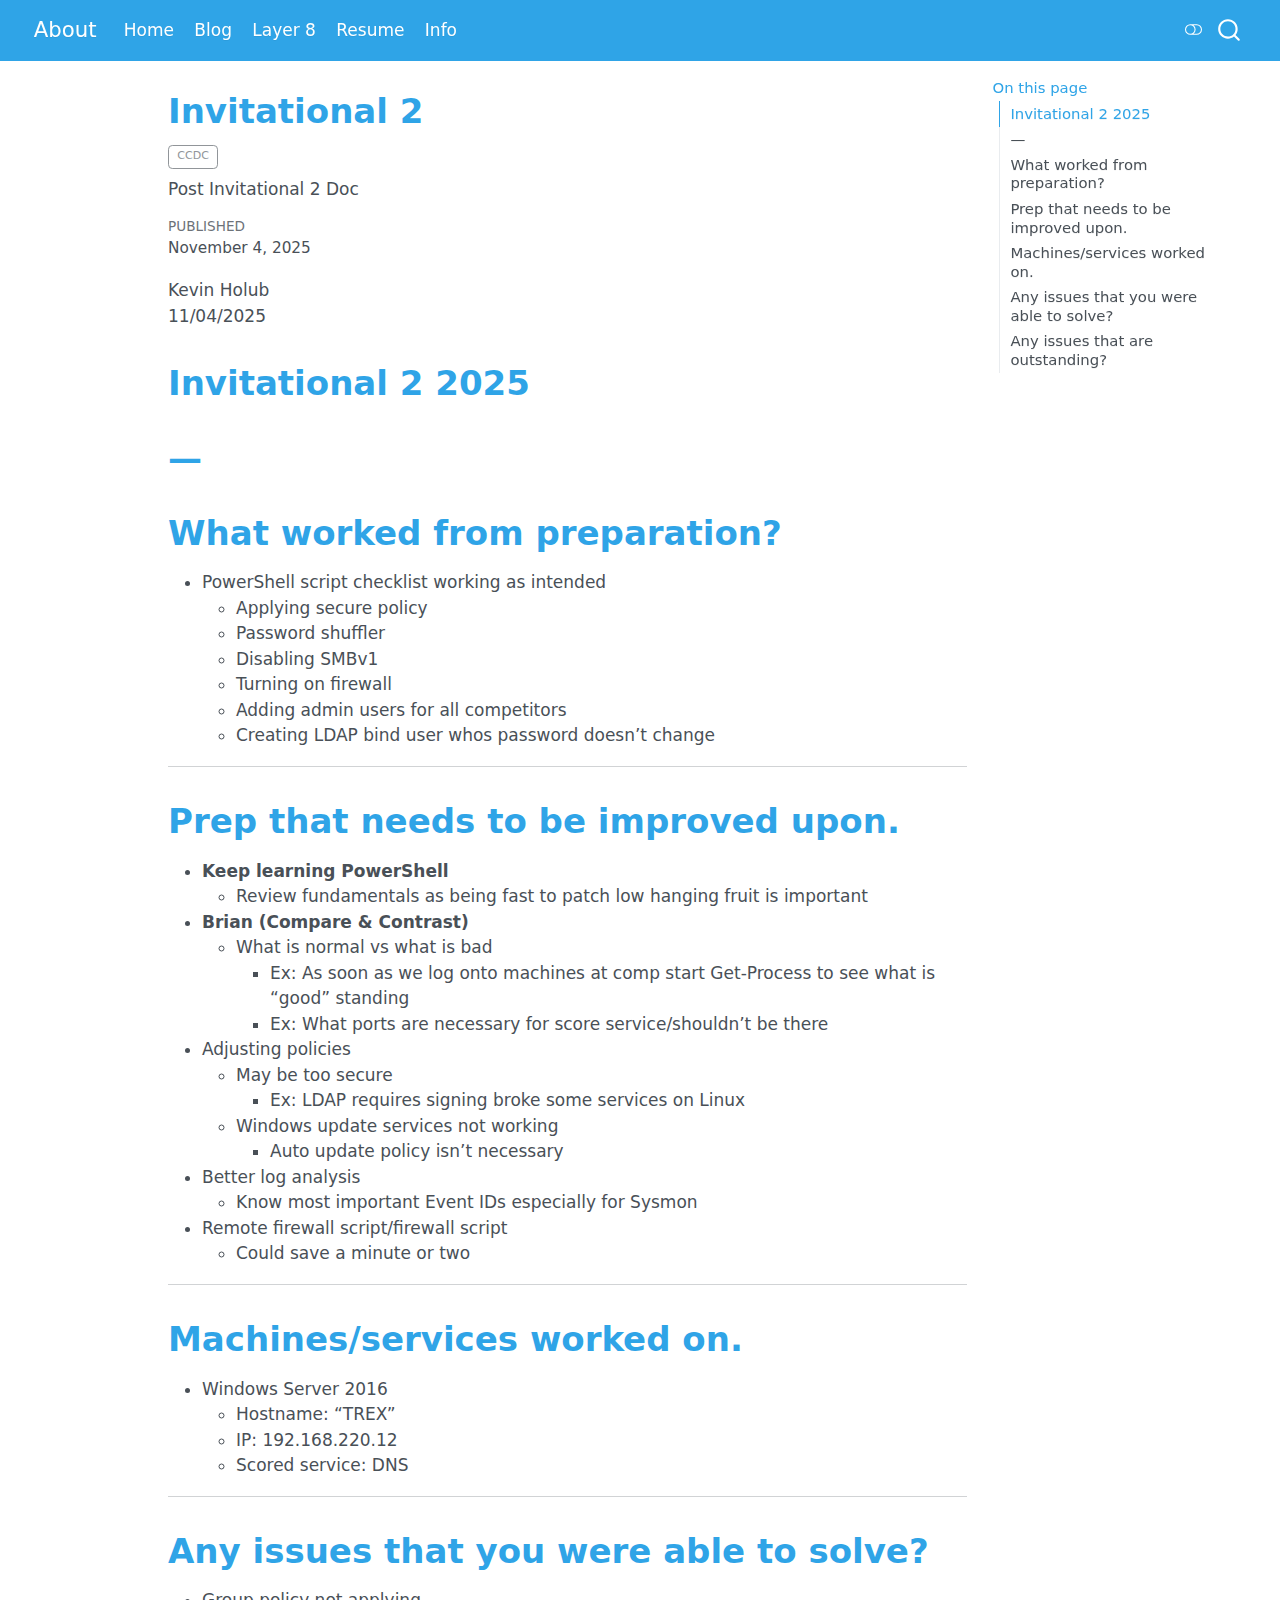
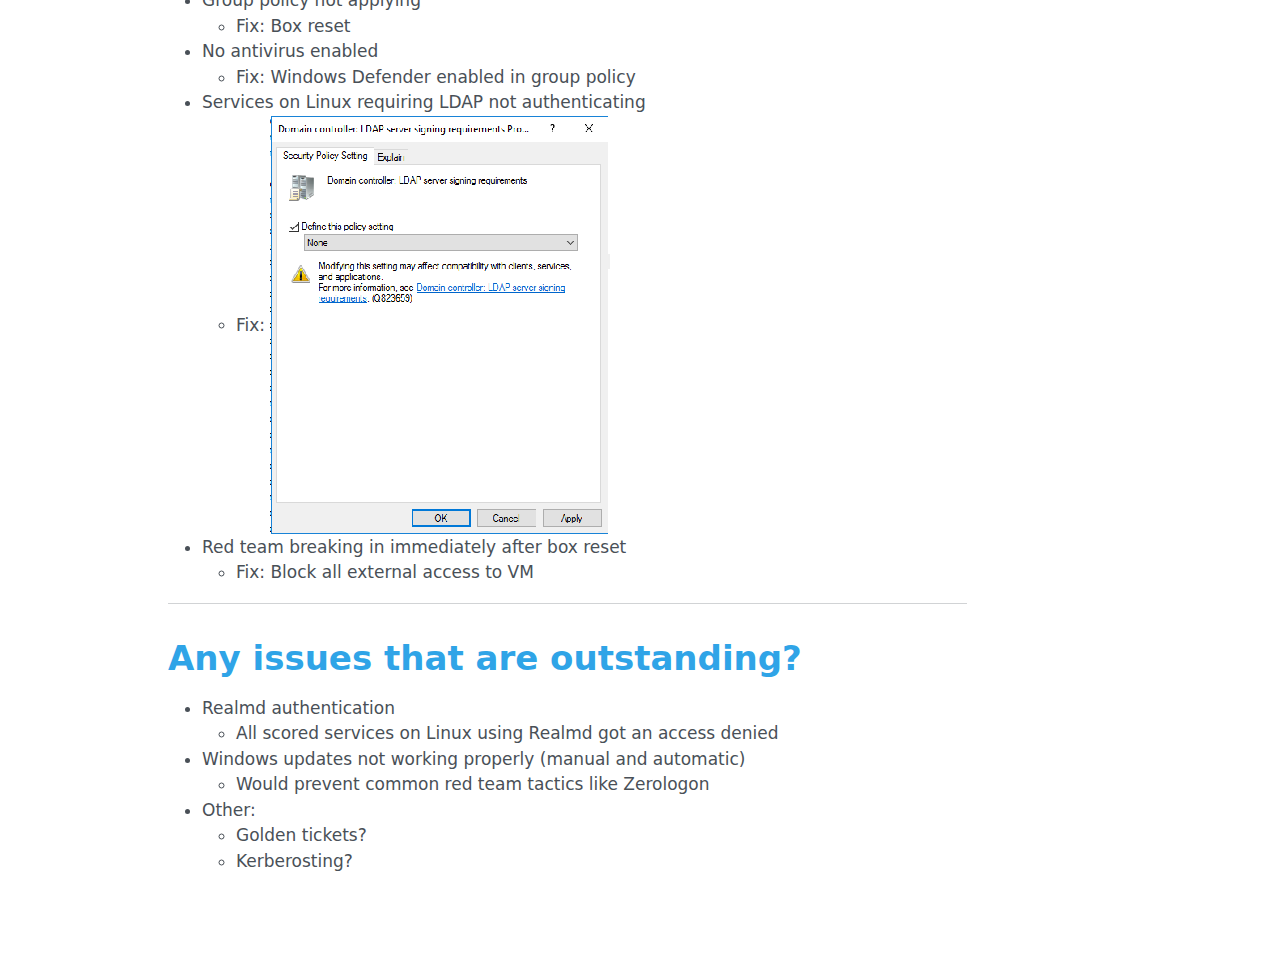
<file: layer8/Inv 2/index.html>
<!DOCTYPE html>
<html xmlns="http://www.w3.org/1999/xhtml" lang="en" xml:lang="en"><head>

<meta charset="utf-8">
<meta name="generator" content="quarto-1.8.25">

<meta name="viewport" content="width=device-width, initial-scale=1.0, user-scalable=yes">

<meta name="dcterms.date" content="2025-11-04">
<meta name="description" content="Post Invitational 2 Doc">

<title>Invitational 2 – About</title>
<style>
code{white-space: pre-wrap;}
span.smallcaps{font-variant: small-caps;}
div.columns{display: flex; gap: min(4vw, 1.5em);}
div.column{flex: auto; overflow-x: auto;}
div.hanging-indent{margin-left: 1.5em; text-indent: -1.5em;}
ul.task-list{list-style: none;}
ul.task-list li input[type="checkbox"] {
  width: 0.8em;
  margin: 0 0.8em 0.2em -1em; /* quarto-specific, see https://github.com/quarto-dev/quarto-cli/issues/4556 */ 
  vertical-align: middle;
}
</style>


<script src="../../site_libs/quarto-nav/quarto-nav.js"></script>
<script src="../../site_libs/quarto-nav/headroom.min.js"></script>
<script src="../../site_libs/clipboard/clipboard.min.js"></script>
<script src="../../site_libs/quarto-search/autocomplete.umd.js"></script>
<script src="../../site_libs/quarto-search/fuse.min.js"></script>
<script src="../../site_libs/quarto-search/quarto-search.js"></script>
<meta name="quarto:offset" content="../../">
<script src="../../site_libs/quarto-html/quarto.js" type="module"></script>
<script src="../../site_libs/quarto-html/tabsets/tabsets.js" type="module"></script>
<script src="../../site_libs/quarto-html/axe/axe-check.js" type="module"></script>
<script src="../../site_libs/quarto-html/popper.min.js"></script>
<script src="../../site_libs/quarto-html/tippy.umd.min.js"></script>
<script src="../../site_libs/quarto-html/anchor.min.js"></script>
<link href="../../site_libs/quarto-html/tippy.css" rel="stylesheet">
<link href="../../site_libs/quarto-html/quarto-syntax-highlighting-7b89279ff1a6dce999919e0e67d4d9ec.css" rel="stylesheet" class="quarto-color-scheme" id="quarto-text-highlighting-styles">
<link href="../../site_libs/quarto-html/quarto-syntax-highlighting-dark-707d8167ce6003fca903bfe2be84ab7f.css" rel="stylesheet" class="quarto-color-scheme quarto-color-alternate" id="quarto-text-highlighting-styles">
<link href="../../site_libs/quarto-html/quarto-syntax-highlighting-7b89279ff1a6dce999919e0e67d4d9ec.css" rel="stylesheet" class="quarto-color-scheme-extra" id="quarto-text-highlighting-styles">
<script src="../../site_libs/bootstrap/bootstrap.min.js"></script>
<link href="../../site_libs/bootstrap/bootstrap-icons.css" rel="stylesheet">
<link href="../../site_libs/bootstrap/bootstrap-b99f487086fa9555d44c4d6901a13082.min.css" rel="stylesheet" append-hash="true" class="quarto-color-scheme" id="quarto-bootstrap" data-mode="light">
<link href="../../site_libs/bootstrap/bootstrap-dark-e7f4145358ce1d0cd37d8d374dbb44f9.min.css" rel="stylesheet" append-hash="true" class="quarto-color-scheme quarto-color-alternate" id="quarto-bootstrap" data-mode="dark">
<link href="../../site_libs/bootstrap/bootstrap-b99f487086fa9555d44c4d6901a13082.min.css" rel="stylesheet" append-hash="true" class="quarto-color-scheme-extra" id="quarto-bootstrap" data-mode="light">
<script id="quarto-search-options" type="application/json">{
  "location": "navbar",
  "copy-button": false,
  "collapse-after": 3,
  "panel-placement": "end",
  "type": "overlay",
  "limit": 50,
  "keyboard-shortcut": [
    "f",
    "/",
    "s"
  ],
  "show-item-context": false,
  "language": {
    "search-no-results-text": "No results",
    "search-matching-documents-text": "matching documents",
    "search-copy-link-title": "Copy link to search",
    "search-hide-matches-text": "Hide additional matches",
    "search-more-match-text": "more match in this document",
    "search-more-matches-text": "more matches in this document",
    "search-clear-button-title": "Clear",
    "search-text-placeholder": "",
    "search-detached-cancel-button-title": "Cancel",
    "search-submit-button-title": "Submit",
    "search-label": "Search"
  }
}</script>


<link rel="stylesheet" href="../../styles.css">
</head>

<body class="nav-fixed quarto-light"><script id="quarto-html-before-body" type="application/javascript">
    const toggleBodyColorMode = (bsSheetEl) => {
      const mode = bsSheetEl.getAttribute("data-mode");
      const bodyEl = window.document.querySelector("body");
      if (mode === "dark") {
        bodyEl.classList.add("quarto-dark");
        bodyEl.classList.remove("quarto-light");
      } else {
        bodyEl.classList.add("quarto-light");
        bodyEl.classList.remove("quarto-dark");
      }
    }
    const toggleBodyColorPrimary = () => {
      const bsSheetEl = window.document.querySelector("link#quarto-bootstrap:not([rel=disabled-stylesheet])");
      if (bsSheetEl) {
        toggleBodyColorMode(bsSheetEl);
      }
    }
    const setColorSchemeToggle = (alternate) => {
      const toggles = window.document.querySelectorAll('.quarto-color-scheme-toggle');
      for (let i=0; i < toggles.length; i++) {
        const toggle = toggles[i];
        if (toggle) {
          if (alternate) {
            toggle.classList.add("alternate");
          } else {
            toggle.classList.remove("alternate");
          }
        }
      }
    };
    const toggleColorMode = (alternate) => {
      // Switch the stylesheets
      const primaryStylesheets = window.document.querySelectorAll('link.quarto-color-scheme:not(.quarto-color-alternate)');
      const alternateStylesheets = window.document.querySelectorAll('link.quarto-color-scheme.quarto-color-alternate');
      manageTransitions('#quarto-margin-sidebar .nav-link', false);
      if (alternate) {
        // note: dark is layered on light, we don't disable primary!
        enableStylesheet(alternateStylesheets);
        for (const sheetNode of alternateStylesheets) {
          if (sheetNode.id === "quarto-bootstrap") {
            toggleBodyColorMode(sheetNode);
          }
        }
      } else {
        disableStylesheet(alternateStylesheets);
        enableStylesheet(primaryStylesheets)
        toggleBodyColorPrimary();
      }
      manageTransitions('#quarto-margin-sidebar .nav-link', true);
      // Switch the toggles
      setColorSchemeToggle(alternate)
      // Hack to workaround the fact that safari doesn't
      // properly recolor the scrollbar when toggling (#1455)
      if (navigator.userAgent.indexOf('Safari') > 0 && navigator.userAgent.indexOf('Chrome') == -1) {
        manageTransitions("body", false);
        window.scrollTo(0, 1);
        setTimeout(() => {
          window.scrollTo(0, 0);
          manageTransitions("body", true);
        }, 40);
      }
    }
    const disableStylesheet = (stylesheets) => {
      for (let i=0; i < stylesheets.length; i++) {
        const stylesheet = stylesheets[i];
        stylesheet.rel = 'disabled-stylesheet';
      }
    }
    const enableStylesheet = (stylesheets) => {
      for (let i=0; i < stylesheets.length; i++) {
        const stylesheet = stylesheets[i];
        if(stylesheet.rel !== 'stylesheet') { // for Chrome, which will still FOUC without this check
          stylesheet.rel = 'stylesheet';
        }
      }
    }
    const manageTransitions = (selector, allowTransitions) => {
      const els = window.document.querySelectorAll(selector);
      for (let i=0; i < els.length; i++) {
        const el = els[i];
        if (allowTransitions) {
          el.classList.remove('notransition');
        } else {
          el.classList.add('notransition');
        }
      }
    }
    const isFileUrl = () => {
      return window.location.protocol === 'file:';
    }
    const hasAlternateSentinel = () => {
      let styleSentinel = getColorSchemeSentinel();
      if (styleSentinel !== null) {
        return styleSentinel === "alternate";
      } else {
        return false;
      }
    }
    const setStyleSentinel = (alternate) => {
      const value = alternate ? "alternate" : "default";
      if (!isFileUrl()) {
        window.localStorage.setItem("quarto-color-scheme", value);
      } else {
        localAlternateSentinel = value;
      }
    }
    const getColorSchemeSentinel = () => {
      if (!isFileUrl()) {
        const storageValue = window.localStorage.getItem("quarto-color-scheme");
        return storageValue != null ? storageValue : localAlternateSentinel;
      } else {
        return localAlternateSentinel;
      }
    }
    const toggleGiscusIfUsed = (isAlternate, darkModeDefault) => {
      const baseTheme = document.querySelector('#giscus-base-theme')?.value ?? 'light';
      const alternateTheme = document.querySelector('#giscus-alt-theme')?.value ?? 'dark';
      let newTheme = '';
      if(authorPrefersDark) {
        newTheme = isAlternate ? baseTheme : alternateTheme;
      } else {
        newTheme = isAlternate ? alternateTheme : baseTheme;
      }
      const changeGiscusTheme = () => {
        // From: https://github.com/giscus/giscus/issues/336
        const sendMessage = (message) => {
          const iframe = document.querySelector('iframe.giscus-frame');
          if (!iframe) return;
          iframe.contentWindow.postMessage({ giscus: message }, 'https://giscus.app');
        }
        sendMessage({
          setConfig: {
            theme: newTheme
          }
        });
      }
      const isGiscussLoaded = window.document.querySelector('iframe.giscus-frame') !== null;
      if (isGiscussLoaded) {
        changeGiscusTheme();
      }
    };
    const authorPrefersDark = false;
    const darkModeDefault = authorPrefersDark;
      document.querySelector('link#quarto-text-highlighting-styles.quarto-color-scheme-extra').rel = 'disabled-stylesheet';
      document.querySelector('link#quarto-bootstrap.quarto-color-scheme-extra').rel = 'disabled-stylesheet';
    let localAlternateSentinel = darkModeDefault ? 'alternate' : 'default';
    // Dark / light mode switch
    window.quartoToggleColorScheme = () => {
      // Read the current dark / light value
      let toAlternate = !hasAlternateSentinel();
      toggleColorMode(toAlternate);
      setStyleSentinel(toAlternate);
      toggleGiscusIfUsed(toAlternate, darkModeDefault);
      window.dispatchEvent(new Event('resize'));
    };
    // Switch to dark mode if need be
    if (hasAlternateSentinel()) {
      toggleColorMode(true);
    } else {
      toggleColorMode(false);
    }
  </script>

<div id="quarto-search-results"></div>
  <header id="quarto-header" class="headroom fixed-top">
    <nav class="navbar navbar-expand-lg " data-bs-theme="dark">
      <div class="navbar-container container-fluid">
      <div class="navbar-brand-container mx-auto">
    <a href="../../index.html" class="navbar-brand navbar-brand-logo">
    </a>
    <a class="navbar-brand" href="../../index.html">
    <span class="navbar-title">About</span>
    </a>
  </div>
            <div id="quarto-search" class="" title="Search"></div>
          <button class="navbar-toggler" type="button" data-bs-toggle="collapse" data-bs-target="#navbarCollapse" aria-controls="navbarCollapse" role="menu" aria-expanded="false" aria-label="Toggle navigation" onclick="if (window.quartoToggleHeadroom) { window.quartoToggleHeadroom(); }">
  <span class="navbar-toggler-icon"></span>
</button>
          <div class="collapse navbar-collapse" id="navbarCollapse">
            <ul class="navbar-nav navbar-nav-scroll me-auto">
  <li class="nav-item">
    <a class="nav-link" href="../../index.html"> 
<span class="menu-text">Home</span></a>
  </li>  
  <li class="nav-item">
    <a class="nav-link" href="../../blog/index.html"> 
<span class="menu-text">Blog</span></a>
  </li>  
  <li class="nav-item">
    <a class="nav-link" href="../../layer8/index.html"> 
<span class="menu-text">Layer 8</span></a>
  </li>  
  <li class="nav-item">
    <a class="nav-link" href="../../resume/index.html"> 
<span class="menu-text">Resume</span></a>
  </li>  
  <li class="nav-item">
    <a class="nav-link" href="../../info/index.html"> 
<span class="menu-text">Info</span></a>
  </li>  
</ul>
          </div> <!-- /navcollapse -->
            <div class="quarto-navbar-tools">
  <a href="" class="quarto-color-scheme-toggle quarto-navigation-tool  px-1" onclick="window.quartoToggleColorScheme(); return false;" title="Toggle dark mode"><i class="bi"></i></a>
</div>
      </div> <!-- /container-fluid -->
    </nav>
</header>
<!-- content -->
<div id="quarto-content" class="quarto-container page-columns page-rows-contents page-layout-article page-navbar">
<!-- sidebar -->
<!-- margin-sidebar -->
    <div id="quarto-margin-sidebar" class="sidebar margin-sidebar">
        <nav id="TOC" role="doc-toc" class="toc-active">
    <h2 id="toc-title">On this page</h2>
   
  <ul>
  <li><a href="#invitational-2-2025" id="toc-invitational-2-2025" class="nav-link active" data-scroll-target="#invitational-2-2025">Invitational 2 2025</a></li>
  <li><a href="#section" id="toc-section" class="nav-link" data-scroll-target="#section">—</a></li>
  <li><a href="#what-worked-from-preparation" id="toc-what-worked-from-preparation" class="nav-link" data-scroll-target="#what-worked-from-preparation">What worked from preparation?</a></li>
  <li><a href="#prep-that-needs-to-be-improved-upon." id="toc-prep-that-needs-to-be-improved-upon." class="nav-link" data-scroll-target="#prep-that-needs-to-be-improved-upon.">Prep that needs to be improved upon.</a></li>
  <li><a href="#machinesservices-worked-on." id="toc-machinesservices-worked-on." class="nav-link" data-scroll-target="#machinesservices-worked-on.">Machines/services worked on.</a></li>
  <li><a href="#any-issues-that-you-were-able-to-solve" id="toc-any-issues-that-you-were-able-to-solve" class="nav-link" data-scroll-target="#any-issues-that-you-were-able-to-solve">Any issues that you were able to solve?</a></li>
  <li><a href="#any-issues-that-are-outstanding" id="toc-any-issues-that-are-outstanding" class="nav-link" data-scroll-target="#any-issues-that-are-outstanding">Any issues that are outstanding?</a></li>
  </ul>
</nav>
    </div>
<!-- main -->
<main class="content" id="quarto-document-content">


<header id="title-block-header" class="quarto-title-block default">
<div class="quarto-title">
<h1 class="title">Invitational 2</h1>
  <div class="quarto-categories">
    <div class="quarto-category">CCDC</div>
  </div>
  </div>

<div>
  <div class="description">
    Post Invitational 2 Doc
  </div>
</div>


<div class="quarto-title-meta">

    
    <div>
    <div class="quarto-title-meta-heading">Published</div>
    <div class="quarto-title-meta-contents">
      <p class="date">November 4, 2025</p>
    </div>
  </div>
  
    
  </div>
  


</header>


<p>Kevin Holub<br>
11/04/2025</p>
<section id="invitational-2-2025" class="level1">
<h1>Invitational 2 2025</h1>
</section>
<section id="section" class="level1">
<h1>—</h1>
</section>
<section id="what-worked-from-preparation" class="level1">
<h1>What worked from preparation?</h1>
<ul>
<li>PowerShell script checklist working as intended
<ul>
<li>Applying secure policy<br>
</li>
<li>Password shuffler<br>
</li>
<li>Disabling SMBv1<br>
</li>
<li>Turning on firewall<br>
</li>
<li>Adding admin users for all competitors<br>
</li>
<li>Creating LDAP bind user whos password doesn’t change</li>
</ul></li>
</ul>
<hr>
</section>
<section id="prep-that-needs-to-be-improved-upon." class="level1">
<h1>Prep that needs to be improved upon.</h1>
<ul>
<li><strong>Keep learning PowerShell</strong>
<ul>
<li>Review fundamentals as being fast to patch low hanging fruit is important<br>
</li>
</ul></li>
<li><strong>Brian (Compare &amp; Contrast)</strong>
<ul>
<li>What is normal vs what is bad
<ul>
<li>Ex: As soon as we log onto machines at comp start Get-Process to see what is “good” standing<br>
</li>
<li>Ex: What ports are necessary for score service/shouldn’t be there<br>
</li>
</ul></li>
</ul></li>
<li>Adjusting policies
<ul>
<li>May be too secure
<ul>
<li>Ex: LDAP requires signing broke some services on Linux<br>
</li>
</ul></li>
<li>Windows update services not working
<ul>
<li>Auto update policy isn’t necessary<br>
</li>
</ul></li>
</ul></li>
<li>Better log analysis
<ul>
<li>Know most important Event IDs especially for Sysmon<br>
</li>
</ul></li>
<li>Remote firewall script/firewall script
<ul>
<li>Could save a minute or two</li>
</ul></li>
</ul>
<hr>
</section>
<section id="machinesservices-worked-on." class="level1">
<h1>Machines/services worked on.</h1>
<ul>
<li>Windows Server 2016
<ul>
<li>Hostname: “TREX”<br>
</li>
<li>IP: 192.168.220.12<br>
</li>
<li>Scored service: DNS</li>
</ul></li>
</ul>
<hr>
</section>
<section id="any-issues-that-you-were-able-to-solve" class="level1">
<h1>Any issues that you were able to solve?</h1>
<ul>
<li>Group policy not applying
<ul>
<li>Fix: Box reset<br>
</li>
</ul></li>
<li>No antivirus enabled
<ul>
<li>Fix: Windows Defender enabled in group policy<br>
</li>
</ul></li>
<li>Services on Linux requiring LDAP not authenticating
<ul>
<li>Fix: <img src="[data-uri]" class="img-fluid"><br>
</li>
</ul></li>
<li>Red team breaking in immediately after box reset
<ul>
<li>Fix: Block all external access to VM</li>
</ul></li>
</ul>
<hr>
</section>
<section id="any-issues-that-are-outstanding" class="level1">
<h1>Any issues that are outstanding?</h1>
<ul>
<li>Realmd authentication
<ul>
<li>All scored services on Linux using Realmd got an access denied<br>
</li>
</ul></li>
<li>Windows updates not working properly (manual and automatic)
<ul>
<li>Would prevent common red team tactics like Zerologon<br>
</li>
</ul></li>
<li>Other:
<ul>
<li>Golden tickets?<br>
</li>
<li>Kerberosting?</li>
</ul></li>
</ul>


</section>

</main> <!-- /main -->
<script id="quarto-html-after-body" type="application/javascript">
  window.document.addEventListener("DOMContentLoaded", function (event) {
    // Ensure there is a toggle, if there isn't float one in the top right
    if (window.document.querySelector('.quarto-color-scheme-toggle') === null) {
      const a = window.document.createElement('a');
      a.classList.add('top-right');
      a.classList.add('quarto-color-scheme-toggle');
      a.href = "";
      a.onclick = function() { try { window.quartoToggleColorScheme(); } catch {} return false; };
      const i = window.document.createElement("i");
      i.classList.add('bi');
      a.appendChild(i);
      window.document.body.appendChild(a);
    }
    setColorSchemeToggle(hasAlternateSentinel())
    const icon = "";
    const anchorJS = new window.AnchorJS();
    anchorJS.options = {
      placement: 'right',
      icon: icon
    };
    anchorJS.add('.anchored');
    const isCodeAnnotation = (el) => {
      for (const clz of el.classList) {
        if (clz.startsWith('code-annotation-')) {                     
          return true;
        }
      }
      return false;
    }
    const onCopySuccess = function(e) {
      // button target
      const button = e.trigger;
      // don't keep focus
      button.blur();
      // flash "checked"
      button.classList.add('code-copy-button-checked');
      var currentTitle = button.getAttribute("title");
      button.setAttribute("title", "Copied!");
      let tooltip;
      if (window.bootstrap) {
        button.setAttribute("data-bs-toggle", "tooltip");
        button.setAttribute("data-bs-placement", "left");
        button.setAttribute("data-bs-title", "Copied!");
        tooltip = new bootstrap.Tooltip(button, 
          { trigger: "manual", 
            customClass: "code-copy-button-tooltip",
            offset: [0, -8]});
        tooltip.show();    
      }
      setTimeout(function() {
        if (tooltip) {
          tooltip.hide();
          button.removeAttribute("data-bs-title");
          button.removeAttribute("data-bs-toggle");
          button.removeAttribute("data-bs-placement");
        }
        button.setAttribute("title", currentTitle);
        button.classList.remove('code-copy-button-checked');
      }, 1000);
      // clear code selection
      e.clearSelection();
    }
    const getTextToCopy = function(trigger) {
      const outerScaffold = trigger.parentElement.cloneNode(true);
      const codeEl = outerScaffold.querySelector('code');
      for (const childEl of codeEl.children) {
        if (isCodeAnnotation(childEl)) {
          childEl.remove();
        }
      }
      return codeEl.innerText;
    }
    const clipboard = new window.ClipboardJS('.code-copy-button:not([data-in-quarto-modal])', {
      text: getTextToCopy
    });
    clipboard.on('success', onCopySuccess);
    if (window.document.getElementById('quarto-embedded-source-code-modal')) {
      const clipboardModal = new window.ClipboardJS('.code-copy-button[data-in-quarto-modal]', {
        text: getTextToCopy,
        container: window.document.getElementById('quarto-embedded-source-code-modal')
      });
      clipboardModal.on('success', onCopySuccess);
    }
      var localhostRegex = new RegExp(/^(?:http|https):\/\/localhost\:?[0-9]*\//);
      var mailtoRegex = new RegExp(/^mailto:/);
        var filterRegex = new RegExp("https:\/\/yellowpluto\.github\.io\/");
      var isInternal = (href) => {
          return filterRegex.test(href) || localhostRegex.test(href) || mailtoRegex.test(href);
      }
      // Inspect non-navigation links and adorn them if external
     var links = window.document.querySelectorAll('a[href]:not(.nav-link):not(.navbar-brand):not(.toc-action):not(.sidebar-link):not(.sidebar-item-toggle):not(.pagination-link):not(.no-external):not([aria-hidden]):not(.dropdown-item):not(.quarto-navigation-tool):not(.about-link)');
      for (var i=0; i<links.length; i++) {
        const link = links[i];
        if (!isInternal(link.href)) {
          // undo the damage that might have been done by quarto-nav.js in the case of
          // links that we want to consider external
          if (link.dataset.originalHref !== undefined) {
            link.href = link.dataset.originalHref;
          }
        }
      }
    function tippyHover(el, contentFn, onTriggerFn, onUntriggerFn) {
      const config = {
        allowHTML: true,
        maxWidth: 500,
        delay: 100,
        arrow: false,
        appendTo: function(el) {
            return el.parentElement;
        },
        interactive: true,
        interactiveBorder: 10,
        theme: 'quarto',
        placement: 'bottom-start',
      };
      if (contentFn) {
        config.content = contentFn;
      }
      if (onTriggerFn) {
        config.onTrigger = onTriggerFn;
      }
      if (onUntriggerFn) {
        config.onUntrigger = onUntriggerFn;
      }
      window.tippy(el, config); 
    }
    const noterefs = window.document.querySelectorAll('a[role="doc-noteref"]');
    for (var i=0; i<noterefs.length; i++) {
      const ref = noterefs[i];
      tippyHover(ref, function() {
        // use id or data attribute instead here
        let href = ref.getAttribute('data-footnote-href') || ref.getAttribute('href');
        try { href = new URL(href).hash; } catch {}
        const id = href.replace(/^#\/?/, "");
        const note = window.document.getElementById(id);
        if (note) {
          return note.innerHTML;
        } else {
          return "";
        }
      });
    }
    const xrefs = window.document.querySelectorAll('a.quarto-xref');
    const processXRef = (id, note) => {
      // Strip column container classes
      const stripColumnClz = (el) => {
        el.classList.remove("page-full", "page-columns");
        if (el.children) {
          for (const child of el.children) {
            stripColumnClz(child);
          }
        }
      }
      stripColumnClz(note)
      if (id === null || id.startsWith('sec-')) {
        // Special case sections, only their first couple elements
        const container = document.createElement("div");
        if (note.children && note.children.length > 2) {
          container.appendChild(note.children[0].cloneNode(true));
          for (let i = 1; i < note.children.length; i++) {
            const child = note.children[i];
            if (child.tagName === "P" && child.innerText === "") {
              continue;
            } else {
              container.appendChild(child.cloneNode(true));
              break;
            }
          }
          if (window.Quarto?.typesetMath) {
            window.Quarto.typesetMath(container);
          }
          return container.innerHTML
        } else {
          if (window.Quarto?.typesetMath) {
            window.Quarto.typesetMath(note);
          }
          return note.innerHTML;
        }
      } else {
        // Remove any anchor links if they are present
        const anchorLink = note.querySelector('a.anchorjs-link');
        if (anchorLink) {
          anchorLink.remove();
        }
        if (window.Quarto?.typesetMath) {
          window.Quarto.typesetMath(note);
        }
        if (note.classList.contains("callout")) {
          return note.outerHTML;
        } else {
          return note.innerHTML;
        }
      }
    }
    for (var i=0; i<xrefs.length; i++) {
      const xref = xrefs[i];
      tippyHover(xref, undefined, function(instance) {
        instance.disable();
        let url = xref.getAttribute('href');
        let hash = undefined; 
        if (url.startsWith('#')) {
          hash = url;
        } else {
          try { hash = new URL(url).hash; } catch {}
        }
        if (hash) {
          const id = hash.replace(/^#\/?/, "");
          const note = window.document.getElementById(id);
          if (note !== null) {
            try {
              const html = processXRef(id, note.cloneNode(true));
              instance.setContent(html);
            } finally {
              instance.enable();
              instance.show();
            }
          } else {
            // See if we can fetch this
            fetch(url.split('#')[0])
            .then(res => res.text())
            .then(html => {
              const parser = new DOMParser();
              const htmlDoc = parser.parseFromString(html, "text/html");
              const note = htmlDoc.getElementById(id);
              if (note !== null) {
                const html = processXRef(id, note);
                instance.setContent(html);
              } 
            }).finally(() => {
              instance.enable();
              instance.show();
            });
          }
        } else {
          // See if we can fetch a full url (with no hash to target)
          // This is a special case and we should probably do some content thinning / targeting
          fetch(url)
          .then(res => res.text())
          .then(html => {
            const parser = new DOMParser();
            const htmlDoc = parser.parseFromString(html, "text/html");
            const note = htmlDoc.querySelector('main.content');
            if (note !== null) {
              // This should only happen for chapter cross references
              // (since there is no id in the URL)
              // remove the first header
              if (note.children.length > 0 && note.children[0].tagName === "HEADER") {
                note.children[0].remove();
              }
              const html = processXRef(null, note);
              instance.setContent(html);
            } 
          }).finally(() => {
            instance.enable();
            instance.show();
          });
        }
      }, function(instance) {
      });
    }
        let selectedAnnoteEl;
        const selectorForAnnotation = ( cell, annotation) => {
          let cellAttr = 'data-code-cell="' + cell + '"';
          let lineAttr = 'data-code-annotation="' +  annotation + '"';
          const selector = 'span[' + cellAttr + '][' + lineAttr + ']';
          return selector;
        }
        const selectCodeLines = (annoteEl) => {
          const doc = window.document;
          const targetCell = annoteEl.getAttribute("data-target-cell");
          const targetAnnotation = annoteEl.getAttribute("data-target-annotation");
          const annoteSpan = window.document.querySelector(selectorForAnnotation(targetCell, targetAnnotation));
          const lines = annoteSpan.getAttribute("data-code-lines").split(",");
          const lineIds = lines.map((line) => {
            return targetCell + "-" + line;
          })
          let top = null;
          let height = null;
          let parent = null;
          if (lineIds.length > 0) {
              //compute the position of the single el (top and bottom and make a div)
              const el = window.document.getElementById(lineIds[0]);
              top = el.offsetTop;
              height = el.offsetHeight;
              parent = el.parentElement.parentElement;
            if (lineIds.length > 1) {
              const lastEl = window.document.getElementById(lineIds[lineIds.length - 1]);
              const bottom = lastEl.offsetTop + lastEl.offsetHeight;
              height = bottom - top;
            }
            if (top !== null && height !== null && parent !== null) {
              // cook up a div (if necessary) and position it 
              let div = window.document.getElementById("code-annotation-line-highlight");
              if (div === null) {
                div = window.document.createElement("div");
                div.setAttribute("id", "code-annotation-line-highlight");
                div.style.position = 'absolute';
                parent.appendChild(div);
              }
              div.style.top = top - 2 + "px";
              div.style.height = height + 4 + "px";
              div.style.left = 0;
              let gutterDiv = window.document.getElementById("code-annotation-line-highlight-gutter");
              if (gutterDiv === null) {
                gutterDiv = window.document.createElement("div");
                gutterDiv.setAttribute("id", "code-annotation-line-highlight-gutter");
                gutterDiv.style.position = 'absolute';
                const codeCell = window.document.getElementById(targetCell);
                const gutter = codeCell.querySelector('.code-annotation-gutter');
                gutter.appendChild(gutterDiv);
              }
              gutterDiv.style.top = top - 2 + "px";
              gutterDiv.style.height = height + 4 + "px";
            }
            selectedAnnoteEl = annoteEl;
          }
        };
        const unselectCodeLines = () => {
          const elementsIds = ["code-annotation-line-highlight", "code-annotation-line-highlight-gutter"];
          elementsIds.forEach((elId) => {
            const div = window.document.getElementById(elId);
            if (div) {
              div.remove();
            }
          });
          selectedAnnoteEl = undefined;
        };
          // Handle positioning of the toggle
      window.addEventListener(
        "resize",
        throttle(() => {
          elRect = undefined;
          if (selectedAnnoteEl) {
            selectCodeLines(selectedAnnoteEl);
          }
        }, 10)
      );
      function throttle(fn, ms) {
      let throttle = false;
      let timer;
        return (...args) => {
          if(!throttle) { // first call gets through
              fn.apply(this, args);
              throttle = true;
          } else { // all the others get throttled
              if(timer) clearTimeout(timer); // cancel #2
              timer = setTimeout(() => {
                fn.apply(this, args);
                timer = throttle = false;
              }, ms);
          }
        };
      }
        // Attach click handler to the DT
        const annoteDls = window.document.querySelectorAll('dt[data-target-cell]');
        for (const annoteDlNode of annoteDls) {
          annoteDlNode.addEventListener('click', (event) => {
            const clickedEl = event.target;
            if (clickedEl !== selectedAnnoteEl) {
              unselectCodeLines();
              const activeEl = window.document.querySelector('dt[data-target-cell].code-annotation-active');
              if (activeEl) {
                activeEl.classList.remove('code-annotation-active');
              }
              selectCodeLines(clickedEl);
              clickedEl.classList.add('code-annotation-active');
            } else {
              // Unselect the line
              unselectCodeLines();
              clickedEl.classList.remove('code-annotation-active');
            }
          });
        }
    const findCites = (el) => {
      const parentEl = el.parentElement;
      if (parentEl) {
        const cites = parentEl.dataset.cites;
        if (cites) {
          return {
            el,
            cites: cites.split(' ')
          };
        } else {
          return findCites(el.parentElement)
        }
      } else {
        return undefined;
      }
    };
    var bibliorefs = window.document.querySelectorAll('a[role="doc-biblioref"]');
    for (var i=0; i<bibliorefs.length; i++) {
      const ref = bibliorefs[i];
      const citeInfo = findCites(ref);
      if (citeInfo) {
        tippyHover(citeInfo.el, function() {
          var popup = window.document.createElement('div');
          citeInfo.cites.forEach(function(cite) {
            var citeDiv = window.document.createElement('div');
            citeDiv.classList.add('hanging-indent');
            citeDiv.classList.add('csl-entry');
            var biblioDiv = window.document.getElementById('ref-' + cite);
            if (biblioDiv) {
              citeDiv.innerHTML = biblioDiv.innerHTML;
            }
            popup.appendChild(citeDiv);
          });
          return popup.innerHTML;
        });
      }
    }
  });
  </script>
</div> <!-- /content -->




</body></html>
</file>
<file: site_libs/quarto-html/tippy.css>
.tippy-box[data-animation=fade][data-state=hidden]{opacity:0}[data-tippy-root]{max-width:calc(100vw - 10px)}.tippy-box{position:relative;background-color:#333;color:#fff;border-radius:4px;font-size:14px;line-height:1.4;white-space:normal;outline:0;transition-property:transform,visibility,opacity}.tippy-box[data-placement^=top]>.tippy-arrow{bottom:0}.tippy-box[data-placement^=top]>.tippy-arrow:before{bottom:-7px;left:0;border-width:8px 8px 0;border-top-color:initial;transform-origin:center top}.tippy-box[data-placement^=bottom]>.tippy-arrow{top:0}.tippy-box[data-placement^=bottom]>.tippy-arrow:before{top:-7px;left:0;border-width:0 8px 8px;border-bottom-color:initial;transform-origin:center bottom}.tippy-box[data-placement^=left]>.tippy-arrow{right:0}.tippy-box[data-placement^=left]>.tippy-arrow:before{border-width:8px 0 8px 8px;border-left-color:initial;right:-7px;transform-origin:center left}.tippy-box[data-placement^=right]>.tippy-arrow{left:0}.tippy-box[data-placement^=right]>.tippy-arrow:before{left:-7px;border-width:8px 8px 8px 0;border-right-color:initial;transform-origin:center right}.tippy-box[data-inertia][data-state=visible]{transition-timing-function:cubic-bezier(.54,1.5,.38,1.11)}.tippy-arrow{width:16px;height:16px;color:#333}.tippy-arrow:before{content:"";position:absolute;border-color:transparent;border-style:solid}.tippy-content{position:relative;padding:5px 9px;z-index:1}
</file>
<file: site_libs/quarto-html/quarto-syntax-highlighting-d4d76bf8491c20bad77d141916dc28e1.css>
/* quarto syntax highlight colors */
:root {
  --quarto-hl-ot-color: #003B4F;
  --quarto-hl-at-color: #657422;
  --quarto-hl-ss-color: #20794D;
  --quarto-hl-an-color: #5E5E5E;
  --quarto-hl-fu-color: #4758AB;
  --quarto-hl-st-color: #20794D;
  --quarto-hl-cf-color: #003B4F;
  --quarto-hl-op-color: #5E5E5E;
  --quarto-hl-er-color: #AD0000;
  --quarto-hl-bn-color: #AD0000;
  --quarto-hl-al-color: #AD0000;
  --quarto-hl-va-color: #111111;
  --quarto-hl-bu-color: inherit;
  --quarto-hl-ex-color: inherit;
  --quarto-hl-pp-color: #AD0000;
  --quarto-hl-in-color: #5E5E5E;
  --quarto-hl-vs-color: #20794D;
  --quarto-hl-wa-color: #5E5E5E;
  --quarto-hl-do-color: #5E5E5E;
  --quarto-hl-im-color: #00769E;
  --quarto-hl-ch-color: #20794D;
  --quarto-hl-dt-color: #AD0000;
  --quarto-hl-fl-color: #AD0000;
  --quarto-hl-co-color: #5E5E5E;
  --quarto-hl-cv-color: #5E5E5E;
  --quarto-hl-cn-color: #8f5902;
  --quarto-hl-sc-color: #5E5E5E;
  --quarto-hl-dv-color: #AD0000;
  --quarto-hl-kw-color: #003B4F;
}

/* other quarto variables */
:root {
  --quarto-font-monospace: SFMono-Regular, Menlo, Monaco, Consolas, "Liberation Mono", "Courier New", monospace;
}

pre > code.sourceCode > span {
  color: #003B4F;
}

code span {
  color: #003B4F;
}

code.sourceCode > span {
  color: #003B4F;
}

div.sourceCode,
div.sourceCode pre.sourceCode {
  color: #003B4F;
}

code span.ot {
  color: #003B4F;
  font-style: inherit;
}

code span.at {
  color: #657422;
  font-style: inherit;
}

code span.ss {
  color: #20794D;
  font-style: inherit;
}

code span.an {
  color: #5E5E5E;
  font-style: inherit;
}

code span.fu {
  color: #4758AB;
  font-style: inherit;
}

code span.st {
  color: #20794D;
  font-style: inherit;
}

code span.cf {
  color: #003B4F;
  font-weight: bold;
  font-style: inherit;
}

code span.op {
  color: #5E5E5E;
  font-style: inherit;
}

code span.er {
  color: #AD0000;
  font-style: inherit;
}

code span.bn {
  color: #AD0000;
  font-style: inherit;
}

code span.al {
  color: #AD0000;
  font-style: inherit;
}

code span.va {
  color: #111111;
  font-style: inherit;
}

code span.bu {
  font-style: inherit;
}

code span.ex {
  font-style: inherit;
}

code span.pp {
  color: #AD0000;
  font-style: inherit;
}

code span.in {
  color: #5E5E5E;
  font-style: inherit;
}

code span.vs {
  color: #20794D;
  font-style: inherit;
}

code span.wa {
  color: #5E5E5E;
  font-style: italic;
}

code span.do {
  color: #5E5E5E;
  font-style: italic;
}

code span.im {
  color: #00769E;
  font-style: inherit;
}

code span.ch {
  color: #20794D;
  font-style: inherit;
}

code span.dt {
  color: #AD0000;
  font-style: inherit;
}

code span.fl {
  color: #AD0000;
  font-style: inherit;
}

code span.co {
  color: #5E5E5E;
  font-style: inherit;
}

code span.cv {
  color: #5E5E5E;
  font-style: italic;
}

code span.cn {
  color: #8f5902;
  font-style: inherit;
}

code span.sc {
  color: #5E5E5E;
  font-style: inherit;
}

code span.dv {
  color: #AD0000;
  font-style: inherit;
}

code span.kw {
  color: #003B4F;
  font-weight: bold;
  font-style: inherit;
}

.prevent-inlining {
  content: "</";
}

/*# sourceMappingURL=c9c5d451c23b744f9cb2c98992a0aef2.css.map */
</file>
<file: site_libs/quarto-html/quarto-syntax-highlighting-dark-4379b0ccadffce622b03caf4c46266b3.css>
/* quarto syntax highlight colors */
:root {
  --quarto-hl-al-color: #f07178;
  --quarto-hl-an-color: #d4d0ab;
  --quarto-hl-at-color: #00e0e0;
  --quarto-hl-bn-color: #d4d0ab;
  --quarto-hl-bu-color: #abe338;
  --quarto-hl-ch-color: #abe338;
  --quarto-hl-co-color: #f8f8f2;
  --quarto-hl-cv-color: #ffd700;
  --quarto-hl-cn-color: #ffd700;
  --quarto-hl-cf-color: #ffa07a;
  --quarto-hl-dt-color: #ffa07a;
  --quarto-hl-dv-color: #d4d0ab;
  --quarto-hl-do-color: #f8f8f2;
  --quarto-hl-er-color: #f07178;
  --quarto-hl-ex-color: #00e0e0;
  --quarto-hl-fl-color: #d4d0ab;
  --quarto-hl-fu-color: #ffa07a;
  --quarto-hl-im-color: #abe338;
  --quarto-hl-in-color: #d4d0ab;
  --quarto-hl-kw-color: #ffa07a;
  --quarto-hl-op-color: #ffa07a;
  --quarto-hl-ot-color: #00e0e0;
  --quarto-hl-pp-color: #dcc6e0;
  --quarto-hl-re-color: #00e0e0;
  --quarto-hl-sc-color: #abe338;
  --quarto-hl-ss-color: #abe338;
  --quarto-hl-st-color: #abe338;
  --quarto-hl-va-color: #00e0e0;
  --quarto-hl-vs-color: #abe338;
  --quarto-hl-wa-color: #dcc6e0;
}

/* other quarto variables */
:root {
  --quarto-font-monospace: SFMono-Regular, Menlo, Monaco, Consolas, "Liberation Mono", "Courier New", monospace;
}

code span.al {
  background-color: #2a0f15;
  font-weight: bold;
  color: #f07178;
}

code span.an {
  color: #d4d0ab;
}

code span.at {
  color: #00e0e0;
}

code span.bn {
  color: #d4d0ab;
}

code span.bu {
  color: #abe338;
}

code span.ch {
  color: #abe338;
}

code span.co {
  font-style: italic;
  color: #f8f8f2;
}

code span.cv {
  color: #ffd700;
}

code span.cn {
  color: #ffd700;
}

code span.cf {
  font-weight: bold;
  color: #ffa07a;
}

code span.dt {
  color: #ffa07a;
}

code span.dv {
  color: #d4d0ab;
}

code span.do {
  color: #f8f8f2;
}

code span.er {
  color: #f07178;
  text-decoration: underline;
}

code span.ex {
  font-weight: bold;
  color: #00e0e0;
}

code span.fl {
  color: #d4d0ab;
}

code span.fu {
  color: #ffa07a;
}

code span.im {
  color: #abe338;
}

code span.in {
  color: #d4d0ab;
}

code span.kw {
  font-weight: bold;
  color: #ffa07a;
}

pre > code.sourceCode > span {
  color: #f8f8f2;
}

code span {
  color: #f8f8f2;
}

code.sourceCode > span {
  color: #f8f8f2;
}

div.sourceCode,
div.sourceCode pre.sourceCode {
  color: #f8f8f2;
}

code span.op {
  color: #ffa07a;
}

code span.ot {
  color: #00e0e0;
}

code span.pp {
  color: #dcc6e0;
}

code span.re {
  background-color: #f8f8f2;
  color: #00e0e0;
}

code span.sc {
  color: #abe338;
}

code span.ss {
  color: #abe338;
}

code span.st {
  color: #abe338;
}

code span.va {
  color: #00e0e0;
}

code span.vs {
  color: #abe338;
}

code span.wa {
  color: #dcc6e0;
}

.prevent-inlining {
  content: "</";
}

/*# sourceMappingURL=358cf41e74b1efa21c8e6dcd38cd2fd6.css.map */
</file>
<file: styles.css>
/* css styles */
</file>
<file: site_libs/quarto-html/quarto-syntax-highlighting-37eea08aefeeee20ff55810ff984fec1.css>
/* quarto syntax highlight colors */
:root {
  --quarto-hl-ot-color: #003B4F;
  --quarto-hl-at-color: #657422;
  --quarto-hl-ss-color: #20794D;
  --quarto-hl-an-color: #5E5E5E;
  --quarto-hl-fu-color: #4758AB;
  --quarto-hl-st-color: #20794D;
  --quarto-hl-cf-color: #003B4F;
  --quarto-hl-op-color: #5E5E5E;
  --quarto-hl-er-color: #AD0000;
  --quarto-hl-bn-color: #AD0000;
  --quarto-hl-al-color: #AD0000;
  --quarto-hl-va-color: #111111;
  --quarto-hl-bu-color: inherit;
  --quarto-hl-ex-color: inherit;
  --quarto-hl-pp-color: #AD0000;
  --quarto-hl-in-color: #5E5E5E;
  --quarto-hl-vs-color: #20794D;
  --quarto-hl-wa-color: #5E5E5E;
  --quarto-hl-do-color: #5E5E5E;
  --quarto-hl-im-color: #00769E;
  --quarto-hl-ch-color: #20794D;
  --quarto-hl-dt-color: #AD0000;
  --quarto-hl-fl-color: #AD0000;
  --quarto-hl-co-color: #5E5E5E;
  --quarto-hl-cv-color: #5E5E5E;
  --quarto-hl-cn-color: #8f5902;
  --quarto-hl-sc-color: #5E5E5E;
  --quarto-hl-dv-color: #AD0000;
  --quarto-hl-kw-color: #003B4F;
}

/* other quarto variables */
:root {
  --quarto-font-monospace: SFMono-Regular, Menlo, Monaco, Consolas, "Liberation Mono", "Courier New", monospace;
}

/* syntax highlight based on Pandoc's rules */
pre > code.sourceCode > span {
  color: #003B4F;
}

code.sourceCode > span {
  color: #003B4F;
}

div.sourceCode,
div.sourceCode pre.sourceCode {
  color: #003B4F;
}

/* Normal */
code span {
  color: #003B4F;
}

/* Alert */
code span.al {
  color: #AD0000;
  font-style: inherit;
}

/* Annotation */
code span.an {
  color: #5E5E5E;
  font-style: inherit;
}

/* Attribute */
code span.at {
  color: #657422;
  font-style: inherit;
}

/* BaseN */
code span.bn {
  color: #AD0000;
  font-style: inherit;
}

/* BuiltIn */
code span.bu {
  font-style: inherit;
}

/* ControlFlow */
code span.cf {
  color: #003B4F;
  font-weight: bold;
  font-style: inherit;
}

/* Char */
code span.ch {
  color: #20794D;
  font-style: inherit;
}

/* Constant */
code span.cn {
  color: #8f5902;
  font-style: inherit;
}

/* Comment */
code span.co {
  color: #5E5E5E;
  font-style: inherit;
}

/* CommentVar */
code span.cv {
  color: #5E5E5E;
  font-style: italic;
}

/* Documentation */
code span.do {
  color: #5E5E5E;
  font-style: italic;
}

/* DataType */
code span.dt {
  color: #AD0000;
  font-style: inherit;
}

/* DecVal */
code span.dv {
  color: #AD0000;
  font-style: inherit;
}

/* Error */
code span.er {
  color: #AD0000;
  font-style: inherit;
}

/* Extension */
code span.ex {
  font-style: inherit;
}

/* Float */
code span.fl {
  color: #AD0000;
  font-style: inherit;
}

/* Function */
code span.fu {
  color: #4758AB;
  font-style: inherit;
}

/* Import */
code span.im {
  color: #00769E;
  font-style: inherit;
}

/* Information */
code span.in {
  color: #5E5E5E;
  font-style: inherit;
}

/* Keyword */
code span.kw {
  color: #003B4F;
  font-weight: bold;
  font-style: inherit;
}

/* Operator */
code span.op {
  color: #5E5E5E;
  font-style: inherit;
}

/* Other */
code span.ot {
  color: #003B4F;
  font-style: inherit;
}

/* Preprocessor */
code span.pp {
  color: #AD0000;
  font-style: inherit;
}

/* SpecialChar */
code span.sc {
  color: #5E5E5E;
  font-style: inherit;
}

/* SpecialString */
code span.ss {
  color: #20794D;
  font-style: inherit;
}

/* String */
code span.st {
  color: #20794D;
  font-style: inherit;
}

/* Variable */
code span.va {
  color: #111111;
  font-style: inherit;
}

/* VerbatimString */
code span.vs {
  color: #20794D;
  font-style: inherit;
}

/* Warning */
code span.wa {
  color: #5E5E5E;
  font-style: italic;
}

.prevent-inlining {
  content: "</";
}

/*# sourceMappingURL=27d3d809615f7771493d095567f04340.css.map */
</file>
<file: site_libs/quarto-html/quarto-syntax-highlighting-dark-2fef5ea3f8957b3e4ecc936fc74692ca.css>
/* quarto syntax highlight colors */
:root {
  --quarto-hl-al-color: #f07178;
  --quarto-hl-an-color: #d4d0ab;
  --quarto-hl-at-color: #00e0e0;
  --quarto-hl-bn-color: #d4d0ab;
  --quarto-hl-bu-color: #abe338;
  --quarto-hl-ch-color: #abe338;
  --quarto-hl-co-color: #f8f8f2;
  --quarto-hl-cv-color: #ffd700;
  --quarto-hl-cn-color: #ffd700;
  --quarto-hl-cf-color: #ffa07a;
  --quarto-hl-dt-color: #ffa07a;
  --quarto-hl-dv-color: #d4d0ab;
  --quarto-hl-do-color: #f8f8f2;
  --quarto-hl-er-color: #f07178;
  --quarto-hl-ex-color: #00e0e0;
  --quarto-hl-fl-color: #d4d0ab;
  --quarto-hl-fu-color: #ffa07a;
  --quarto-hl-im-color: #abe338;
  --quarto-hl-in-color: #d4d0ab;
  --quarto-hl-kw-color: #ffa07a;
  --quarto-hl-op-color: #ffa07a;
  --quarto-hl-ot-color: #00e0e0;
  --quarto-hl-pp-color: #dcc6e0;
  --quarto-hl-re-color: #00e0e0;
  --quarto-hl-sc-color: #abe338;
  --quarto-hl-ss-color: #abe338;
  --quarto-hl-st-color: #abe338;
  --quarto-hl-va-color: #00e0e0;
  --quarto-hl-vs-color: #abe338;
  --quarto-hl-wa-color: #dcc6e0;
}

/* other quarto variables */
:root {
  --quarto-font-monospace: SFMono-Regular, Menlo, Monaco, Consolas, "Liberation Mono", "Courier New", monospace;
}

/* syntax highlight based on Pandoc's rules */
pre > code.sourceCode > span {
  color: #f8f8f2;
}

code.sourceCode > span {
  color: #f8f8f2;
}

div.sourceCode,
div.sourceCode pre.sourceCode {
  color: #f8f8f2;
}

/* Normal */
code span {
  color: #f8f8f2;
}

/* Alert */
code span.al {
  color: #f07178;
}

/* Annotation */
code span.an {
  color: #d4d0ab;
}

/* Attribute */
code span.at {
  color: #00e0e0;
}

/* BaseN */
code span.bn {
  color: #d4d0ab;
}

/* BuiltIn */
code span.bu {
  color: #abe338;
}

/* ControlFlow */
code span.cf {
  font-weight: bold;
  color: #ffa07a;
}

/* Char */
code span.ch {
  color: #abe338;
}

/* Constant */
code span.cn {
  color: #ffd700;
}

/* Comment */
code span.co {
  font-style: italic;
  color: #f8f8f2;
}

/* CommentVar */
code span.cv {
  color: #ffd700;
}

/* Documentation */
code span.do {
  color: #f8f8f2;
}

/* DataType */
code span.dt {
  color: #ffa07a;
}

/* DecVal */
code span.dv {
  color: #d4d0ab;
}

/* Error */
code span.er {
  color: #f07178;
  text-decoration: underline;
}

/* Extension */
code span.ex {
  font-weight: bold;
  color: #00e0e0;
}

/* Float */
code span.fl {
  color: #d4d0ab;
}

/* Function */
code span.fu {
  color: #ffa07a;
}

/* Import */
code span.im {
  color: #abe338;
}

/* Information */
code span.in {
  color: #d4d0ab;
}

/* Keyword */
code span.kw {
  font-weight: bold;
  color: #ffa07a;
}

/* Operator */
code span.op {
  color: #ffa07a;
}

/* Other */
code span.ot {
  color: #00e0e0;
}

/* Preprocessor */
code span.pp {
  color: #dcc6e0;
}

/* RegionMarker */
code span.re {
  background-color: #f8f8f2;
  color: #00e0e0;
}

/* SpecialChar */
code span.sc {
  color: #abe338;
}

/* SpecialString */
code span.ss {
  color: #abe338;
}

/* String */
code span.st {
  color: #abe338;
}

/* Variable */
code span.va {
  color: #00e0e0;
}

/* VerbatimString */
code span.vs {
  color: #abe338;
}

/* Warning */
code span.wa {
  color: #dcc6e0;
}

.prevent-inlining {
  content: "</";
}

/*# sourceMappingURL=9d1c423767af11a14e59cf8ecfea55bb.css.map */
</file>
<file: site_libs/quarto-html/quarto-syntax-highlighting-0815c480559380816a4d1ea211a47e91.css>
/* quarto syntax highlight colors */
:root {
  --quarto-hl-ot-color: #003B4F;
  --quarto-hl-at-color: #657422;
  --quarto-hl-ss-color: #20794D;
  --quarto-hl-an-color: #5E5E5E;
  --quarto-hl-fu-color: #4758AB;
  --quarto-hl-st-color: #20794D;
  --quarto-hl-cf-color: #003B4F;
  --quarto-hl-op-color: #5E5E5E;
  --quarto-hl-er-color: #AD0000;
  --quarto-hl-bn-color: #AD0000;
  --quarto-hl-al-color: #AD0000;
  --quarto-hl-va-color: #111111;
  --quarto-hl-bu-color: inherit;
  --quarto-hl-ex-color: inherit;
  --quarto-hl-pp-color: #AD0000;
  --quarto-hl-in-color: #5E5E5E;
  --quarto-hl-vs-color: #20794D;
  --quarto-hl-wa-color: #5E5E5E;
  --quarto-hl-do-color: #5E5E5E;
  --quarto-hl-im-color: #00769E;
  --quarto-hl-ch-color: #20794D;
  --quarto-hl-dt-color: #AD0000;
  --quarto-hl-fl-color: #AD0000;
  --quarto-hl-co-color: #5E5E5E;
  --quarto-hl-cv-color: #5E5E5E;
  --quarto-hl-cn-color: #8f5902;
  --quarto-hl-sc-color: #5E5E5E;
  --quarto-hl-dv-color: #AD0000;
  --quarto-hl-kw-color: #003B4F;
}

/* other quarto variables */
:root {
  --quarto-font-monospace: SFMono-Regular, Menlo, Monaco, Consolas, "Liberation Mono", "Courier New", monospace;
}

/* syntax highlight based on Pandoc's rules */
pre > code.sourceCode > span {
  color: #003B4F;
}

code.sourceCode > span {
  color: #003B4F;
}

div.sourceCode,
div.sourceCode pre.sourceCode {
  color: #003B4F;
}

/* Normal */
code span {
  color: #003B4F;
}

/* Alert */
code span.al {
  color: #AD0000;
  font-style: inherit;
}

/* Annotation */
code span.an {
  color: #5E5E5E;
  font-style: inherit;
}

/* Attribute */
code span.at {
  color: #657422;
  font-style: inherit;
}

/* BaseN */
code span.bn {
  color: #AD0000;
  font-style: inherit;
}

/* BuiltIn */
code span.bu {
  font-style: inherit;
}

/* ControlFlow */
code span.cf {
  color: #003B4F;
  font-weight: bold;
  font-style: inherit;
}

/* Char */
code span.ch {
  color: #20794D;
  font-style: inherit;
}

/* Constant */
code span.cn {
  color: #8f5902;
  font-style: inherit;
}

/* Comment */
code span.co {
  color: #5E5E5E;
  font-style: inherit;
}

/* CommentVar */
code span.cv {
  color: #5E5E5E;
  font-style: italic;
}

/* Documentation */
code span.do {
  color: #5E5E5E;
  font-style: italic;
}

/* DataType */
code span.dt {
  color: #AD0000;
  font-style: inherit;
}

/* DecVal */
code span.dv {
  color: #AD0000;
  font-style: inherit;
}

/* Error */
code span.er {
  color: #AD0000;
  font-style: inherit;
}

/* Extension */
code span.ex {
  font-style: inherit;
}

/* Float */
code span.fl {
  color: #AD0000;
  font-style: inherit;
}

/* Function */
code span.fu {
  color: #4758AB;
  font-style: inherit;
}

/* Import */
code span.im {
  color: #00769E;
  font-style: inherit;
}

/* Information */
code span.in {
  color: #5E5E5E;
  font-style: inherit;
}

/* Keyword */
code span.kw {
  color: #003B4F;
  font-weight: bold;
  font-style: inherit;
}

/* Operator */
code span.op {
  color: #5E5E5E;
  font-style: inherit;
}

/* Other */
code span.ot {
  color: #003B4F;
  font-style: inherit;
}

/* Preprocessor */
code span.pp {
  color: #AD0000;
  font-style: inherit;
}

/* SpecialChar */
code span.sc {
  color: #5E5E5E;
  font-style: inherit;
}

/* SpecialString */
code span.ss {
  color: #20794D;
  font-style: inherit;
}

/* String */
code span.st {
  color: #20794D;
  font-style: inherit;
}

/* Variable */
code span.va {
  color: #111111;
  font-style: inherit;
}

/* VerbatimString */
code span.vs {
  color: #20794D;
  font-style: inherit;
}

/* Warning */
code span.wa {
  color: #5E5E5E;
  font-style: italic;
}

.prevent-inlining {
  content: "</";
}

/*# sourceMappingURL=d398365ccb532ba00fe56d6aa1025863.css.map */
</file>
<file: site_libs/quarto-html/quarto-syntax-highlighting-dark-748b535e376f14d4692bf2b2e5fd6380.css>
/* quarto syntax highlight colors */
:root {
  --quarto-hl-al-color: #f07178;
  --quarto-hl-an-color: #d4d0ab;
  --quarto-hl-at-color: #00e0e0;
  --quarto-hl-bn-color: #d4d0ab;
  --quarto-hl-bu-color: #abe338;
  --quarto-hl-ch-color: #abe338;
  --quarto-hl-co-color: #f8f8f2;
  --quarto-hl-cv-color: #ffd700;
  --quarto-hl-cn-color: #ffd700;
  --quarto-hl-cf-color: #ffa07a;
  --quarto-hl-dt-color: #ffa07a;
  --quarto-hl-dv-color: #d4d0ab;
  --quarto-hl-do-color: #f8f8f2;
  --quarto-hl-er-color: #f07178;
  --quarto-hl-ex-color: #00e0e0;
  --quarto-hl-fl-color: #d4d0ab;
  --quarto-hl-fu-color: #ffa07a;
  --quarto-hl-im-color: #abe338;
  --quarto-hl-in-color: #d4d0ab;
  --quarto-hl-kw-color: #ffa07a;
  --quarto-hl-op-color: #ffa07a;
  --quarto-hl-ot-color: #00e0e0;
  --quarto-hl-pp-color: #dcc6e0;
  --quarto-hl-re-color: #00e0e0;
  --quarto-hl-sc-color: #abe338;
  --quarto-hl-ss-color: #abe338;
  --quarto-hl-st-color: #abe338;
  --quarto-hl-va-color: #00e0e0;
  --quarto-hl-vs-color: #abe338;
  --quarto-hl-wa-color: #dcc6e0;
}

/* other quarto variables */
:root {
  --quarto-font-monospace: SFMono-Regular, Menlo, Monaco, Consolas, "Liberation Mono", "Courier New", monospace;
}

/* syntax highlight based on Pandoc's rules */
pre > code.sourceCode > span {
  color: #f8f8f2;
}

code.sourceCode > span {
  color: #f8f8f2;
}

div.sourceCode,
div.sourceCode pre.sourceCode {
  color: #f8f8f2;
}

/* Normal */
code span {
  color: #f8f8f2;
}

/* Alert */
code span.al {
  color: #f07178;
}

/* Annotation */
code span.an {
  color: #d4d0ab;
}

/* Attribute */
code span.at {
  color: #00e0e0;
}

/* BaseN */
code span.bn {
  color: #d4d0ab;
}

/* BuiltIn */
code span.bu {
  color: #abe338;
}

/* ControlFlow */
code span.cf {
  font-weight: bold;
  color: #ffa07a;
}

/* Char */
code span.ch {
  color: #abe338;
}

/* Constant */
code span.cn {
  color: #ffd700;
}

/* Comment */
code span.co {
  font-style: italic;
  color: #f8f8f2;
}

/* CommentVar */
code span.cv {
  color: #ffd700;
}

/* Documentation */
code span.do {
  color: #f8f8f2;
}

/* DataType */
code span.dt {
  color: #ffa07a;
}

/* DecVal */
code span.dv {
  color: #d4d0ab;
}

/* Error */
code span.er {
  color: #f07178;
  text-decoration: underline;
}

/* Extension */
code span.ex {
  font-weight: bold;
  color: #00e0e0;
}

/* Float */
code span.fl {
  color: #d4d0ab;
}

/* Function */
code span.fu {
  color: #ffa07a;
}

/* Import */
code span.im {
  color: #abe338;
}

/* Information */
code span.in {
  color: #d4d0ab;
}

/* Keyword */
code span.kw {
  font-weight: bold;
  color: #ffa07a;
}

/* Operator */
code span.op {
  color: #ffa07a;
}

/* Other */
code span.ot {
  color: #00e0e0;
}

/* Preprocessor */
code span.pp {
  color: #dcc6e0;
}

/* RegionMarker */
code span.re {
  background-color: #f8f8f2;
  color: #00e0e0;
}

/* SpecialChar */
code span.sc {
  color: #abe338;
}

/* SpecialString */
code span.ss {
  color: #abe338;
}

/* String */
code span.st {
  color: #abe338;
}

/* Variable */
code span.va {
  color: #00e0e0;
}

/* VerbatimString */
code span.vs {
  color: #abe338;
}

/* Warning */
code span.wa {
  color: #dcc6e0;
}

.prevent-inlining {
  content: "</";
}

/*# sourceMappingURL=a169f92a7619bb7359e95dffce117b32.css.map */
</file>
<file: site_libs/quarto-html/quarto-syntax-highlighting-7b89279ff1a6dce999919e0e67d4d9ec.css>
/* quarto syntax highlight colors */
:root {
  --quarto-hl-ot-color: #003B4F;
  --quarto-hl-at-color: #657422;
  --quarto-hl-ss-color: #20794D;
  --quarto-hl-an-color: #5E5E5E;
  --quarto-hl-fu-color: #4758AB;
  --quarto-hl-st-color: #20794D;
  --quarto-hl-cf-color: #003B4F;
  --quarto-hl-op-color: #5E5E5E;
  --quarto-hl-er-color: #AD0000;
  --quarto-hl-bn-color: #AD0000;
  --quarto-hl-al-color: #AD0000;
  --quarto-hl-va-color: #111111;
  --quarto-hl-bu-color: inherit;
  --quarto-hl-ex-color: inherit;
  --quarto-hl-pp-color: #AD0000;
  --quarto-hl-in-color: #5E5E5E;
  --quarto-hl-vs-color: #20794D;
  --quarto-hl-wa-color: #5E5E5E;
  --quarto-hl-do-color: #5E5E5E;
  --quarto-hl-im-color: #00769E;
  --quarto-hl-ch-color: #20794D;
  --quarto-hl-dt-color: #AD0000;
  --quarto-hl-fl-color: #AD0000;
  --quarto-hl-co-color: #5E5E5E;
  --quarto-hl-cv-color: #5E5E5E;
  --quarto-hl-cn-color: #8f5902;
  --quarto-hl-sc-color: #5E5E5E;
  --quarto-hl-dv-color: #AD0000;
  --quarto-hl-kw-color: #003B4F;
}

/* other quarto variables */
:root {
  --quarto-font-monospace: SFMono-Regular, Menlo, Monaco, Consolas, "Liberation Mono", "Courier New", monospace;
}

/* syntax highlight based on Pandoc's rules */
pre > code.sourceCode > span {
  color: #003B4F;
}

code.sourceCode > span {
  color: #003B4F;
}

div.sourceCode,
div.sourceCode pre.sourceCode {
  color: #003B4F;
}

/* Normal */
code span {
  color: #003B4F;
}

/* Alert */
code span.al {
  color: #AD0000;
  font-style: inherit;
}

/* Annotation */
code span.an {
  color: #5E5E5E;
  font-style: inherit;
}

/* Attribute */
code span.at {
  color: #657422;
  font-style: inherit;
}

/* BaseN */
code span.bn {
  color: #AD0000;
  font-style: inherit;
}

/* BuiltIn */
code span.bu {
  font-style: inherit;
}

/* ControlFlow */
code span.cf {
  color: #003B4F;
  font-weight: bold;
  font-style: inherit;
}

/* Char */
code span.ch {
  color: #20794D;
  font-style: inherit;
}

/* Constant */
code span.cn {
  color: #8f5902;
  font-style: inherit;
}

/* Comment */
code span.co {
  color: #5E5E5E;
  font-style: inherit;
}

/* CommentVar */
code span.cv {
  color: #5E5E5E;
  font-style: italic;
}

/* Documentation */
code span.do {
  color: #5E5E5E;
  font-style: italic;
}

/* DataType */
code span.dt {
  color: #AD0000;
  font-style: inherit;
}

/* DecVal */
code span.dv {
  color: #AD0000;
  font-style: inherit;
}

/* Error */
code span.er {
  color: #AD0000;
  font-style: inherit;
}

/* Extension */
code span.ex {
  font-style: inherit;
}

/* Float */
code span.fl {
  color: #AD0000;
  font-style: inherit;
}

/* Function */
code span.fu {
  color: #4758AB;
  font-style: inherit;
}

/* Import */
code span.im {
  color: #00769E;
  font-style: inherit;
}

/* Information */
code span.in {
  color: #5E5E5E;
  font-style: inherit;
}

/* Keyword */
code span.kw {
  color: #003B4F;
  font-weight: bold;
  font-style: inherit;
}

/* Operator */
code span.op {
  color: #5E5E5E;
  font-style: inherit;
}

/* Other */
code span.ot {
  color: #003B4F;
  font-style: inherit;
}

/* Preprocessor */
code span.pp {
  color: #AD0000;
  font-style: inherit;
}

/* SpecialChar */
code span.sc {
  color: #5E5E5E;
  font-style: inherit;
}

/* SpecialString */
code span.ss {
  color: #20794D;
  font-style: inherit;
}

/* String */
code span.st {
  color: #20794D;
  font-style: inherit;
}

/* Variable */
code span.va {
  color: #111111;
  font-style: inherit;
}

/* VerbatimString */
code span.vs {
  color: #20794D;
  font-style: inherit;
}

/* Warning */
code span.wa {
  color: #5E5E5E;
  font-style: italic;
}

.prevent-inlining {
  content: "</";
}

/*# sourceMappingURL=3944bc705cfaf4c80e56f77c5205168a.css.map */
</file>
<file: site_libs/quarto-html/quarto-syntax-highlighting-dark-707d8167ce6003fca903bfe2be84ab7f.css>
/* quarto syntax highlight colors */
:root {
  --quarto-hl-al-color: #f07178;
  --quarto-hl-an-color: #d4d0ab;
  --quarto-hl-at-color: #00e0e0;
  --quarto-hl-bn-color: #d4d0ab;
  --quarto-hl-bu-color: #abe338;
  --quarto-hl-ch-color: #abe338;
  --quarto-hl-co-color: #f8f8f2;
  --quarto-hl-cv-color: #ffd700;
  --quarto-hl-cn-color: #ffd700;
  --quarto-hl-cf-color: #ffa07a;
  --quarto-hl-dt-color: #ffa07a;
  --quarto-hl-dv-color: #d4d0ab;
  --quarto-hl-do-color: #f8f8f2;
  --quarto-hl-er-color: #f07178;
  --quarto-hl-ex-color: #00e0e0;
  --quarto-hl-fl-color: #d4d0ab;
  --quarto-hl-fu-color: #ffa07a;
  --quarto-hl-im-color: #abe338;
  --quarto-hl-in-color: #d4d0ab;
  --quarto-hl-kw-color: #ffa07a;
  --quarto-hl-op-color: #ffa07a;
  --quarto-hl-ot-color: #00e0e0;
  --quarto-hl-pp-color: #dcc6e0;
  --quarto-hl-re-color: #00e0e0;
  --quarto-hl-sc-color: #abe338;
  --quarto-hl-ss-color: #abe338;
  --quarto-hl-st-color: #abe338;
  --quarto-hl-va-color: #00e0e0;
  --quarto-hl-vs-color: #abe338;
  --quarto-hl-wa-color: #dcc6e0;
}

/* other quarto variables */
:root {
  --quarto-font-monospace: SFMono-Regular, Menlo, Monaco, Consolas, "Liberation Mono", "Courier New", monospace;
}

/* syntax highlight based on Pandoc's rules */
pre > code.sourceCode > span {
  color: #f8f8f2;
}

code.sourceCode > span {
  color: #f8f8f2;
}

div.sourceCode,
div.sourceCode pre.sourceCode {
  color: #f8f8f2;
}

/* Normal */
code span {
  color: #f8f8f2;
}

/* Alert */
code span.al {
  color: #f07178;
}

/* Annotation */
code span.an {
  color: #d4d0ab;
}

/* Attribute */
code span.at {
  color: #00e0e0;
}

/* BaseN */
code span.bn {
  color: #d4d0ab;
}

/* BuiltIn */
code span.bu {
  color: #abe338;
}

/* ControlFlow */
code span.cf {
  font-weight: bold;
  color: #ffa07a;
}

/* Char */
code span.ch {
  color: #abe338;
}

/* Constant */
code span.cn {
  color: #ffd700;
}

/* Comment */
code span.co {
  font-style: italic;
  color: #f8f8f2;
}

/* CommentVar */
code span.cv {
  color: #ffd700;
}

/* Documentation */
code span.do {
  color: #f8f8f2;
}

/* DataType */
code span.dt {
  color: #ffa07a;
}

/* DecVal */
code span.dv {
  color: #d4d0ab;
}

/* Error */
code span.er {
  color: #f07178;
  text-decoration: underline;
}

/* Extension */
code span.ex {
  font-weight: bold;
  color: #00e0e0;
}

/* Float */
code span.fl {
  color: #d4d0ab;
}

/* Function */
code span.fu {
  color: #ffa07a;
}

/* Import */
code span.im {
  color: #abe338;
}

/* Information */
code span.in {
  color: #d4d0ab;
}

/* Keyword */
code span.kw {
  font-weight: bold;
  color: #ffa07a;
}

/* Operator */
code span.op {
  color: #ffa07a;
}

/* Other */
code span.ot {
  color: #00e0e0;
}

/* Preprocessor */
code span.pp {
  color: #dcc6e0;
}

/* RegionMarker */
code span.re {
  background-color: #f8f8f2;
  color: #00e0e0;
}

/* SpecialChar */
code span.sc {
  color: #abe338;
}

/* SpecialString */
code span.ss {
  color: #abe338;
}

/* String */
code span.st {
  color: #abe338;
}

/* Variable */
code span.va {
  color: #00e0e0;
}

/* VerbatimString */
code span.vs {
  color: #abe338;
}

/* Warning */
code span.wa {
  color: #dcc6e0;
}

.prevent-inlining {
  content: "</";
}

/*# sourceMappingURL=f5ab3bb6f5ded8da9f12dd3a91d3da26.css.map */
</file>
